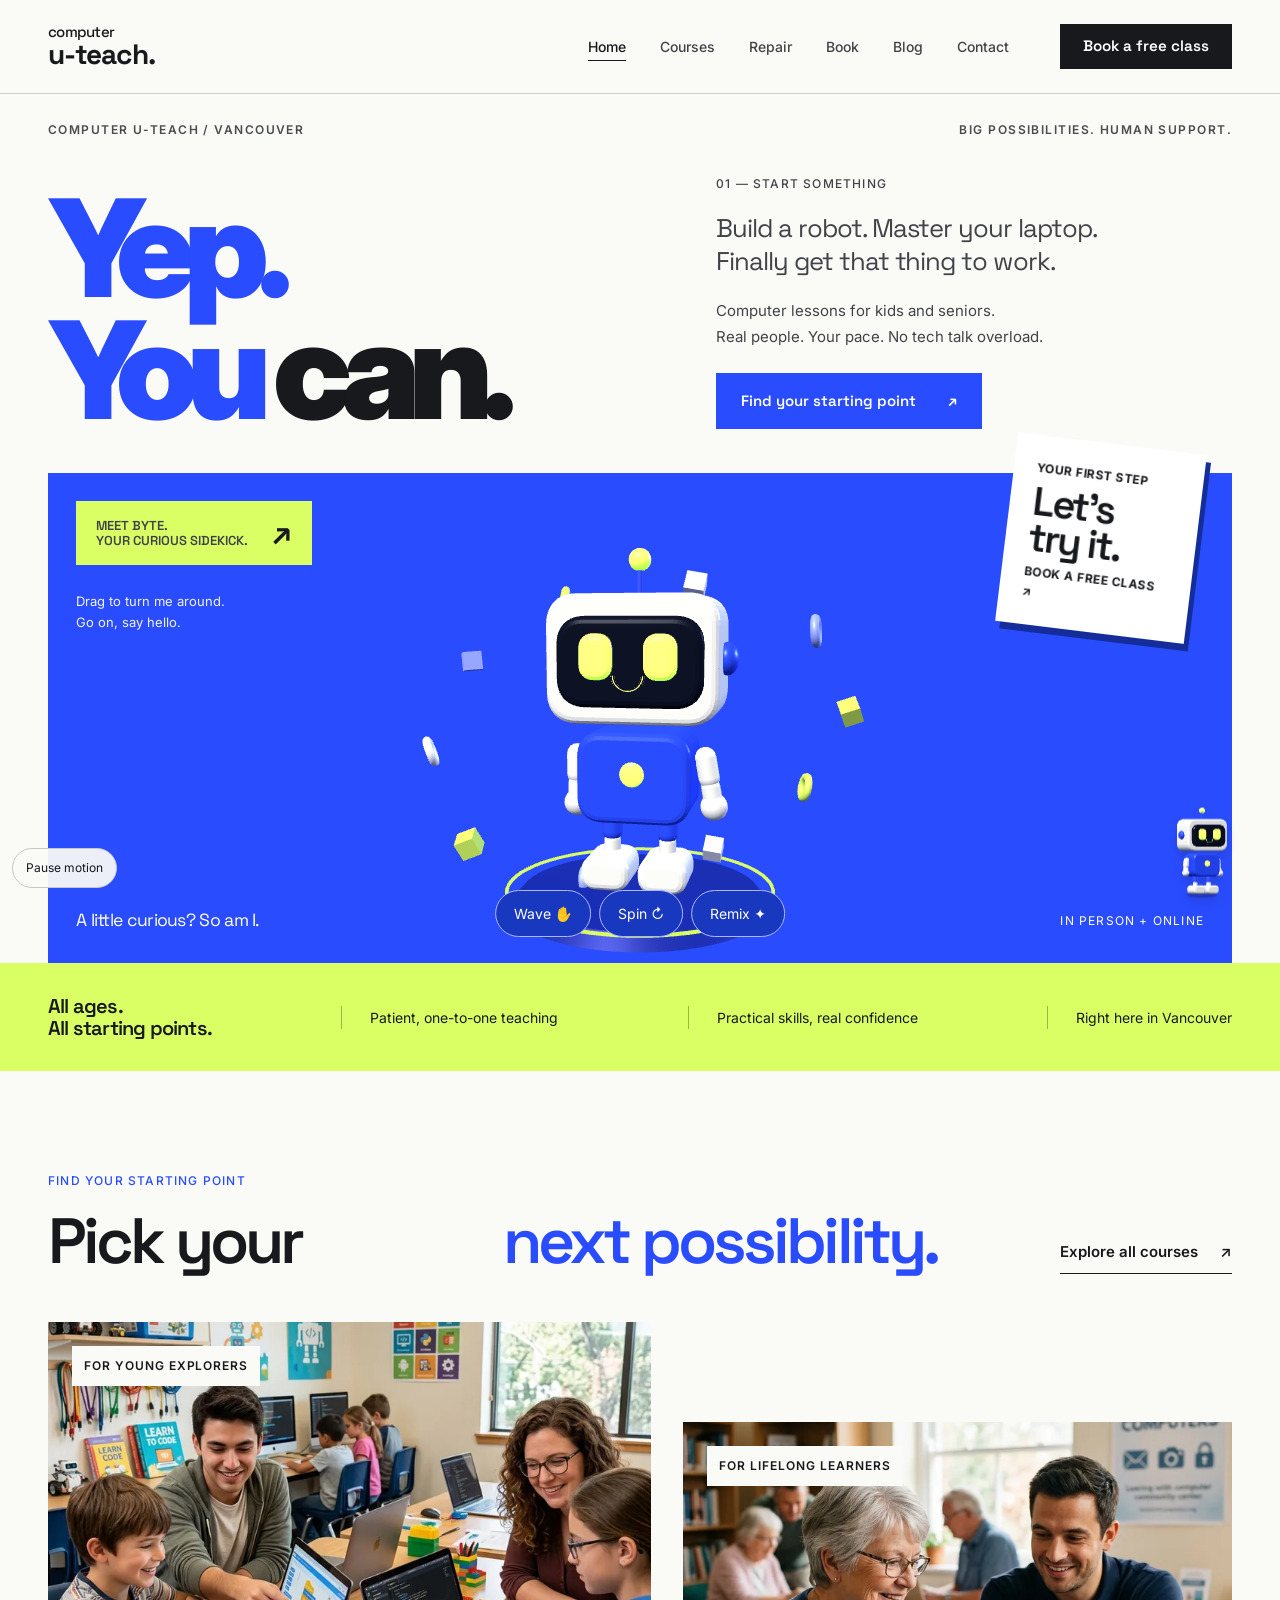
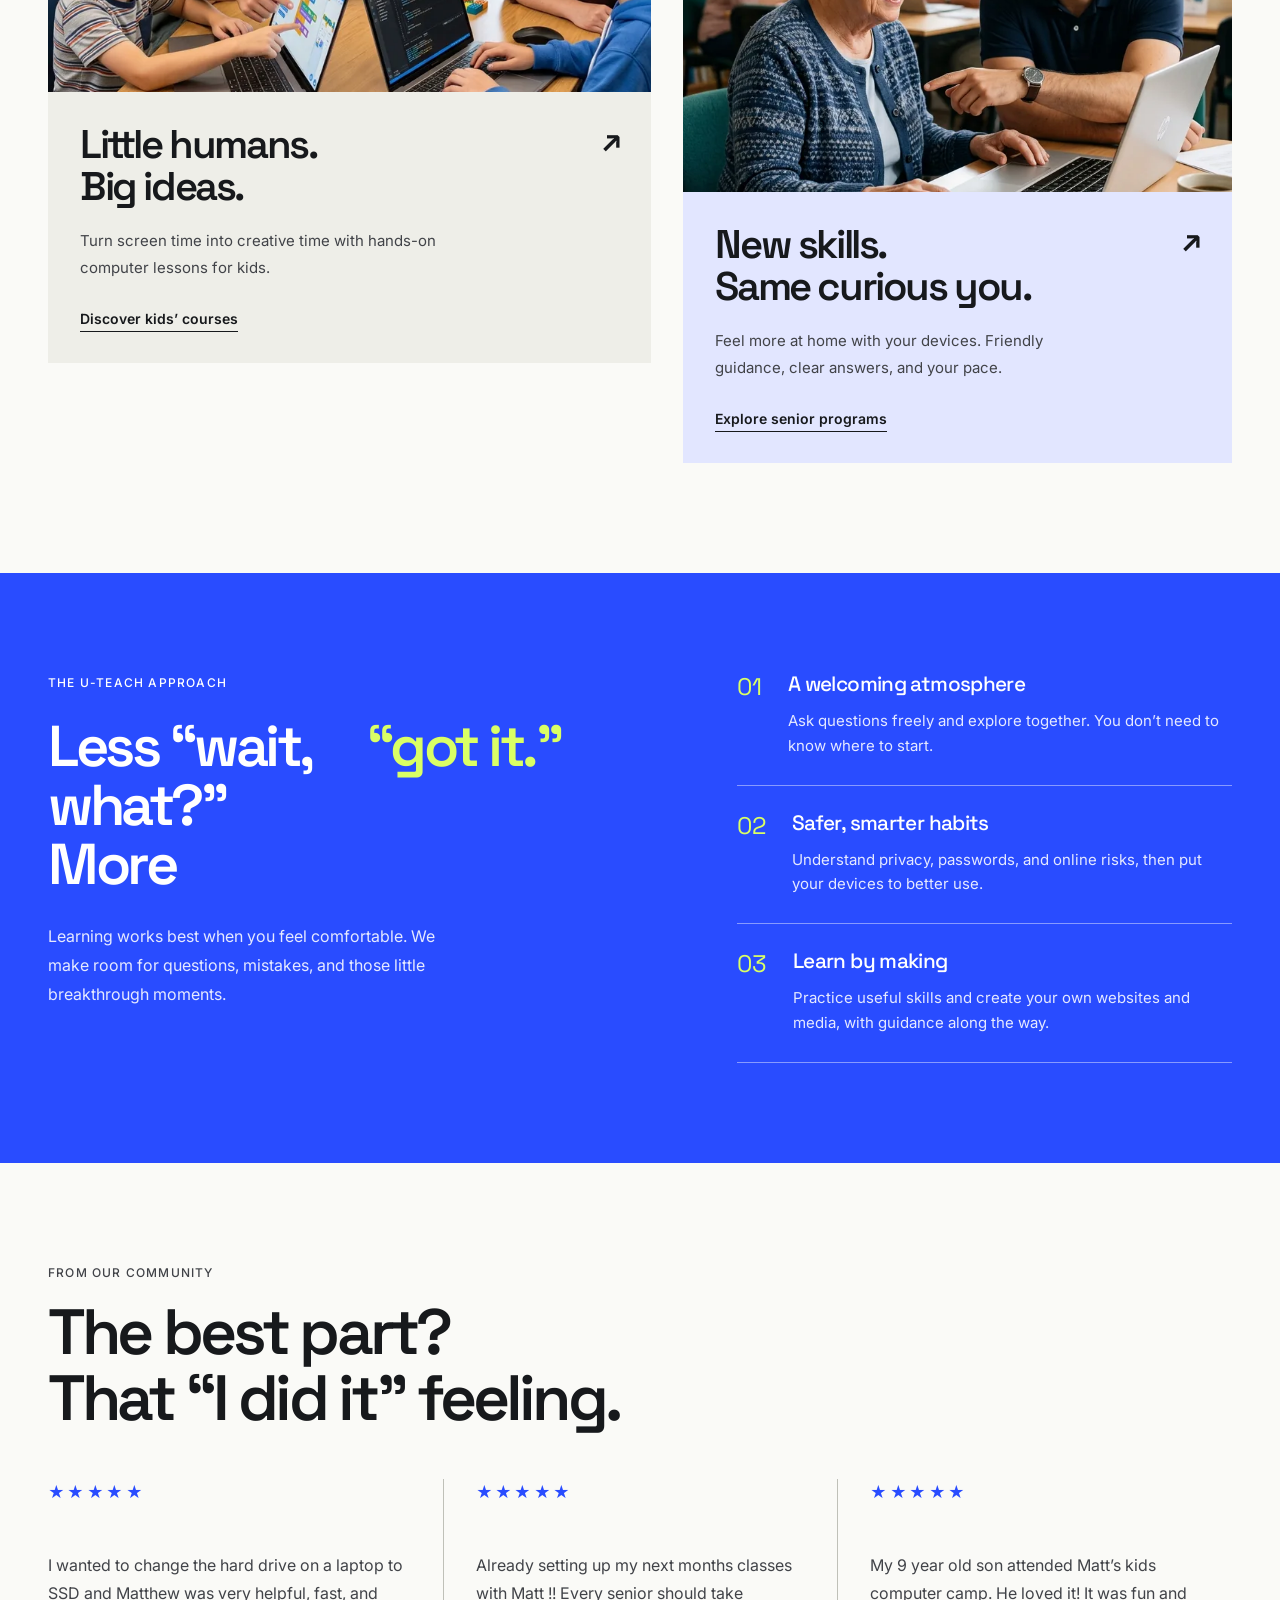
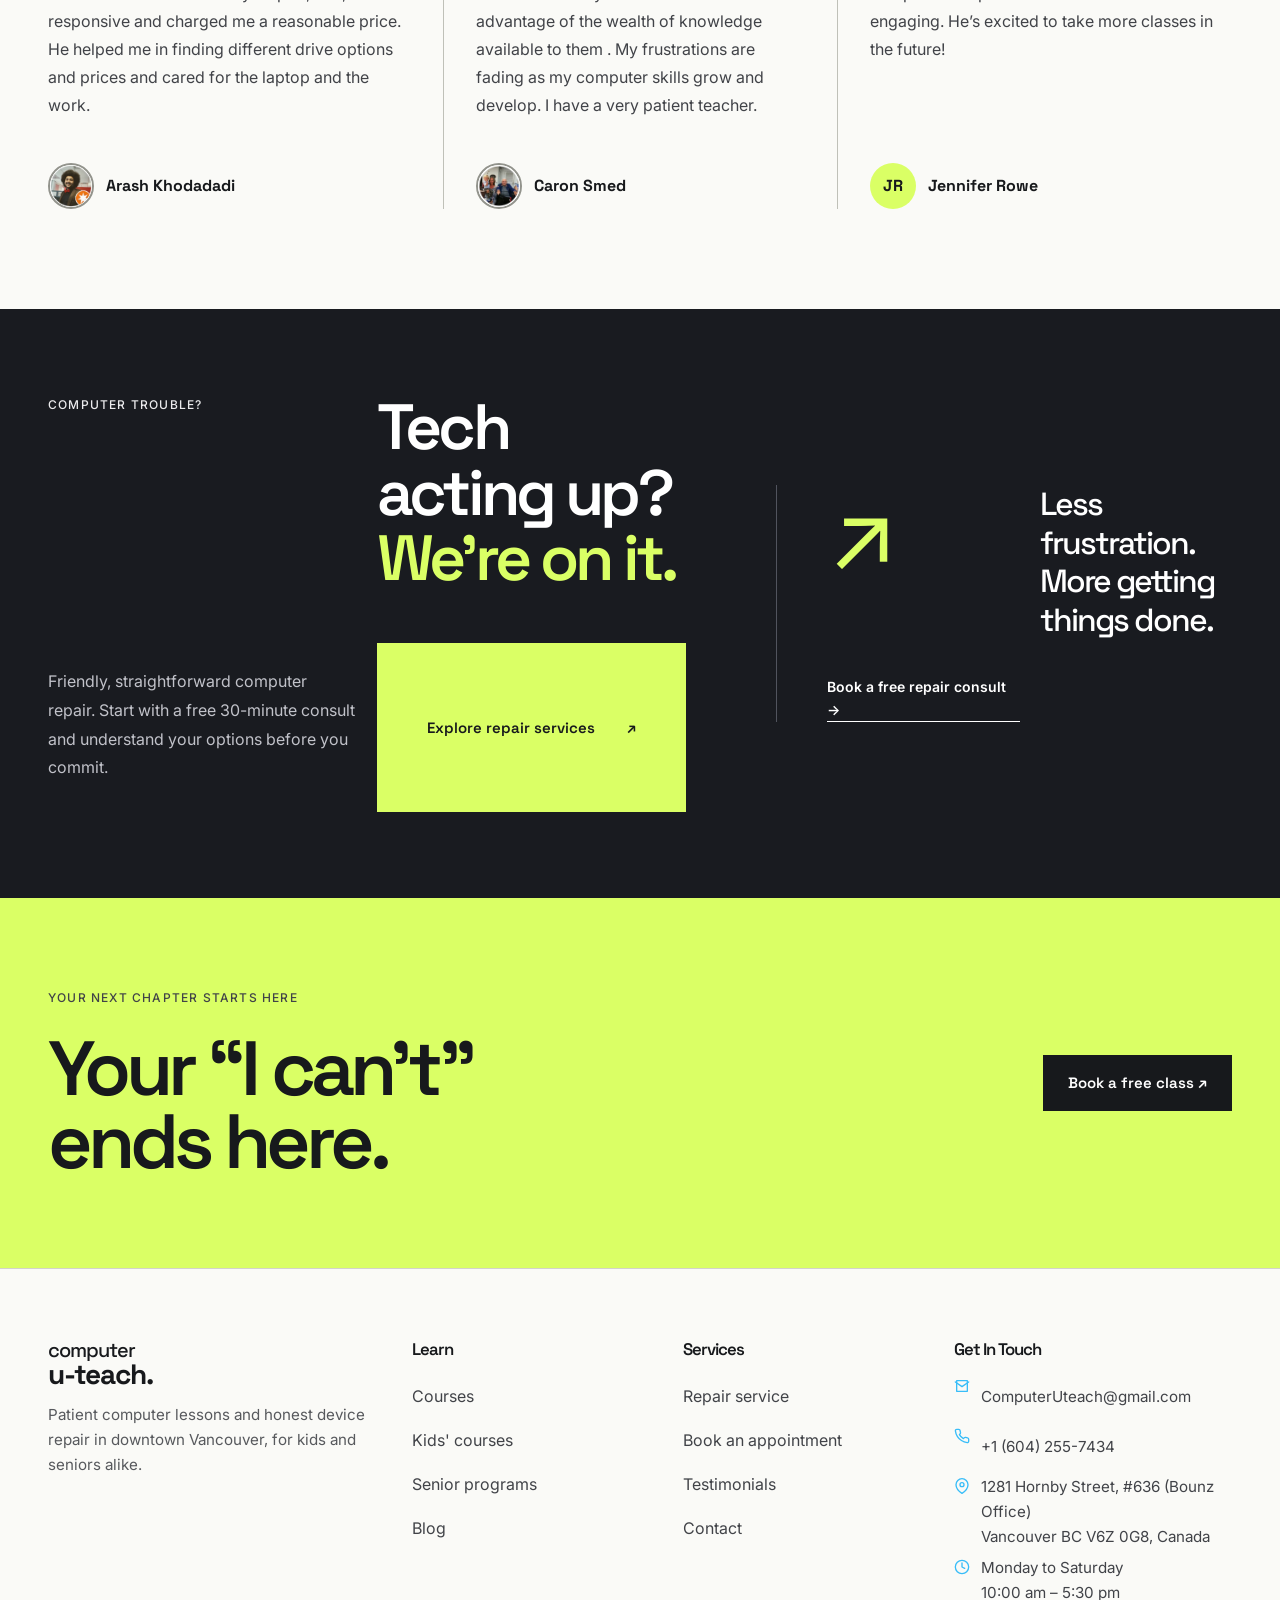
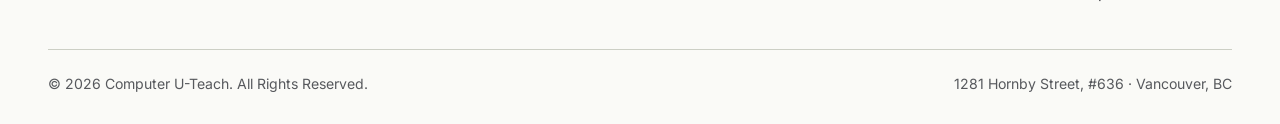
<file: index.html>
<!DOCTYPE html>
<html lang="en-CA" class="">
<head>
<meta charset="utf-8">
<meta name="viewport" content="width=device-width, initial-scale=1">


<title>Computer U-Teach — Computer Lessons &amp; Repair for Kids and Seniors in Vancouver</title>
<meta name="description" content="Patient, friendly computer lessons and fast device repair in downtown Vancouver. Specialised classes for kids and seniors, plus expert laptop and PC repair. Book a free class or consult.">
<link rel="canonical" href="https://www.canuteach.me/">

<meta property="og:type" content="website">
<meta property="og:title" content="Computer U-Teach — Computer Lessons &amp; Repair in Vancouver">
<meta property="og:description" content="Patient computer lessons for kids and seniors, plus expert device repair. Downtown Vancouver.">
<meta property="og:url" content="https://www.canuteach.me/">
<meta name="theme-color" content="#2563EB">


<link rel="preconnect" href="https://fonts.googleapis.com">
<link rel="preconnect" href="https://fonts.gstatic.com" crossorigin>
<link href="https://fonts.googleapis.com/css2?family=Inter:wght@400;500;600;700;800;900&family=Space+Grotesk:wght@400;500;600;700&display=swap" rel="stylesheet">

<link rel="stylesheet" href="assets/css/styles.css">
<link rel="stylesheet" href="assets/css/redesign.css">
<link rel="stylesheet" href="assets/css/wow.css">
<link rel="icon" href="assets/img/mascot.svg" type="image/svg+xml">


<script type="application/ld+json">
{
  "@context": "https://schema.org",
  "@type": "LocalBusiness",
  "name": "Computer U-Teach",
  "image": "https://www.canuteach.me/assets/img/mascot.svg",
  "url": "https://www.canuteach.me/",
  "telephone": "+1-604-255-7434",
  "email": "ComputerUteach@gmail.com",
  "address": {
    "@type": "PostalAddress",
    "streetAddress": "1281 Hornby Street, #636 (Bounz Office)",
    "addressLocality": "Vancouver",
    "addressRegion": "BC",
    "postalCode": "V6Z 0G8",
    "addressCountry": "CA"
  },
  "openingHoursSpecification": [{
    "@type": "OpeningHoursSpecification",
    "dayOfWeek": ["Monday","Tuesday","Wednesday","Thursday","Friday","Saturday"],
    "opens": "10:00",
    "closes": "17:30"
  }]
}
</script>
</head>
<body class="home-page">

<a class="skip-link" href="#main">Skip to content</a>


<header class="site-header">
  <div class="container nav">
    <a class="brand" href="index.html" aria-label="Computer U-Teach — home">
      <span class="brand__mark" aria-hidden="true">u<span class="brand-dot">.</span></span>
      <span class="brand__name">computer<br><b>u-teach.</b></span>
    </a>

    <button class="nav__toggle" aria-expanded="false" aria-controls="nav-links" aria-label="Menu">
      <span></span>
    </button>

    <ul class="nav__links" id="nav-links">
      <li><a href="index.html" aria-current="page">Home</a></li>
      <li><a href="courses.html">Courses</a></li>
      <li><a href="repair.html">Repair</a></li>
      <li><a href="booking.html">Book</a></li>
      <li><a href="blog.html">Blog</a></li>
      <li><a href="contact.html">Contact</a></li>
      <li class="nav__mobile-cta"><a class="btn btn--primary" href="booking.html">Book a free class</a></li>
    </ul>

    <div class="nav__cta">
      <a class="btn btn--primary" href="booking.html">Book a free class</a>
    </div>
  </div>
</header>

<main id="main" class="main">
<section class="bold-hero"><div class="container"><div class="hero-topline"><span>COMPUTER U-TEACH / VANCOUVER</span><span>BIG POSSIBILITIES. HUMAN SUPPORT.</span></div><div class="statement"><h1>Yep.<br>You <em>can.</em></h1><div class="statement-side"><span class="mini-index">01 — START SOMETHING</span><p>Build a robot. Master your laptop.<br>Finally get that thing to work.</p><p class="hero-description">Computer lessons for kids and seniors.<br>Real people. Your pace. No tech talk overload.</p><a class="btn btn--primary" href="courses.html">Find your starting point <span aria-hidden="true">↗</span></a></div></div><div class="hero-stage"><img src="assets/img/photos/hero-robotics.webp" width="1200" height="655" alt="Children and an instructor celebrating a robotics project" fetchpriority="high"><div class="stage-label"><span>MEET BYTE.<br>YOUR CURIOUS SIDEKICK.</span><a href="courses.html#kids" aria-label="Explore hands-on courses for kids">↗</a></div><a class="stage-sticker" href="booking.html"><span>YOUR FIRST STEP</span><strong>Let’s<br>try it.</strong><span>BOOK A FREE CLASS ↗</span></a><p class="play-hint">Drag to turn me around.<br>Go on, say hello.</p><div class="play-controls" aria-label="Play with Byte"><button type="button" data-byte="wave">Wave ✋</button><button type="button" data-byte="spin">Spin ↻</button><button type="button" data-byte="color">Remix ✦</button></div><div class="stage-bottom"><span>A little curious? So am I.</span><span>IN PERSON + ONLINE</span></div></div></div></section><div class="welcome-strip"><div class="container"><strong>All ages.<br>All starting points.</strong><span>Patient, one-to-one teaching</span><span>Practical skills, real confidence</span><span>Right here in Vancouver</span></div></div>
<section class="section pathways" id="courses"><div class="container"><div class="heading-row"><div><span class="kicker">FIND YOUR STARTING POINT</span><h2>Pick your<br><em>next possibility.</em></h2></div><a class="text-link" href="courses.html">Explore all courses <span aria-hidden="true">↗</span></a></div><div class="path-grid"><a class="path-card" href="courses.html#kids"><div class="path-image"><img src="assets/img/photos/kids-coding.webp" alt="Children learning to code with their instructors" width="800" height="800" loading="lazy"><span class="image-chip">FOR YOUNG EXPLORERS</span></div><div class="path-body"><h3>Little humans.<br>Big ideas. <span aria-hidden="true">↗</span></h3><p>Turn screen time into creative time with hands-on computer lessons for kids.</p><span class="path-link">Discover kids’ courses</span></div></a><a class="path-card" href="courses.html#seniors"><div class="path-image"><img src="assets/img/photos/senior-lesson.webp" alt="A senior learning on a laptop with a patient instructor" width="800" height="800" loading="lazy"><span class="image-chip">FOR LIFELONG LEARNERS</span></div><div class="path-body"><h3>New skills.<br>Same curious you. <span aria-hidden="true">↗</span></h3><p>Feel more at home with your devices. Friendly guidance, clear answers, and your pace.</p><span class="path-link">Explore senior programs</span></div></a></div></div></section>
<section class="approach section" id="why"><div class="container approach-grid"><div><span class="kicker">THE U-TEACH APPROACH</span><h2>Less “wait, what?”<br>More <em>“got it.”</em></h2><p>Learning works best when you feel comfortable. We make room for questions, mistakes, and those little breakthrough moments.</p></div><div class="approach-items"><article><span>01</span><div><h3>A welcoming atmosphere</h3><p>Ask questions freely and explore together. You don’t need to know where to start.</p></div></article><article><span>02</span><div><h3>Safer, smarter habits</h3><p>Understand privacy, passwords, and online risks, then put your devices to better use.</p></div></article><article><span>03</span><div><h3>Learn by making</h3><p>Practice useful skills and create your own websites and media, with guidance along the way.</p></div></article></div></div></section>
<section class="section" id="testimonials"><div class="container"><div class="heading-row"><div><span class="kicker">FROM OUR COMMUNITY</span><h2>The best part?<br>That “I did it” feeling.</h2></div></div><div class="reviews"><article class="card quote">
              <div class="quote__stars" aria-label="Five out of five stars">★★★★★</div>
              <p>
                I wanted to change the hard drive on a laptop to SSD and Matthew was very
                helpful, fast, and responsive and charged me a reasonable price. He helped
                me in finding different drive options and prices and cared for the laptop
                and the work.
              </p>
              <div class="quote__who">
                <img class="quote__avatar quote__avatar--photo" src="assets/img/photos/avatar-arash.webp"
                     width="200" height="200" loading="lazy" decoding="async"
                     alt="" aria-hidden="true">
                <span class="quote__name">Arash Khodadadi</span>
              </div>
            </article><article class="card quote">
              <div class="quote__stars" aria-label="Five out of five stars">★★★★★</div>
              <p>
                Already setting up my next months classes with Matt !! Every senior should
                take advantage of the wealth of knowledge available to them . My frustrations
                are fading as my computer skills grow and develop. I have a very patient teacher.
              </p>
              <div class="quote__who">
                <img class="quote__avatar quote__avatar--photo" src="assets/img/photos/avatar-caron.webp"
                     width="200" height="200" loading="lazy" decoding="async"
                     alt="" aria-hidden="true">
                <span class="quote__name">Caron Smed</span>
              </div>
            </article><article class="card quote">
              <div class="quote__stars" aria-label="Five out of five stars">★★★★★</div>
              <p>
                My 9 year old son attended Matt&rsquo;s kids computer camp. He loved it! It was
                fun and engaging. He&rsquo;s excited to take more classes in the future!
              </p>
              <div class="quote__who">
                <span class="quote__avatar" aria-hidden="true">JR</span>
                <span class="quote__name">Jennifer Rowe</span>
              </div>
            </article></div></div></section><section class="repair-banner" id="repair"><div class="container repair-layout"><div><span class="kicker">COMPUTER TROUBLE?</span><h2>Tech acting up?<br><em>We’re on it.</em></h2><p>Friendly, straightforward computer repair. Start with a free 30-minute consult and understand your options before you commit.</p><a class="btn btn--primary" href="repair.html">Explore repair services <span aria-hidden="true">↗</span></a></div><div class="repair-aside"><span aria-hidden="true" class="repair-glyph">↗</span><h3>Less frustration.<br>More getting things done.</h3><a class="text-link" href="booking.html">Book a free repair consult →</a></div></div></section><section class="closing"><div class="container"><div><span class="kicker">YOUR NEXT CHAPTER STARTS HERE</span><h2>Your “I can’t”<br>ends here.</h2></div><a class="btn btn--primary" href="booking.html">Book a free class ↗</a></div></section></main>


<footer class="site-footer">
  <div class="container">
    <div class="footer__grid">
      <div>
        <div class="footer__brand">
          <span class="brand__mark" aria-hidden="true">u<span class="brand-dot">.</span></span>
          <span class="brand__name">computer<br><b>u-teach.</b></span>
        </div>
        <p style="color:#94A3B8;font-size:.95rem;max-width:34ch">
          Patient computer lessons and honest device repair in downtown Vancouver,
          for kids and seniors alike.
        </p>
      </div>

      <nav aria-labelledby="f-learn">
        <h2 id="f-learn">Learn</h2>
        <ul class="footer__list">
          <li><a href="courses.html">Courses</a></li>
          <li><a href="courses.html#kids">Kids' courses</a></li>
          <li><a href="courses.html#seniors">Senior programs</a></li>
          <li><a href="blog.html">Blog</a></li>
        </ul>
      </nav>

      <nav aria-labelledby="f-serv">
        <h2 id="f-serv">Services</h2>
        <ul class="footer__list">
          <li><a href="repair.html">Repair service</a></li>
          <li><a href="booking.html">Book an appointment</a></li>
          <li><a href="index.html#testimonials">Testimonials</a></li>
          <li><a href="contact.html">Contact</a></li>
        </ul>
      </nav>

      <div>
        <h2>Get In Touch</h2>
        <div class="footer__contact">
          <div>
            <svg width="16" height="16" viewBox="0 0 24 24" fill="none" stroke="currentColor" stroke-width="2" stroke-linecap="round" stroke-linejoin="round" aria-hidden="true"><path d="M4 4h16v16H4z"/><path d="M22 6l-10 7L2 6"/></svg>
            <a href="mailto:ComputerUteach@gmail.com">ComputerUteach@gmail.com</a>
          </div>
          <div>
            <svg width="16" height="16" viewBox="0 0 24 24" fill="none" stroke="currentColor" stroke-width="2" stroke-linecap="round" stroke-linejoin="round" aria-hidden="true"><path d="M22 16.9v3a2 2 0 01-2.2 2 19.8 19.8 0 01-8.6-3.1 19.5 19.5 0 01-6-6A19.8 19.8 0 012.1 4.2 2 2 0 014.1 2h3a2 2 0 012 1.7c.1 1 .3 1.9.6 2.8a2 2 0 01-.4 2.1L8.1 9.9a16 16 0 006 6l1.3-1.2a2 2 0 012.1-.5c.9.3 1.8.5 2.8.6a2 2 0 011.7 2z"/></svg>
            <a href="tel:+16042557434">+1 (604) 255-7434</a>
          </div>
          <div>
            <svg width="16" height="16" viewBox="0 0 24 24" fill="none" stroke="currentColor" stroke-width="2" stroke-linecap="round" stroke-linejoin="round" aria-hidden="true"><path d="M21 10c0 7-9 13-9 13s-9-6-9-13a9 9 0 0118 0z"/><circle cx="12" cy="10" r="3"/></svg>
            <address style="font-style:normal">
              1281 Hornby Street, #636 (Bounz Office)<br>
              Vancouver BC V6Z 0G8, Canada
            </address>
          </div>
          <div>
            <svg width="16" height="16" viewBox="0 0 24 24" fill="none" stroke="currentColor" stroke-width="2" stroke-linecap="round" stroke-linejoin="round" aria-hidden="true"><circle cx="12" cy="12" r="10"/><path d="M12 6v6l4 2"/></svg>
            <span>Monday to Saturday<br>10:00 am &ndash; 5:30 pm</span>
          </div>
        </div>
      </div>
    </div>

    <div class="footer__bottom">
      <span>&copy; <span data-year>2026</span> Computer U-Teach. All Rights Reserved.</span>
      <span>1281 Hornby Street, #636 &middot; Vancouver, BC</span>
    </div>
  </div>
</footer>


<script src="assets/js/main.js" defer></script>
<script type="module" src="assets/js/wow.js"></script>
</body>
</html>
</file>
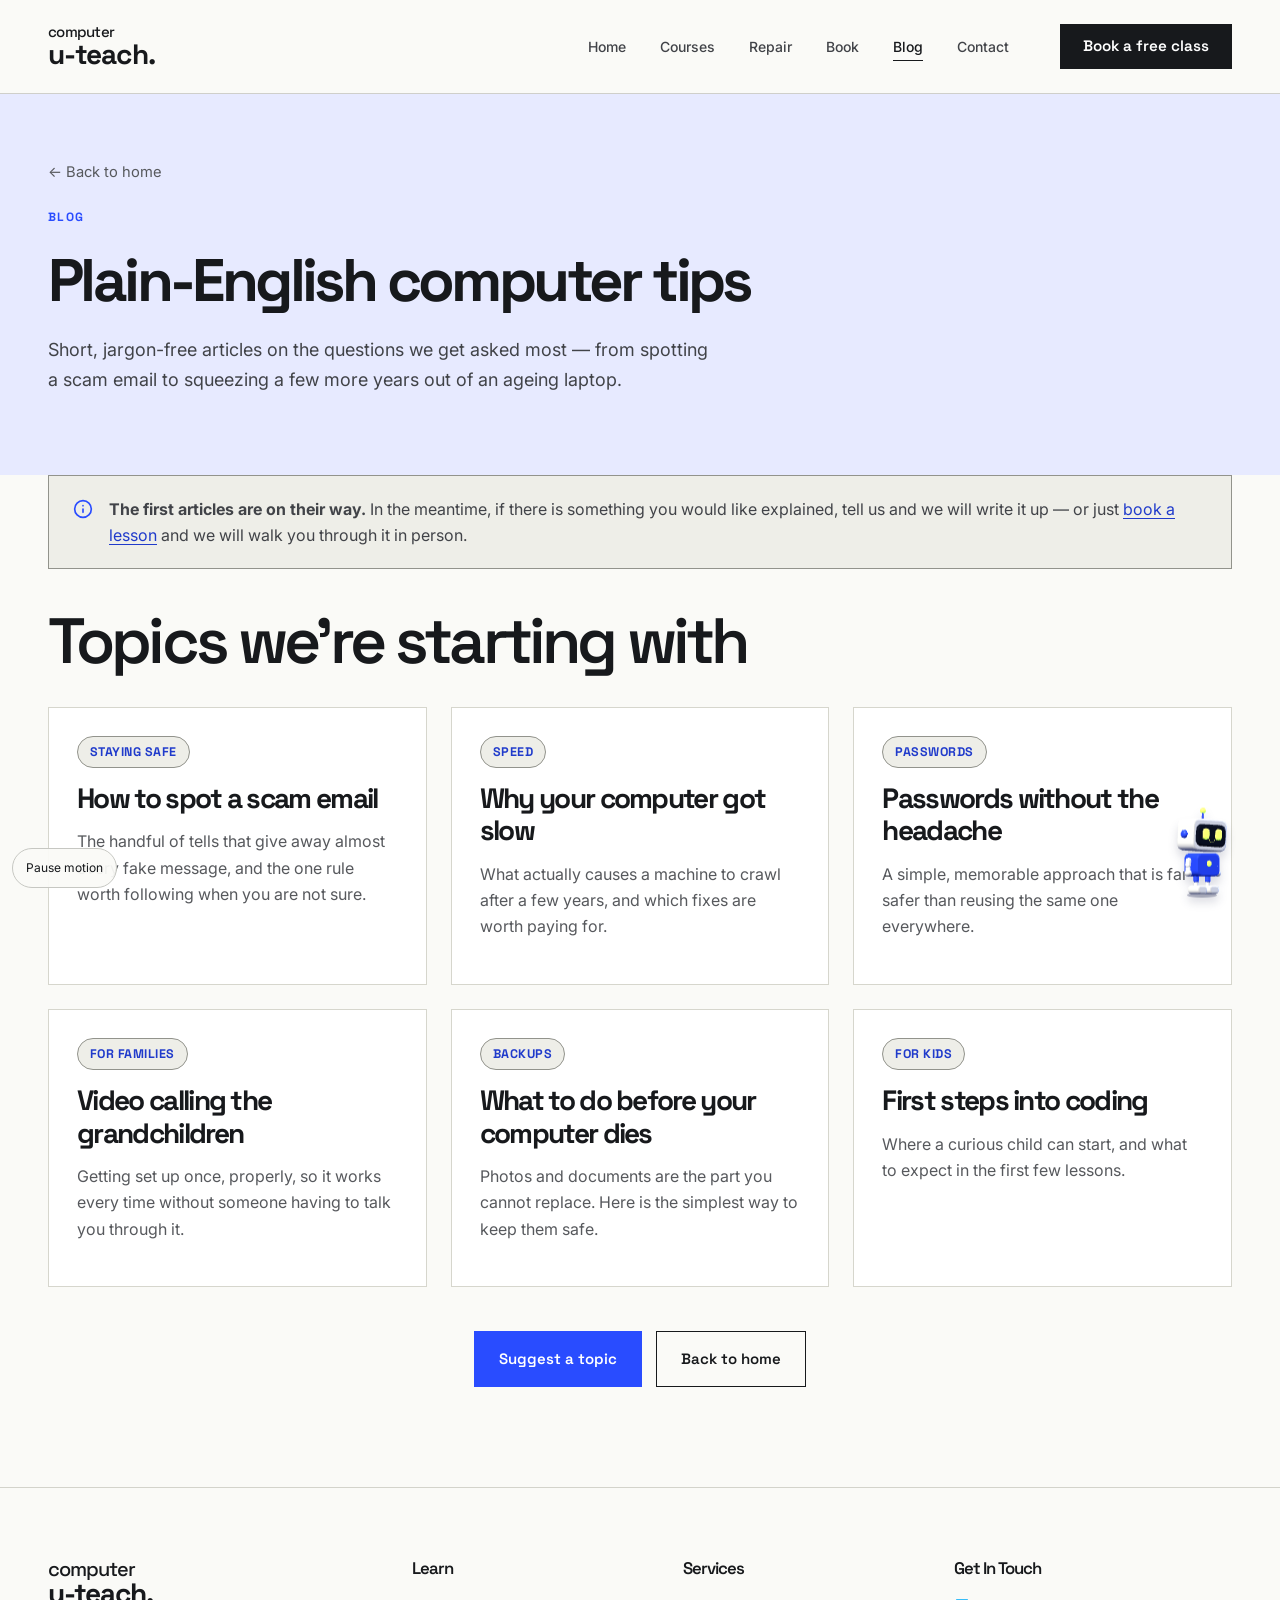
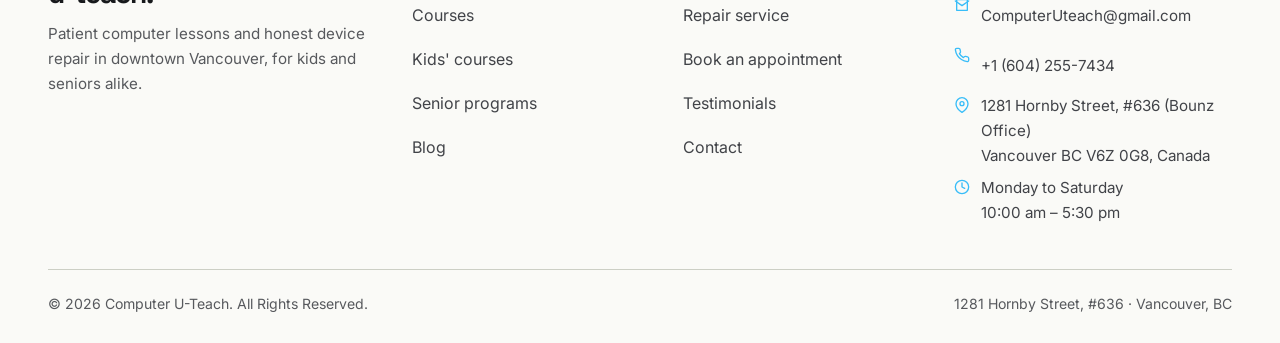
<file: blog.html>
<!DOCTYPE html>
<html lang="en-CA">
<head>
<meta charset="utf-8">
<meta name="viewport" content="width=device-width, initial-scale=1">
<title>Blog — Computer U-Teach | Plain-English Computer Tips</title>
<meta name="description" content="Plain-English computer tips from Computer U-Teach in Vancouver — staying safe online, speeding up a slow machine, and getting more from the device you already own.">
<link rel="canonical" href="https://www.canuteach.me/blog.html">
<meta name="theme-color" content="#2563EB">
<link rel="preconnect" href="https://fonts.googleapis.com">
<link rel="preconnect" href="https://fonts.gstatic.com" crossorigin>
<link href="https://fonts.googleapis.com/css2?family=Inter:wght@400;500;600;700;800;900&family=Space+Grotesk:wght@400;500;600;700&display=swap" rel="stylesheet">
<link rel="stylesheet" href="assets/css/styles.css">
<link rel="stylesheet" href="assets/css/redesign.css">
<link rel="stylesheet" href="assets/css/wow.css">
<link rel="icon" href="assets/img/mascot.svg" type="image/svg+xml">
</head>
<body>

<a class="skip-link" href="#main">Skip to content</a>

<header class="site-header">
  <div class="container nav">
    <a class="brand" href="index.html" aria-label="Computer U-Teach — home">
      <span class="brand__mark" aria-hidden="true">u<span class="brand-dot">.</span></span>
      <span class="brand__name">computer<br><b>u-teach.</b></span>
    </a>
    <button class="nav__toggle" aria-expanded="false" aria-controls="nav-links" aria-label="Menu"><span></span></button>
    <ul class="nav__links" id="nav-links">
      <li><a href="index.html">Home</a></li>
      <li><a href="courses.html">Courses</a></li>
      <li><a href="repair.html">Repair</a></li>
      <li><a href="booking.html">Book</a></li>
      <li><a href="blog.html" aria-current="page">Blog</a></li>
      <li><a href="contact.html">Contact</a></li>
      <li class="nav__mobile-cta"><a class="btn btn--primary" href="booking.html">Book a free class</a></li>
    </ul>
    <div class="nav__cta"><a class="btn btn--primary" href="booking.html">Book a free class</a></div>
  </div>
</header>

<main class="main" id="main">

  
  <section class="hero" style="padding-block:clamp(40px,6vw,64px)">
    <div class="container">
      <nav aria-label="Breadcrumb" style="margin-bottom:18px">
        <a href="index.html" style="font-size:.92rem;color:var(--muted);text-decoration:none">&larr; Back to home</a>
      </nav>
      <span class="eyebrow">Blog</span>
      <h1>Plain-English computer tips</h1>
      <p class="lede" style="max-width:60ch">
        Short, jargon-free articles on the questions we get asked most &mdash; from
        spotting a scam email to squeezing a few more years out of an ageing laptop.
      </p>
    </div>
  </section>

  <section class="section" style="padding-top:0">
    <div class="container">
      <div class="callout reveal" style="margin-bottom:40px">
        <svg width="20" height="20" viewBox="0 0 24 24" fill="none" stroke="currentColor" stroke-width="2" stroke-linecap="round" stroke-linejoin="round" aria-hidden="true"><circle cx="12" cy="12" r="10"/><path d="M12 16v-4M12 8h.01"/></svg>
        <p>
          <strong>The first articles are on their way.</strong> In the meantime, if there
          is something you would like explained, tell us and we will write it up &mdash;
          or just <a href="booking.html">book a lesson</a> and we will walk you through it
          in person.
        </p>
      </div>

      <h2 class="reveal">Topics we&rsquo;re starting with</h2>
      <div class="grid grid--3" style="margin-top:24px">
        <article class="card reveal">
          <span class="pill">Staying safe</span>
          <h3 style="margin-top:14px">How to spot a scam email</h3>
          <p style="color:var(--muted)">
            The handful of tells that give away almost every fake message, and the one
            rule worth following when you are not sure.
          </p>
        </article>

        <article class="card reveal" data-delay="1">
          <span class="pill">Speed</span>
          <h3 style="margin-top:14px">Why your computer got slow</h3>
          <p style="color:var(--muted)">
            What actually causes a machine to crawl after a few years, and which fixes
            are worth paying for.
          </p>
        </article>

        <article class="card reveal" data-delay="2">
          <span class="pill">Passwords</span>
          <h3 style="margin-top:14px">Passwords without the headache</h3>
          <p style="color:var(--muted)">
            A simple, memorable approach that is far safer than reusing the same one
            everywhere.
          </p>
        </article>

        <article class="card reveal">
          <span class="pill">For families</span>
          <h3 style="margin-top:14px">Video calling the grandchildren</h3>
          <p style="color:var(--muted)">
            Getting set up once, properly, so it works every time without someone
            having to talk you through it.
          </p>
        </article>

        <article class="card reveal" data-delay="1">
          <span class="pill">Backups</span>
          <h3 style="margin-top:14px">What to do before your computer dies</h3>
          <p style="color:var(--muted)">
            Photos and documents are the part you cannot replace. Here is the simplest
            way to keep them safe.
          </p>
        </article>

        <article class="card reveal" data-delay="2">
          <span class="pill">For kids</span>
          <h3 style="margin-top:14px">First steps into coding</h3>
          <p style="color:var(--muted)">
            Where a curious child can start, and what to expect in the first few
            lessons.
          </p>
        </article>
      </div>

      <div class="btn-row btn-row--center" style="margin-top:44px">
        <a class="btn btn--primary btn--lg" href="contact.html">Suggest a topic</a>
        <a class="btn btn--secondary btn--lg" href="index.html">Back to home</a>
      </div>
    </div>
  </section>

</main>

<footer class="site-footer">
  <div class="container">
    <div class="footer__grid">
      <div>
        <div class="footer__brand">
          <span class="brand__mark" aria-hidden="true">u<span class="brand-dot">.</span></span>
          <span class="brand__name">computer<br><b>u-teach.</b></span>
        </div>
        <p style="color:#94A3B8;font-size:.95rem;max-width:34ch">
          Patient computer lessons and honest device repair in downtown Vancouver,
          for kids and seniors alike.
        </p>
      </div>
      <nav aria-labelledby="f-learn"><h2 id="f-learn">Learn</h2>
        <ul class="footer__list">
          <li><a href="courses.html">Courses</a></li>
          <li><a href="courses.html#kids">Kids' courses</a></li>
          <li><a href="courses.html#seniors">Senior programs</a></li>
          <li><a href="blog.html">Blog</a></li>
        </ul>
      </nav>
      <nav aria-labelledby="f-serv"><h2 id="f-serv">Services</h2>
        <ul class="footer__list">
          <li><a href="repair.html">Repair service</a></li>
          <li><a href="booking.html">Book an appointment</a></li>
          <li><a href="index.html#testimonials">Testimonials</a></li>
          <li><a href="contact.html">Contact</a></li>
        </ul>
      </nav>
      <div>
        <h2>Get In Touch</h2>
        <div class="footer__contact">
          <div>
            <svg width="16" height="16" viewBox="0 0 24 24" fill="none" stroke="currentColor" stroke-width="2" stroke-linecap="round" stroke-linejoin="round" aria-hidden="true"><path d="M4 4h16v16H4z"/><path d="M22 6l-10 7L2 6"/></svg>
            <a href="mailto:ComputerUteach@gmail.com">ComputerUteach@gmail.com</a>
          </div>
          <div>
            <svg width="16" height="16" viewBox="0 0 24 24" fill="none" stroke="currentColor" stroke-width="2" stroke-linecap="round" stroke-linejoin="round" aria-hidden="true"><path d="M22 16.9v3a2 2 0 01-2.2 2 19.8 19.8 0 01-8.6-3.1 19.5 19.5 0 01-6-6A19.8 19.8 0 012.1 4.2 2 2 0 014.1 2h3a2 2 0 012 1.7c.1 1 .3 1.9.6 2.8a2 2 0 01-.4 2.1L8.1 9.9a16 16 0 006 6l1.3-1.2a2 2 0 012.1-.5c.9.3 1.8.5 2.8.6a2 2 0 011.7 2z"/></svg>
            <a href="tel:+16042557434">+1 (604) 255-7434</a>
          </div>
          <div>
            <svg width="16" height="16" viewBox="0 0 24 24" fill="none" stroke="currentColor" stroke-width="2" stroke-linecap="round" stroke-linejoin="round" aria-hidden="true"><path d="M21 10c0 7-9 13-9 13s-9-6-9-13a9 9 0 0118 0z"/><circle cx="12" cy="10" r="3"/></svg>
            <address style="font-style:normal">1281 Hornby Street, #636 (Bounz Office)<br>Vancouver BC V6Z 0G8, Canada</address>
          </div>
          <div>
            <svg width="16" height="16" viewBox="0 0 24 24" fill="none" stroke="currentColor" stroke-width="2" stroke-linecap="round" stroke-linejoin="round" aria-hidden="true"><circle cx="12" cy="12" r="10"/><path d="M12 6v6l4 2"/></svg>
            <span>Monday to Saturday<br>10:00 am &ndash; 5:30 pm</span>
          </div>
        </div>
      </div>
    </div>
    <div class="footer__bottom">
      <span>&copy; <span data-year>2026</span> Computer U-Teach. All Rights Reserved.</span>
      <span>1281 Hornby Street, #636 &middot; Vancouver, BC</span>
    </div>
  </div>
</footer>

<script src="assets/js/main.js" defer></script>
<script type="module" src="assets/js/wow.js"></script>
</body>
</html>
</file>
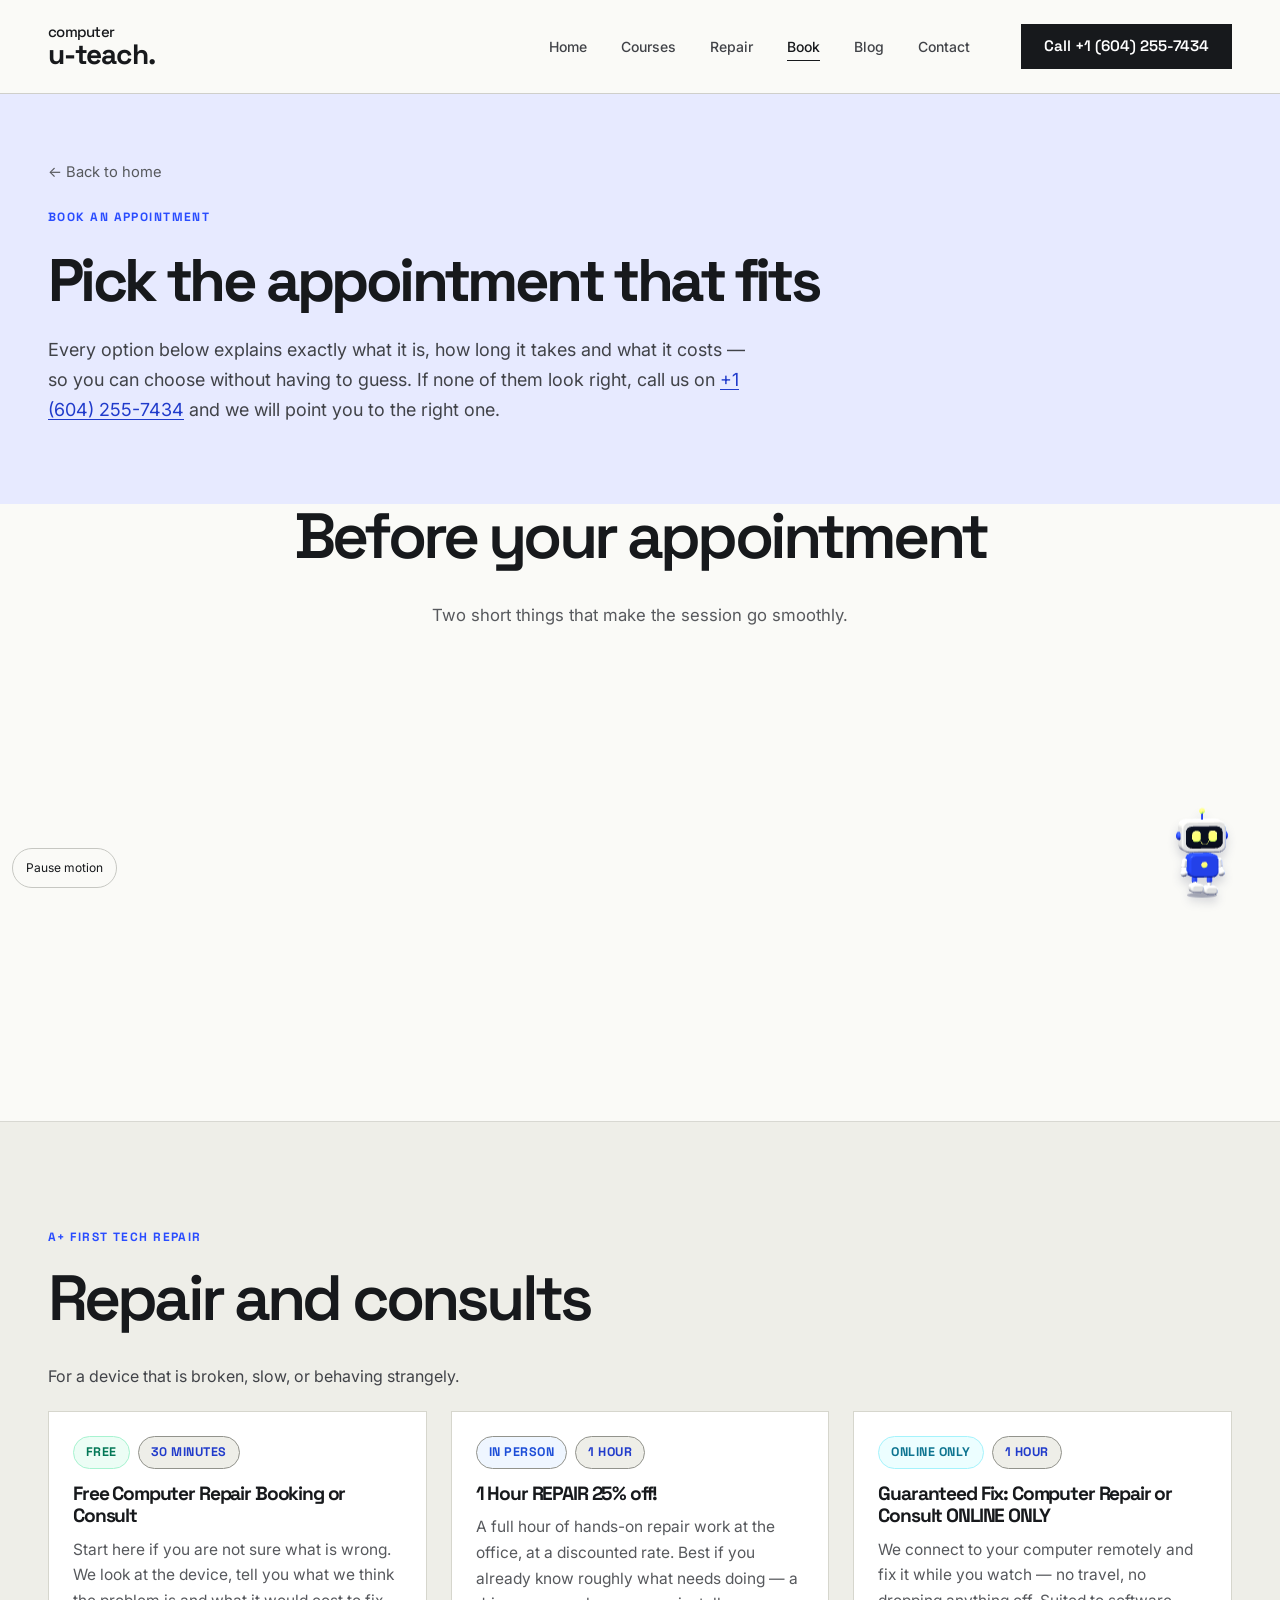
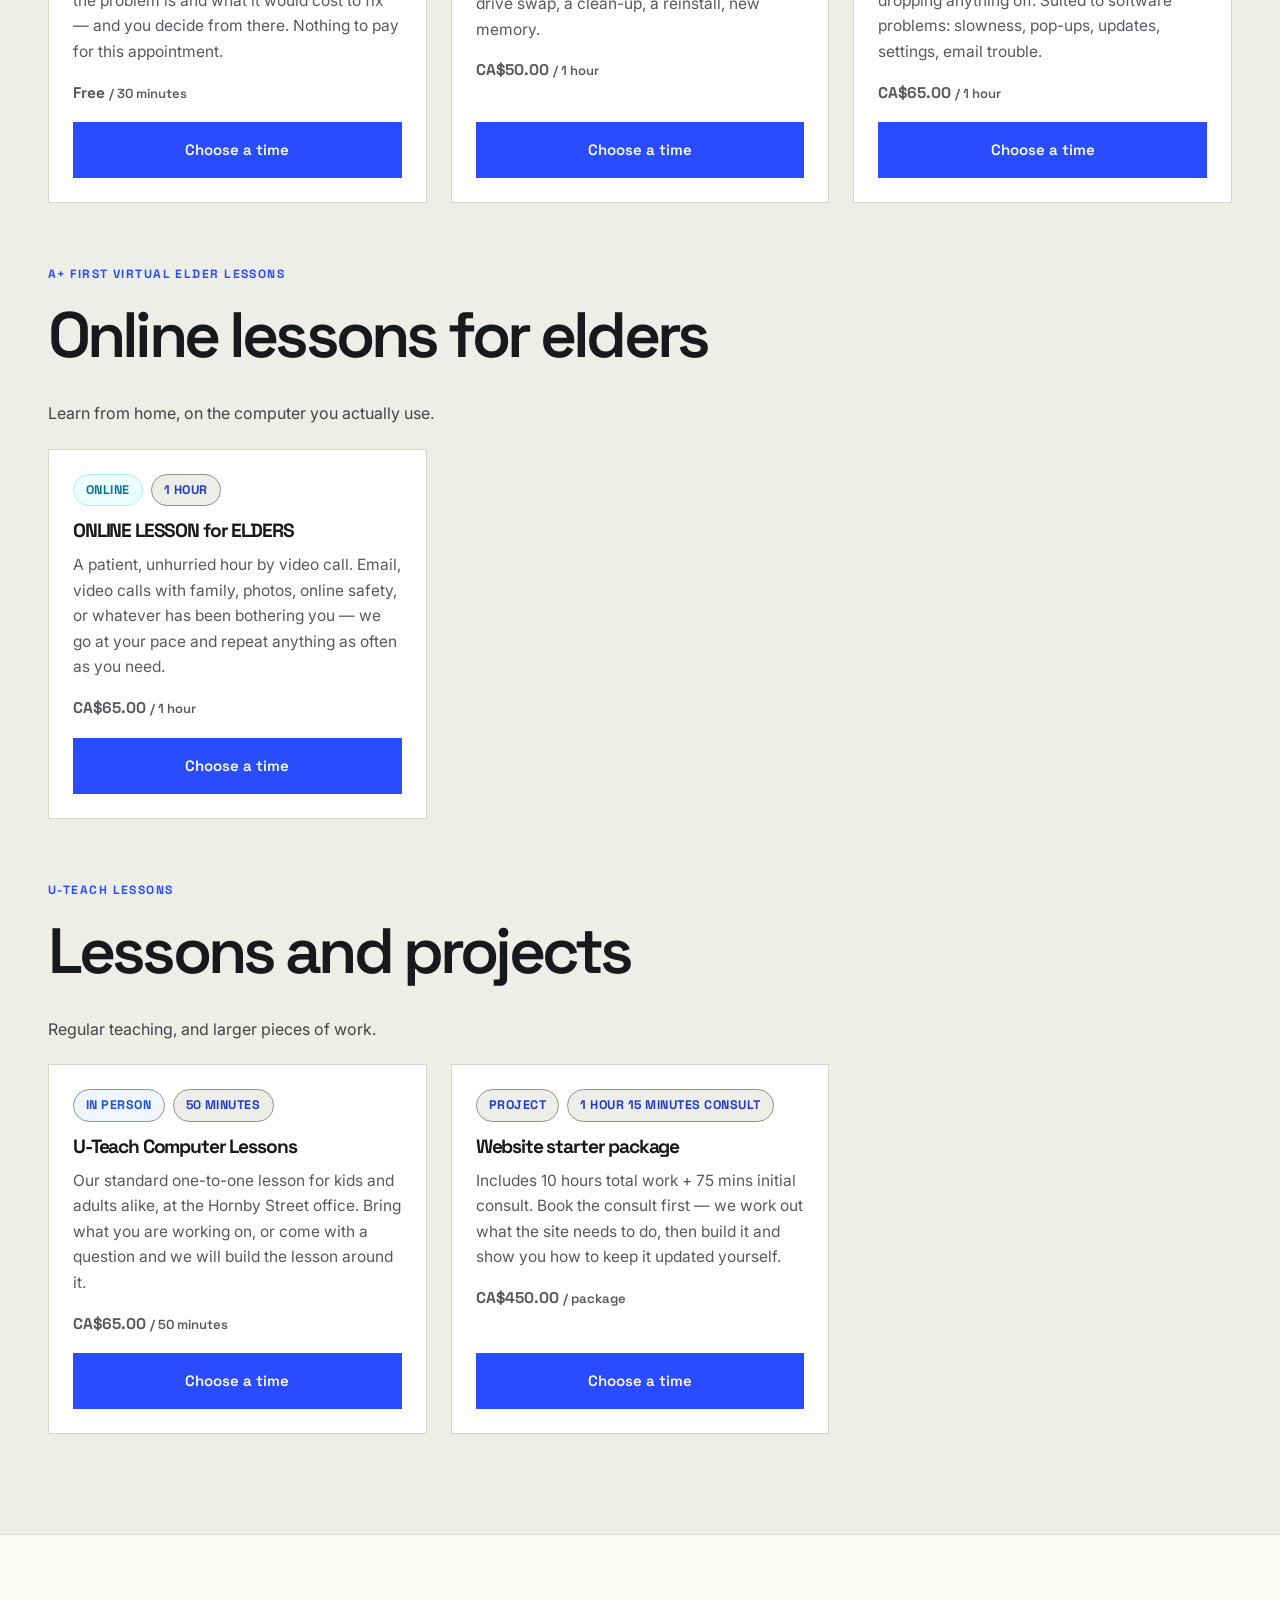
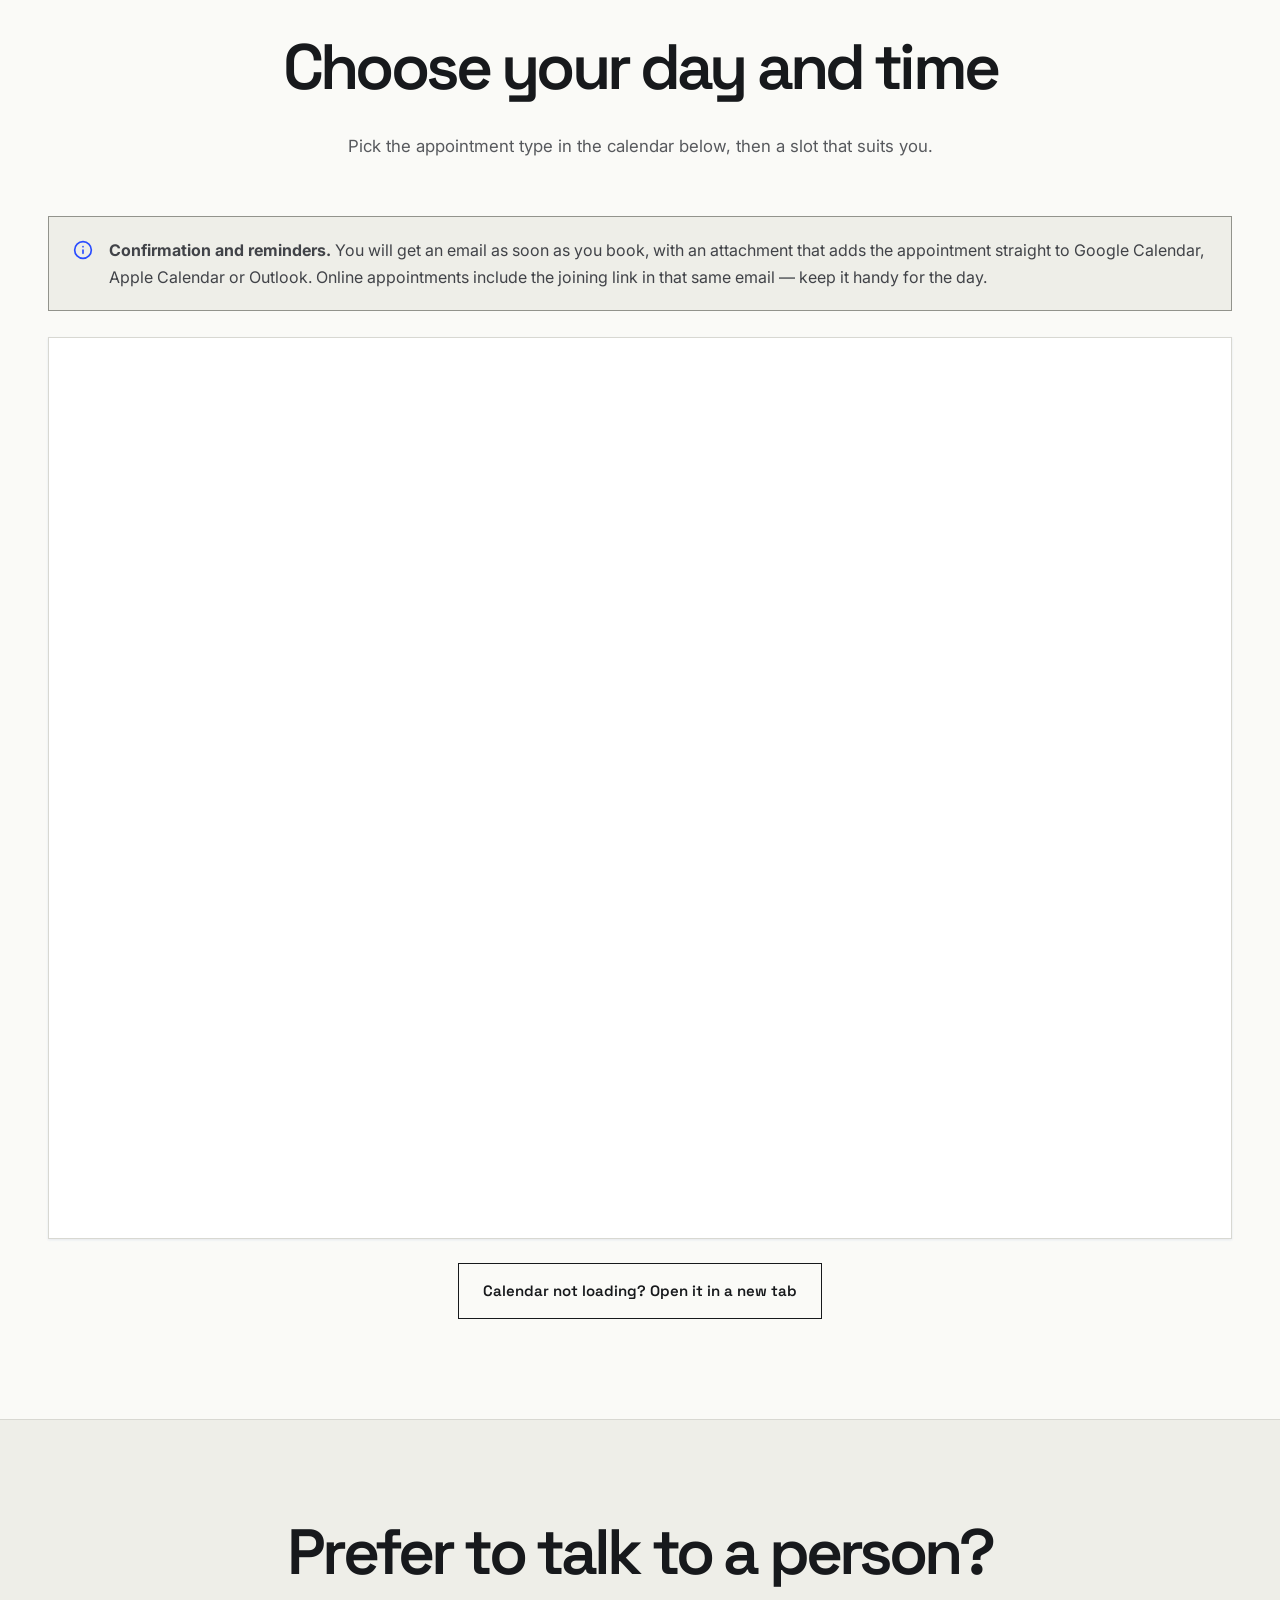
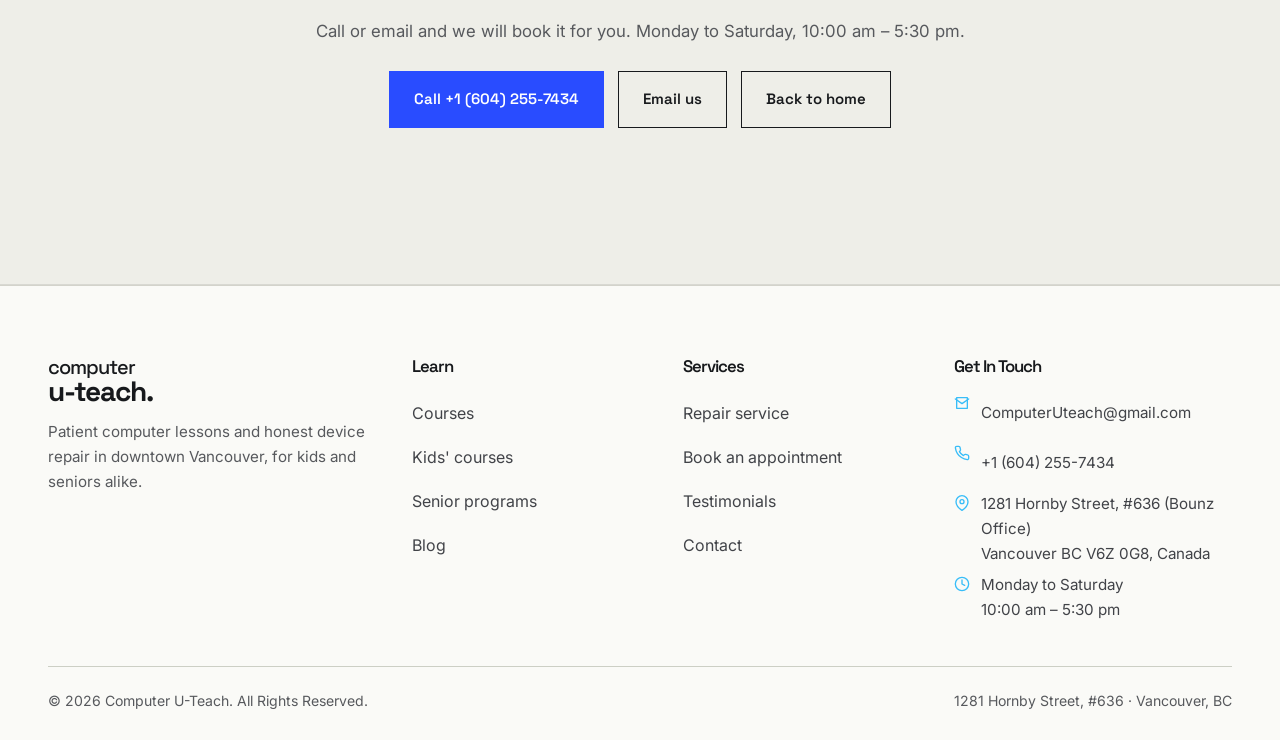
<file: booking.html>
<!DOCTYPE html>
<html lang="en-CA">
<head>
<meta charset="utf-8">
<meta name="viewport" content="width=device-width, initial-scale=1">
<title>Book an Appointment — Computer U-Teach | Lessons &amp; Repair, Vancouver</title>
<meta name="description" content="Book a computer lesson, a free repair consult, or an online lesson for elders. Every option explained, with clear arrival times and directions to our Hornby Street office.">
<link rel="canonical" href="https://www.canuteach.me/booking.html">
<meta name="theme-color" content="#2563EB">
<link rel="preconnect" href="https://fonts.googleapis.com">
<link rel="preconnect" href="https://fonts.gstatic.com" crossorigin>
<link href="https://fonts.googleapis.com/css2?family=Inter:wght@400;500;600;700;800;900&family=Space+Grotesk:wght@400;500;600;700&display=swap" rel="stylesheet">
<link rel="stylesheet" href="assets/css/styles.css">
<link rel="stylesheet" href="assets/css/redesign.css">
<link rel="stylesheet" href="assets/css/wow.css">
<link rel="icon" href="assets/img/mascot.svg" type="image/svg+xml">
</head>
<body>

<a class="skip-link" href="#main">Skip to content</a>


<header class="site-header">
  <div class="container nav">
    <a class="brand" href="index.html" aria-label="Computer U-Teach — home">
      <span class="brand__mark" aria-hidden="true">u<span class="brand-dot">.</span></span>
      <span class="brand__name">computer<br><b>u-teach.</b></span>
    </a>
    <button class="nav__toggle" aria-expanded="false" aria-controls="nav-links" aria-label="Menu"><span></span></button>
    <ul class="nav__links" id="nav-links">
      <li><a href="index.html">Home</a></li>
      <li><a href="courses.html">Courses</a></li>
      <li><a href="repair.html">Repair</a></li>
      <li><a href="booking.html" aria-current="page">Book</a></li>
      <li><a href="blog.html">Blog</a></li>
      <li><a href="contact.html">Contact</a></li>
      <li class="nav__mobile-cta"><a class="btn btn--primary" href="tel:+16042557434">Call us instead</a></li>
    </ul>
    <div class="nav__cta"><a class="btn btn--secondary" href="tel:+16042557434">Call +1 (604) 255-7434</a></div>
  </div>
</header>

<main class="main" id="main">

  <section class="hero" style="padding-block:clamp(40px,6vw,64px)">
    <div class="container">
      <nav aria-label="Breadcrumb" style="margin-bottom:18px">
        <a href="index.html" style="font-size:.92rem;color:var(--muted);text-decoration:none">&larr; Back to home</a>
      </nav>
      <span class="eyebrow">Book an appointment</span>
      <h1>Pick the appointment that fits</h1>
      <p class="lede" style="max-width:64ch">
        Every option below explains exactly what it is, how long it takes and what it
        costs &mdash; so you can choose without having to guess. If none of them look
        right, call us on
        <a href="tel:+16042557434">+1 (604) 255-7434</a> and we will point you to the
        right one.
      </p>
    </div>
  </section>

  
  <section class="section" style="padding-top:0" id="arrival">
    <div class="container">
      <div class="section-head reveal" style="margin-bottom:28px">
        <h2>Before your appointment</h2>
        <p>Two short things that make the session go smoothly.</p>
      </div>

      <div class="arrival">
        <article class="card arrival__card arrival__card--person reveal">
          <div style="display:flex;align-items:center;gap:12px;margin-bottom:6px">
            <span class="pill pill--person">In person</span>
          </div>
          <h3>Arrive 10&ndash;15 minutes early</h3>
          <p style="margin-bottom:0">
            We are at <strong>1281 Hornby Street, #636</strong> &mdash; the Bounz Office
            building. Coming up a few minutes early gives you time to find the entrance,
            get up to the suite and settle in, so your full session is spent on the
            actual lesson or repair.
          </p>
          <ul>
            <li>Bring the device you need help with, plus its charger</li>
            <li>Bring any passwords or PINs you might need on the day</li>
            <li>Buzz #636 if the main door is locked</li>
          </ul>
        </article>

        <article class="card arrival__card reveal" data-delay="1">
          <div style="display:flex;align-items:center;gap:12px;margin-bottom:6px">
            <span class="pill pill--online">Online</span>
          </div>
          <h3>Join 5&ndash;10 minutes early</h3>
          <p style="margin-bottom:0">
            Find <strong>a quiet space with no distractions</strong> and open the link a
            few minutes ahead. That way if the camera, microphone or sound needs sorting
            out, it happens before the clock starts rather than during your hour.
          </p>
          <ul>
            <li>Sit somewhere quiet where you will not be interrupted</li>
            <li>Plug your computer in, or check the battery is charged</li>
            <li>Have a pen and paper handy if you like taking notes</li>
          </ul>
        </article>
      </div>
    </div>
  </section>

  
  <section class="section section--tint" id="options">
    <div class="container">

      
      <div class="reveal" id="a-first-tech-repair" style="margin-bottom:22px">
        <span class="eyebrow">A+ First Tech Repair</span>
        <h2>Repair and consults</h2>
        <p style="max-width:62ch">For a device that is broken, slow, or behaving strangely.</p>
      </div>

      <div class="grid grid--3" style="margin-bottom:56px">
        <article class="card course-card reveal">
          <div class="course-card__body">
            <div style="display:flex;gap:8px;flex-wrap:wrap;margin-bottom:14px">
              <span class="pill pill--free">Free</span>
              <span class="pill">30 minutes</span>
            </div>
            <h3>Free Computer Repair Booking or Consult</h3>
            <p>
              Start here if you are not sure what is wrong. We look at the device, tell
              you what we think the problem is and what it would cost to fix &mdash; and
              you decide from there. Nothing to pay for this appointment.
            </p>
            <p class="price">Free <small>/ 30 minutes</small></p>
            <a class="btn btn--primary btn--block" href="#calendar">Choose a time</a>
          </div>
        </article>

        <article class="card course-card reveal" data-delay="1">
          <div class="course-card__body">
            <div style="display:flex;gap:8px;flex-wrap:wrap;margin-bottom:14px">
              <span class="pill pill--person">In person</span>
              <span class="pill">1 hour</span>
            </div>
            <h3>1 Hour REPAIR 25% off!</h3>
            <p>
              A full hour of hands-on repair work at the office, at a discounted rate.
              Best if you already know roughly what needs doing &mdash; a drive swap, a
              clean-up, a reinstall, new memory.
            </p>
            <p class="price">CA$50.00 <small>/ 1 hour</small></p>
            <a class="btn btn--primary btn--block" href="#calendar">Choose a time</a>
          </div>
        </article>

        <article class="card course-card reveal" data-delay="2">
          <div class="course-card__body">
            <div style="display:flex;gap:8px;flex-wrap:wrap;margin-bottom:14px">
              <span class="pill pill--online">Online only</span>
              <span class="pill">1 hour</span>
            </div>
            <h3>Guaranteed Fix: Computer Repair or Consult ONLINE ONLY</h3>
            <p>
              We connect to your computer remotely and fix it while you watch &mdash; no
              travel, no dropping anything off. Suited to software problems: slowness,
              pop-ups, updates, settings, email trouble.
            </p>
            <p class="price">CA$65.00 <small>/ 1 hour</small></p>
            <a class="btn btn--primary btn--block" href="#calendar">Choose a time</a>
          </div>
        </article>
      </div>

      
      <div class="reveal" id="a-first-virtual-elder-lessons" style="margin-bottom:22px">
        <span class="eyebrow">A+ First Virtual Elder Lessons</span>
        <h2>Online lessons for elders</h2>
        <p style="max-width:62ch">Learn from home, on the computer you actually use.</p>
      </div>

      <div class="grid grid--3" style="margin-bottom:56px">
        <article class="card course-card reveal">
          <div class="course-card__body">
            <div style="display:flex;gap:8px;flex-wrap:wrap;margin-bottom:14px">
              <span class="pill pill--online">Online</span>
              <span class="pill">1 hour</span>
            </div>
            <h3>ONLINE LESSON for ELDERS</h3>
            <p>
              A patient, unhurried hour by video call. Email, video calls with family,
              photos, online safety, or whatever has been bothering you &mdash; we go at
              your pace and repeat anything as often as you need.
            </p>
            <p class="price">CA$65.00 <small>/ 1 hour</small></p>
            <a class="btn btn--primary btn--block" href="#calendar">Choose a time</a>
          </div>
        </article>
      </div>

      
      <div class="reveal" id="u-teach-lessons" style="margin-bottom:22px">
        <span class="eyebrow">U-Teach Lessons</span>
        <h2>Lessons and projects</h2>
        <p style="max-width:62ch">Regular teaching, and larger pieces of work.</p>
      </div>

      <div class="grid grid--3">
        <article class="card course-card reveal">
          <div class="course-card__body">
            <div style="display:flex;gap:8px;flex-wrap:wrap;margin-bottom:14px">
              <span class="pill pill--person">In person</span>
              <span class="pill">50 minutes</span>
            </div>
            <h3>U-Teach Computer Lessons</h3>
            <p>
              Our standard one-to-one lesson for kids and adults alike, at the Hornby
              Street office. Bring what you are working on, or come with a question and
              we will build the lesson around it.
            </p>
            <p class="price">CA$65.00 <small>/ 50 minutes</small></p>
            <a class="btn btn--primary btn--block" href="#calendar">Choose a time</a>
          </div>
        </article>

        <article class="card course-card reveal" data-delay="1">
          <div class="course-card__body">
            <div style="display:flex;gap:8px;flex-wrap:wrap;margin-bottom:14px">
              <span class="pill">Project</span>
              <span class="pill">1 hour 15 minutes consult</span>
            </div>
            <h3>Website starter package</h3>
            <p>
              Includes 10 hours total work + 75 mins initial consult. Book the consult
              first &mdash; we work out what the site needs to do, then build it and show
              you how to keep it updated yourself.
            </p>
            <p class="price">CA$450.00 <small>/ package</small></p>
            <a class="btn btn--primary btn--block" href="#calendar">Choose a time</a>
          </div>
        </article>
      </div>
    </div>
  </section>

  
  <section class="section" id="calendar">
    <div class="container">
      <div class="section-head reveal">
        <h2>Choose your day and time</h2>
        <p>Pick the appointment type in the calendar below, then a slot that suits you.</p>
      </div>

      <div class="callout reveal" style="margin-bottom:26px">
        <svg width="20" height="20" viewBox="0 0 24 24" fill="none" stroke="currentColor" stroke-width="2" stroke-linecap="round" stroke-linejoin="round" aria-hidden="true"><circle cx="12" cy="12" r="10"/><path d="M12 16v-4M12 8h.01"/></svg>
        <p>
          <strong>Confirmation and reminders.</strong> You will get an email as soon as
          you book, with an attachment that adds the appointment straight to Google
          Calendar, Apple Calendar or Outlook. Online appointments include the joining
          link in that same email &mdash; keep it handy for the day.
        </p>
      </div>

      <div class="booking-embed reveal">
        <iframe
          src="https://signup-u-teach.as.me/"
          title="Computer U-Teach appointment scheduler"
          width="100%" height="900"
          loading="lazy"
          referrerpolicy="strict-origin-when-cross-origin"></iframe>
      </div>

      <div class="btn-row btn-row--center" style="margin-top:24px">
        <a class="btn btn--secondary btn--lg" href="https://signup-u-teach.as.me/"
           target="_blank" rel="noopener">
          Calendar not loading? Open it in a new tab
        </a>
      </div>
    </div>
  </section>

  
  <section class="section section--tint">
    <div class="container">
      <div class="section-head reveal">
        <h2>Prefer to talk to a person?</h2>
        <p>
          Call or email and we will book it for you. Monday to Saturday,
          10:00 am &ndash; 5:30 pm.
        </p>
        <div class="btn-row btn-row--center" style="margin-top:26px">
          <a class="btn btn--primary btn--lg" href="tel:+16042557434">Call +1 (604) 255-7434</a>
          <a class="btn btn--secondary btn--lg" href="mailto:ComputerUteach@gmail.com">Email us</a>
          <a class="btn btn--secondary btn--lg" href="index.html">Back to home</a>
        </div>
      </div>
    </div>
  </section>

</main>

<footer class="site-footer">
  <div class="container">
    <div class="footer__grid">
      <div>
        <div class="footer__brand">
          <span class="brand__mark" aria-hidden="true">u<span class="brand-dot">.</span></span>
          <span class="brand__name">computer<br><b>u-teach.</b></span>
        </div>
        <p style="color:#94A3B8;font-size:.95rem;max-width:34ch">
          Patient computer lessons and honest device repair in downtown Vancouver,
          for kids and seniors alike.
        </p>
      </div>
      <nav aria-labelledby="f-learn"><h2 id="f-learn">Learn</h2>
        <ul class="footer__list">
          <li><a href="courses.html">Courses</a></li>
          <li><a href="courses.html#kids">Kids' courses</a></li>
          <li><a href="courses.html#seniors">Senior programs</a></li>
          <li><a href="blog.html">Blog</a></li>
        </ul>
      </nav>
      <nav aria-labelledby="f-serv"><h2 id="f-serv">Services</h2>
        <ul class="footer__list">
          <li><a href="repair.html">Repair service</a></li>
          <li><a href="booking.html">Book an appointment</a></li>
          <li><a href="index.html#testimonials">Testimonials</a></li>
          <li><a href="contact.html">Contact</a></li>
        </ul>
      </nav>
      <div>
        <h2>Get In Touch</h2>
        <div class="footer__contact">
          <div>
            <svg width="16" height="16" viewBox="0 0 24 24" fill="none" stroke="currentColor" stroke-width="2" stroke-linecap="round" stroke-linejoin="round" aria-hidden="true"><path d="M4 4h16v16H4z"/><path d="M22 6l-10 7L2 6"/></svg>
            <a href="mailto:ComputerUteach@gmail.com">ComputerUteach@gmail.com</a>
          </div>
          <div>
            <svg width="16" height="16" viewBox="0 0 24 24" fill="none" stroke="currentColor" stroke-width="2" stroke-linecap="round" stroke-linejoin="round" aria-hidden="true"><path d="M22 16.9v3a2 2 0 01-2.2 2 19.8 19.8 0 01-8.6-3.1 19.5 19.5 0 01-6-6A19.8 19.8 0 012.1 4.2 2 2 0 014.1 2h3a2 2 0 012 1.7c.1 1 .3 1.9.6 2.8a2 2 0 01-.4 2.1L8.1 9.9a16 16 0 006 6l1.3-1.2a2 2 0 012.1-.5c.9.3 1.8.5 2.8.6a2 2 0 011.7 2z"/></svg>
            <a href="tel:+16042557434">+1 (604) 255-7434</a>
          </div>
          <div>
            <svg width="16" height="16" viewBox="0 0 24 24" fill="none" stroke="currentColor" stroke-width="2" stroke-linecap="round" stroke-linejoin="round" aria-hidden="true"><path d="M21 10c0 7-9 13-9 13s-9-6-9-13a9 9 0 0118 0z"/><circle cx="12" cy="10" r="3"/></svg>
            <address style="font-style:normal">1281 Hornby Street, #636 (Bounz Office)<br>Vancouver BC V6Z 0G8, Canada</address>
          </div>
          <div>
            <svg width="16" height="16" viewBox="0 0 24 24" fill="none" stroke="currentColor" stroke-width="2" stroke-linecap="round" stroke-linejoin="round" aria-hidden="true"><circle cx="12" cy="12" r="10"/><path d="M12 6v6l4 2"/></svg>
            <span>Monday to Saturday<br>10:00 am &ndash; 5:30 pm</span>
          </div>
        </div>
      </div>
    </div>
    <div class="footer__bottom">
      <span>&copy; <span data-year>2026</span> Computer U-Teach. All Rights Reserved.</span>
      <span>1281 Hornby Street, #636 &middot; Vancouver, BC</span>
    </div>
  </div>
</footer>

<script src="assets/js/main.js" defer></script>
<script type="module" src="assets/js/wow.js"></script>
</body>
</html>
</file>
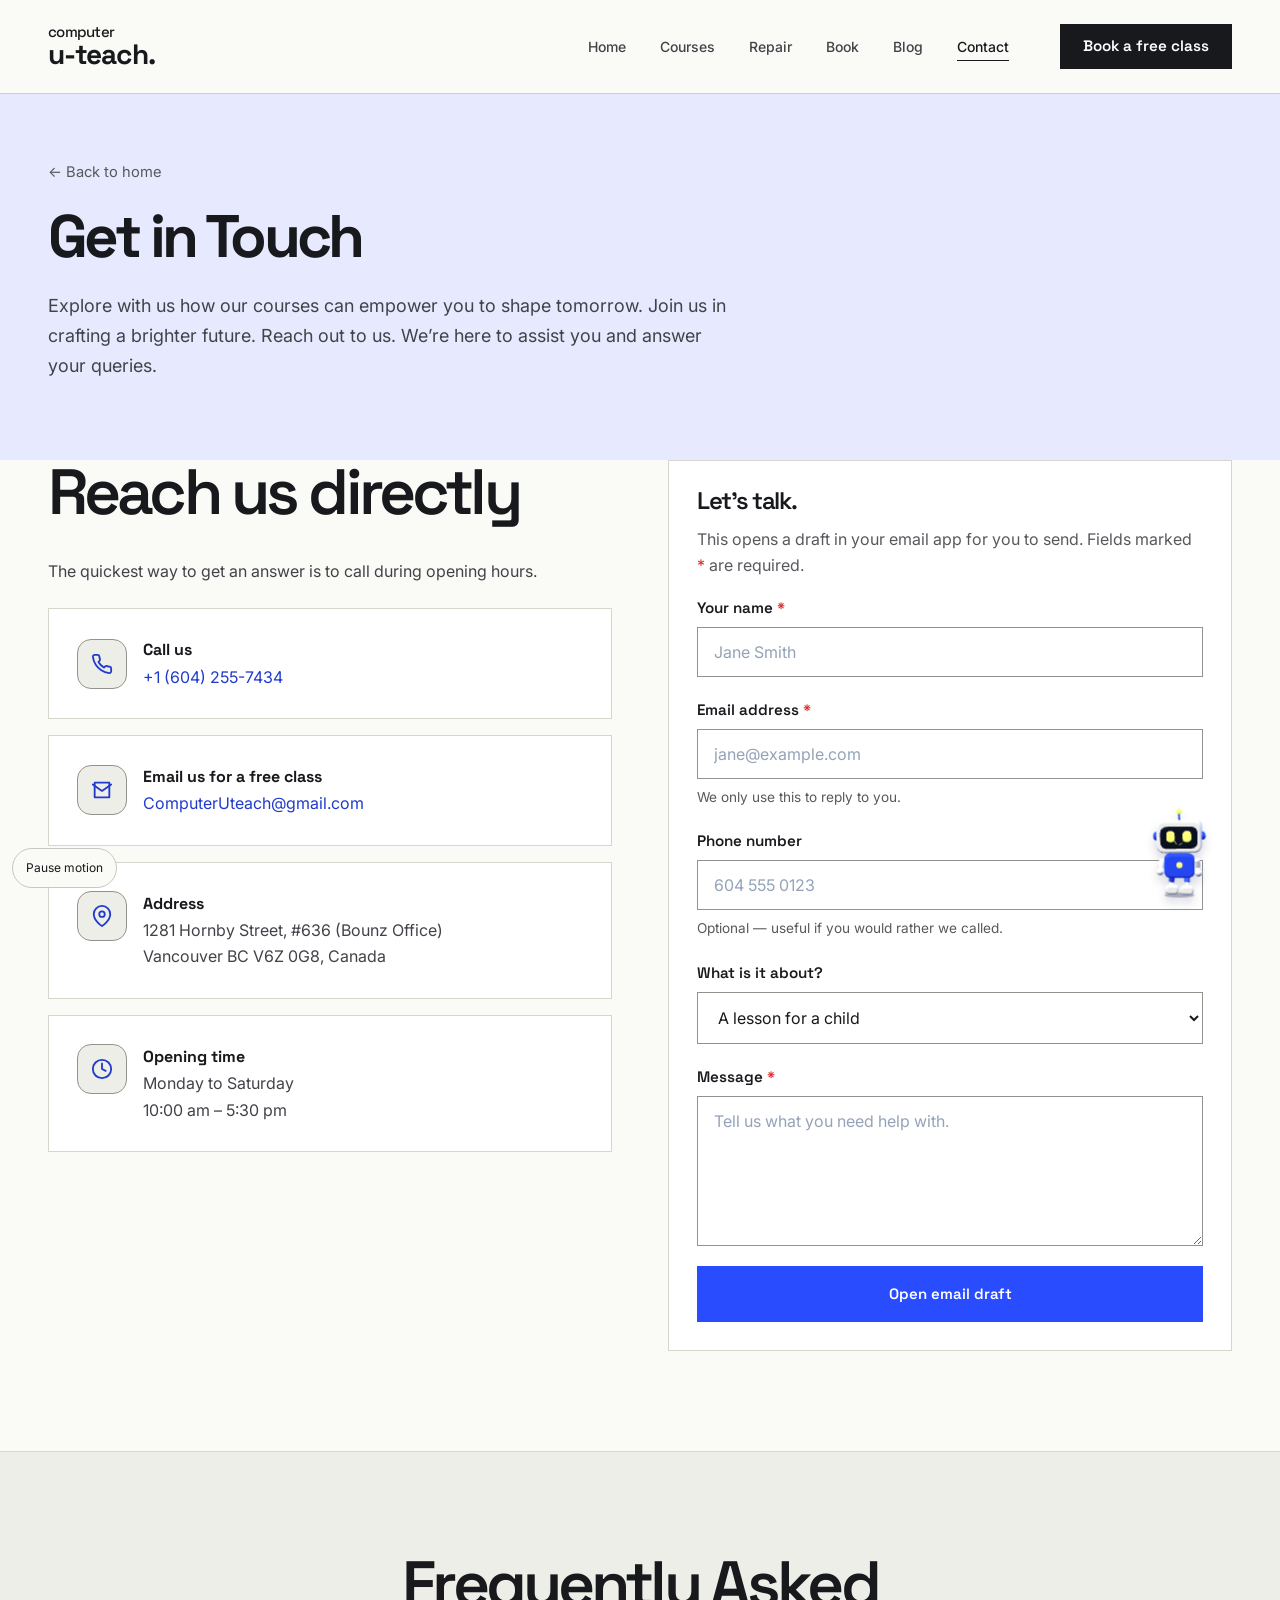
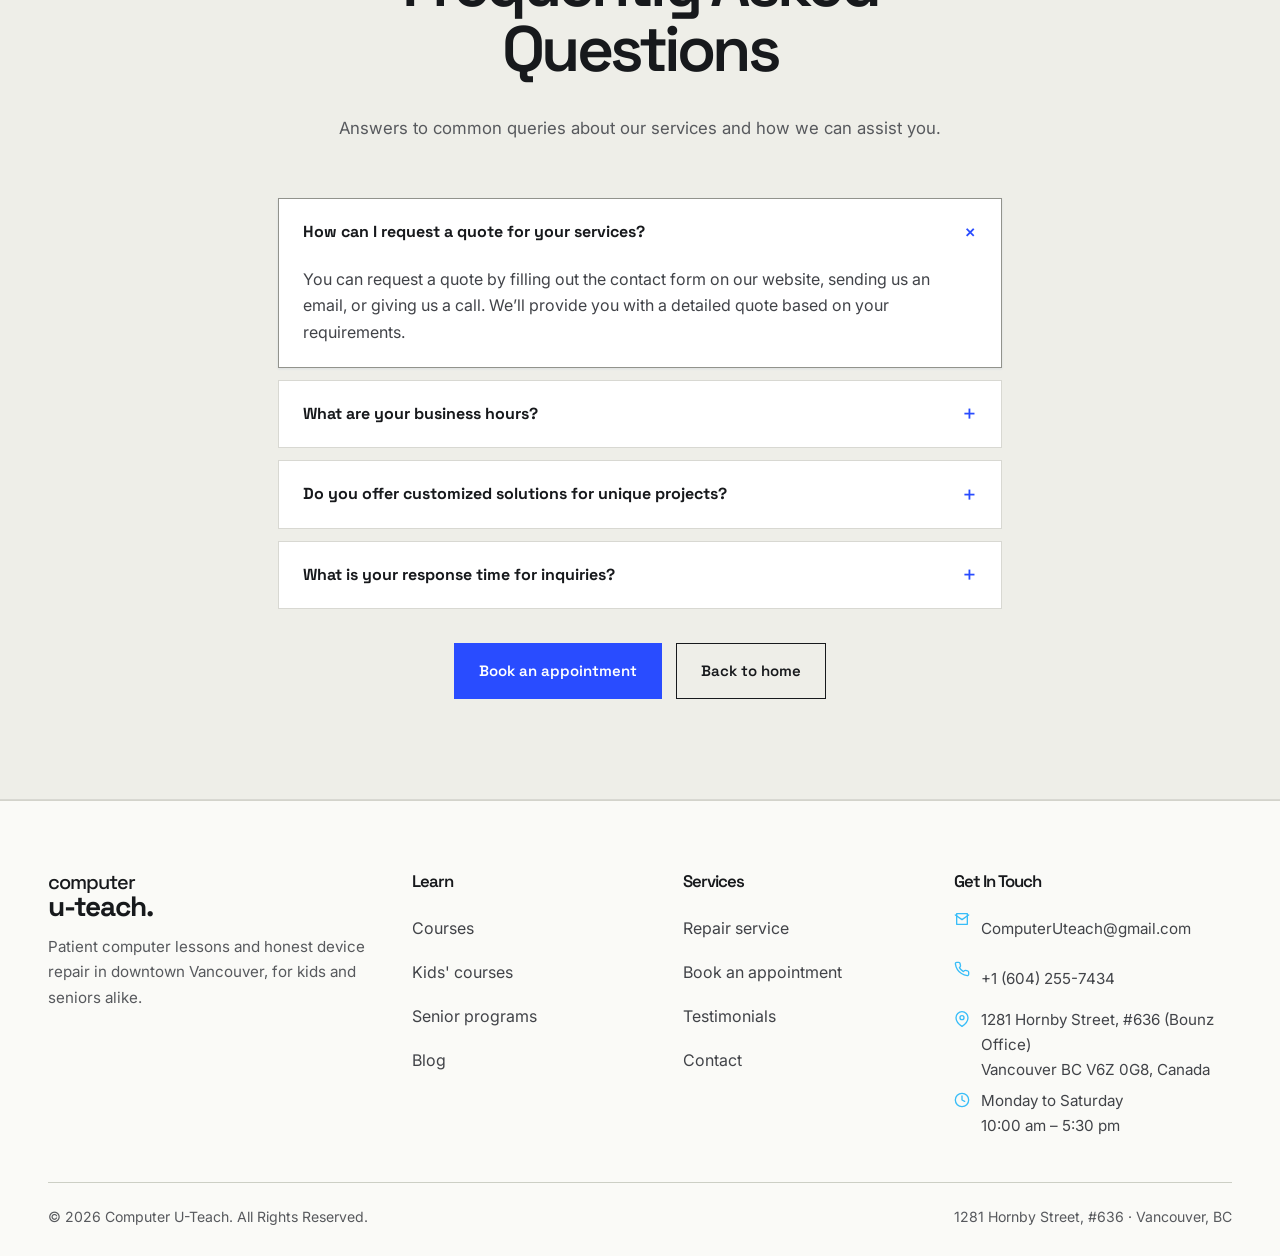
<file: contact.html>
<!DOCTYPE html>
<html lang="en-CA">
<head>
<meta charset="utf-8">
<meta name="viewport" content="width=device-width, initial-scale=1">
<title>Get in Touch — Computer U-Teach | Vancouver Computer Lessons &amp; Repair</title>
<meta name="description" content="Contact Computer U-Teach in downtown Vancouver. Call +1 (604) 255-7434, email us, or send a message. Open Monday to Saturday, 10:00 am to 5:30 pm.">
<link rel="canonical" href="https://www.canuteach.me/contact.html">
<meta name="theme-color" content="#2563EB">
<link rel="preconnect" href="https://fonts.googleapis.com">
<link rel="preconnect" href="https://fonts.gstatic.com" crossorigin>
<link href="https://fonts.googleapis.com/css2?family=Inter:wght@400;500;600;700;800;900&family=Space+Grotesk:wght@400;500;600;700&display=swap" rel="stylesheet">
<link rel="stylesheet" href="assets/css/styles.css">
<link rel="stylesheet" href="assets/css/redesign.css">
<link rel="stylesheet" href="assets/css/wow.css">
<link rel="icon" href="assets/img/mascot.svg" type="image/svg+xml">
</head>
<body>

<a class="skip-link" href="#main">Skip to content</a>

<header class="site-header">
  <div class="container nav">
    <a class="brand" href="index.html" aria-label="Computer U-Teach — home">
      <span class="brand__mark" aria-hidden="true">u<span class="brand-dot">.</span></span>
      <span class="brand__name">computer<br><b>u-teach.</b></span>
    </a>
    <button class="nav__toggle" aria-expanded="false" aria-controls="nav-links" aria-label="Menu"><span></span></button>
    <ul class="nav__links" id="nav-links">
      <li><a href="index.html">Home</a></li>
      <li><a href="courses.html">Courses</a></li>
      <li><a href="repair.html">Repair</a></li>
      <li><a href="booking.html">Book</a></li>
      <li><a href="blog.html">Blog</a></li>
      <li><a href="contact.html" aria-current="page">Contact</a></li>
      <li class="nav__mobile-cta"><a class="btn btn--primary" href="booking.html">Book a free class</a></li>
    </ul>
    <div class="nav__cta"><a class="btn btn--primary" href="booking.html">Book a free class</a></div>
  </div>
</header>

<main class="main" id="main">

  <section class="hero" style="padding-block:clamp(40px,6vw,64px)">
    <div class="container">
      <nav aria-label="Breadcrumb" style="margin-bottom:18px">
        <a href="index.html" style="font-size:.92rem;color:var(--muted);text-decoration:none">&larr; Back to home</a>
      </nav>
      <h1>Get in Touch</h1>
      <p class="lede" style="max-width:62ch">
        Explore with us how our courses can empower you to shape tomorrow. Join us in
        crafting a brighter future. Reach out to us. We&rsquo;re here to assist you and
        answer your queries.
      </p>
    </div>
  </section>

  
  <section class="section" style="padding-top:0">
    <div class="container">
      <div class="grid grid--2" style="gap:clamp(32px,5vw,56px);align-items:start">

        <div class="reveal">
          <h2>Reach us directly</h2>
          <p>The quickest way to get an answer is to call during opening hours.</p>

          <div class="grid" style="gap:16px;margin-top:24px">
            <a class="card" href="tel:+16042557434"
               style="display:flex;gap:16px;align-items:center;text-decoration:none">
              <span class="why__icon" style="margin:0" aria-hidden="true">
                <svg width="22" height="22" viewBox="0 0 24 24" fill="none" stroke="currentColor" stroke-width="2" stroke-linecap="round" stroke-linejoin="round"><path d="M22 16.9v3a2 2 0 01-2.2 2 19.8 19.8 0 01-8.6-3.1 19.5 19.5 0 01-6-6A19.8 19.8 0 012.1 4.2 2 2 0 014.1 2h3a2 2 0 012 1.7c.1 1 .3 1.9.6 2.8a2 2 0 01-.4 2.1L8.1 9.9a16 16 0 006 6l1.3-1.2a2 2 0 012.1-.5c.9.3 1.8.5 2.8.6a2 2 0 011.7 2z"/></svg>
              </span>
              <span>
                <strong style="display:block;color:var(--text);font-family:var(--font-head)">Call us</strong>
                <span style="color:var(--blue-700)">+1 (604) 255-7434</span>
              </span>
            </a>

            <a class="card" href="mailto:ComputerUteach@gmail.com"
               style="display:flex;gap:16px;align-items:center;text-decoration:none">
              <span class="why__icon" style="margin:0" aria-hidden="true">
                <svg width="22" height="22" viewBox="0 0 24 24" fill="none" stroke="currentColor" stroke-width="2" stroke-linecap="round" stroke-linejoin="round"><path d="M4 4h16v16H4z"/><path d="M22 6l-10 7L2 6"/></svg>
              </span>
              <span>
                <strong style="display:block;color:var(--text);font-family:var(--font-head)">Email us for a free class</strong>
                <span style="color:var(--blue-700);word-break:break-all">ComputerUteach@gmail.com</span>
              </span>
            </a>

            <div class="card" style="display:flex;gap:16px;align-items:flex-start">
              <span class="why__icon" style="margin:0" aria-hidden="true">
                <svg width="22" height="22" viewBox="0 0 24 24" fill="none" stroke="currentColor" stroke-width="2" stroke-linecap="round" stroke-linejoin="round"><path d="M21 10c0 7-9 13-9 13s-9-6-9-13a9 9 0 0118 0z"/><circle cx="12" cy="10" r="3"/></svg>
              </span>
              <span>
                <strong style="display:block;color:var(--text);font-family:var(--font-head)">Address</strong>
                <address style="font-style:normal;color:var(--text-2)">
                  1281 Hornby Street, #636 (Bounz Office)<br>
                  Vancouver BC V6Z 0G8, Canada
                </address>
              </span>
            </div>

            <div class="card" style="display:flex;gap:16px;align-items:flex-start">
              <span class="why__icon" style="margin:0" aria-hidden="true">
                <svg width="22" height="22" viewBox="0 0 24 24" fill="none" stroke="currentColor" stroke-width="2" stroke-linecap="round" stroke-linejoin="round"><circle cx="12" cy="12" r="10"/><path d="M12 6v6l4 2"/></svg>
              </span>
              <span>
                <strong style="display:block;color:var(--text);font-family:var(--font-head)">Opening time</strong>
                <span style="color:var(--text-2)">Monday to Saturday<br>10:00 am &ndash; 5:30 pm</span>
              </span>
            </div>
          </div>
        </div>

        <div class="card reveal" data-delay="1">
          <h2 style="font-size:1.5rem">Let’s talk.</h2>
          <p style="color:var(--muted)">
            This opens a draft in your email app for you to send. Fields marked
            <span class="required">*</span> are required.
          </p>

          
          <form class="form" method="post" action="mailto:ComputerUteach@gmail.com">
            <div class="field">
              <label for="name">Your name <span class="required" aria-hidden="true">*</span></label>
              <input type="text" id="name" name="name" required autocomplete="name"
                     placeholder="Jane Smith">
            </div>

            <div class="field">
              <label for="email">Email address <span class="required" aria-hidden="true">*</span></label>
              <input type="email" id="email" name="email" required autocomplete="email"
                     placeholder="jane@example.com"
                     aria-describedby="email-hint">
              <span class="hint" id="email-hint">We only use this to reply to you.</span>
            </div>

            <div class="field">
              <label for="phone">Phone number</label>
              <input type="tel" id="phone" name="phone" autocomplete="tel"
                     placeholder="604 555 0123"
                     aria-describedby="phone-hint">
              <span class="hint" id="phone-hint">Optional &mdash; useful if you would rather we called.</span>
            </div>

            <div class="field">
              <label for="topic">What is it about?</label>
              <select id="topic" name="topic">
                <option>A lesson for a child</option>
                <option>A lesson for an older adult</option>
                <option>Computer or laptop repair</option>
                <option>A website</option>
                <option>Something else</option>
              </select>
            </div>

            <div class="field">
              <label for="message">Message <span class="required" aria-hidden="true">*</span></label>
              <textarea id="message" name="message" required
                        placeholder="Tell us what you need help with."></textarea>
            </div>

            <button class="btn btn--primary btn--lg btn--block" type="submit">Open email draft</button>
          </form>
        </div>
      </div>
    </div>
  </section>

  
  <section class="section section--tint" id="faq">
    <div class="container" style="max-width:820px">
      <div class="section-head reveal">
        <h2>Frequently Asked Questions</h2>
        <p>Answers to common queries about our services and how we can assist you.</p>
      </div>

      <div class="faq reveal">
        <details open>
          <summary>How can I request a quote for your services?</summary>
          <div class="faq__body">
            You can request a quote by filling out the contact form on our website,
            sending us an email, or giving us a call. We&rsquo;ll provide you with a
            detailed quote based on your requirements.
          </div>
        </details>

        <details>
          <summary>What are your business hours?</summary>
          <div class="faq__body">
            We are open Monday to Saturday, 10:00 am &ndash; 5:30 pm. You can always
            reach us through our website or email outside those hours, and
            we&rsquo;ll get back to you on the next business day.
          </div>
        </details>

        <details>
          <summary>Do you offer customized solutions for unique projects?</summary>
          <div class="faq__body">
            Absolutely! We specialize in tailoring our services to meet the unique
            needs of each project. Whether you have specific requirements or a
            creative idea, we&rsquo;re here to work closely with you and develop a
            customized solution.
          </div>
        </details>

        <details>
          <summary>What is your response time for inquiries?</summary>
          <div class="faq__body">
            We are committed to prompt responses. You can expect to hear from us
            within 24-48 hours of submitting your inquiry. If your request is
            time-sensitive or urgent, please let us know, and we&rsquo;ll prioritize
            it accordingly.
          </div>
        </details>
      </div>

      <div class="btn-row btn-row--center" style="margin-top:34px">
        <a class="btn btn--primary btn--lg" href="booking.html">Book an appointment</a>
        <a class="btn btn--secondary btn--lg" href="index.html">Back to home</a>
      </div>
    </div>
  </section>

</main>

<footer class="site-footer">
  <div class="container">
    <div class="footer__grid">
      <div>
        <div class="footer__brand">
          <span class="brand__mark" aria-hidden="true">u<span class="brand-dot">.</span></span>
          <span class="brand__name">computer<br><b>u-teach.</b></span>
        </div>
        <p style="color:#94A3B8;font-size:.95rem;max-width:34ch">
          Patient computer lessons and honest device repair in downtown Vancouver,
          for kids and seniors alike.
        </p>
      </div>
      <nav aria-labelledby="f-learn"><h2 id="f-learn">Learn</h2>
        <ul class="footer__list">
          <li><a href="courses.html">Courses</a></li>
          <li><a href="courses.html#kids">Kids' courses</a></li>
          <li><a href="courses.html#seniors">Senior programs</a></li>
          <li><a href="blog.html">Blog</a></li>
        </ul>
      </nav>
      <nav aria-labelledby="f-serv"><h2 id="f-serv">Services</h2>
        <ul class="footer__list">
          <li><a href="repair.html">Repair service</a></li>
          <li><a href="booking.html">Book an appointment</a></li>
          <li><a href="index.html#testimonials">Testimonials</a></li>
          <li><a href="contact.html">Contact</a></li>
        </ul>
      </nav>
      <div>
        <h2>Get In Touch</h2>
        <div class="footer__contact">
          <div>
            <svg width="16" height="16" viewBox="0 0 24 24" fill="none" stroke="currentColor" stroke-width="2" stroke-linecap="round" stroke-linejoin="round" aria-hidden="true"><path d="M4 4h16v16H4z"/><path d="M22 6l-10 7L2 6"/></svg>
            <a href="mailto:ComputerUteach@gmail.com">ComputerUteach@gmail.com</a>
          </div>
          <div>
            <svg width="16" height="16" viewBox="0 0 24 24" fill="none" stroke="currentColor" stroke-width="2" stroke-linecap="round" stroke-linejoin="round" aria-hidden="true"><path d="M22 16.9v3a2 2 0 01-2.2 2 19.8 19.8 0 01-8.6-3.1 19.5 19.5 0 01-6-6A19.8 19.8 0 012.1 4.2 2 2 0 014.1 2h3a2 2 0 012 1.7c.1 1 .3 1.9.6 2.8a2 2 0 01-.4 2.1L8.1 9.9a16 16 0 006 6l1.3-1.2a2 2 0 012.1-.5c.9.3 1.8.5 2.8.6a2 2 0 011.7 2z"/></svg>
            <a href="tel:+16042557434">+1 (604) 255-7434</a>
          </div>
          <div>
            <svg width="16" height="16" viewBox="0 0 24 24" fill="none" stroke="currentColor" stroke-width="2" stroke-linecap="round" stroke-linejoin="round" aria-hidden="true"><path d="M21 10c0 7-9 13-9 13s-9-6-9-13a9 9 0 0118 0z"/><circle cx="12" cy="10" r="3"/></svg>
            <address style="font-style:normal">1281 Hornby Street, #636 (Bounz Office)<br>Vancouver BC V6Z 0G8, Canada</address>
          </div>
          <div>
            <svg width="16" height="16" viewBox="0 0 24 24" fill="none" stroke="currentColor" stroke-width="2" stroke-linecap="round" stroke-linejoin="round" aria-hidden="true"><circle cx="12" cy="12" r="10"/><path d="M12 6v6l4 2"/></svg>
            <span>Monday to Saturday<br>10:00 am &ndash; 5:30 pm</span>
          </div>
        </div>
      </div>
    </div>
    <div class="footer__bottom">
      <span>&copy; <span data-year>2026</span> Computer U-Teach. All Rights Reserved.</span>
      <span>1281 Hornby Street, #636 &middot; Vancouver, BC</span>
    </div>
  </div>
</footer>

<script src="assets/js/main.js" defer></script>
<script type="module" src="assets/js/wow.js"></script>
</body>
</html>
</file>
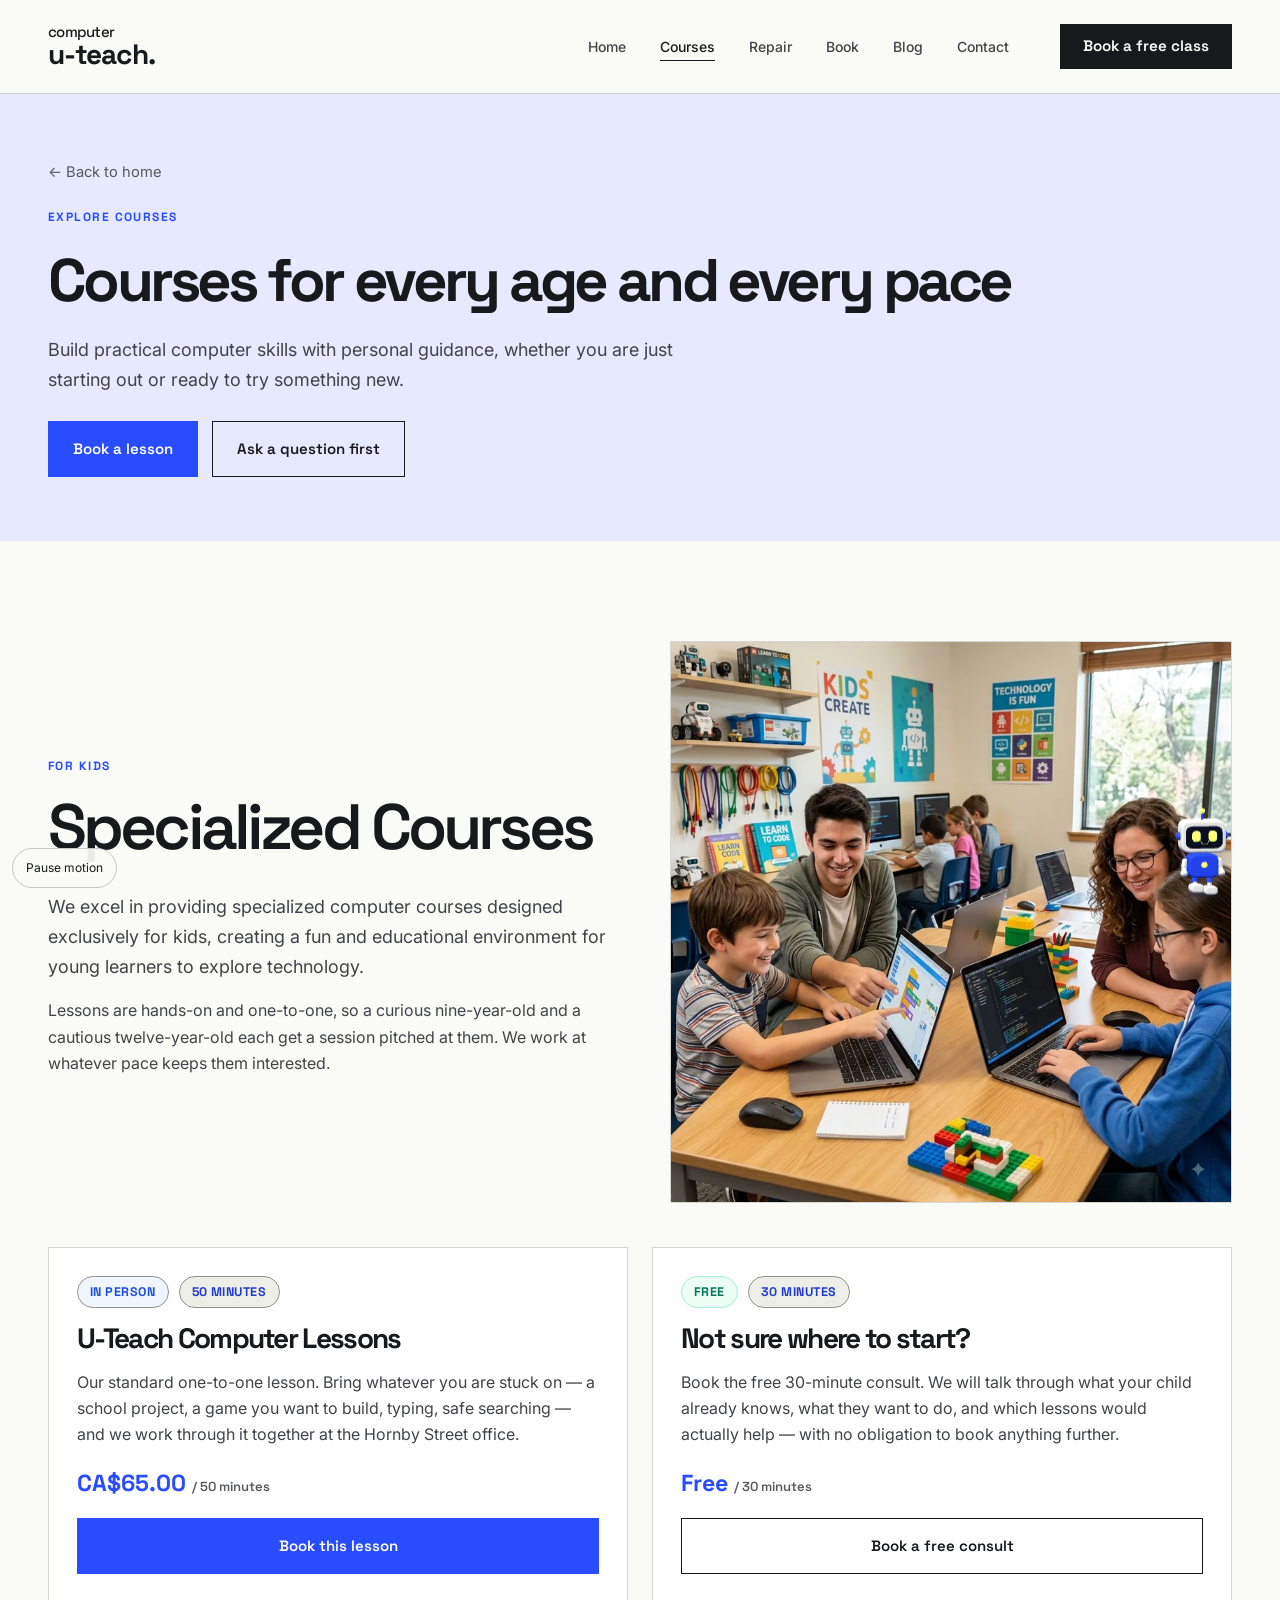
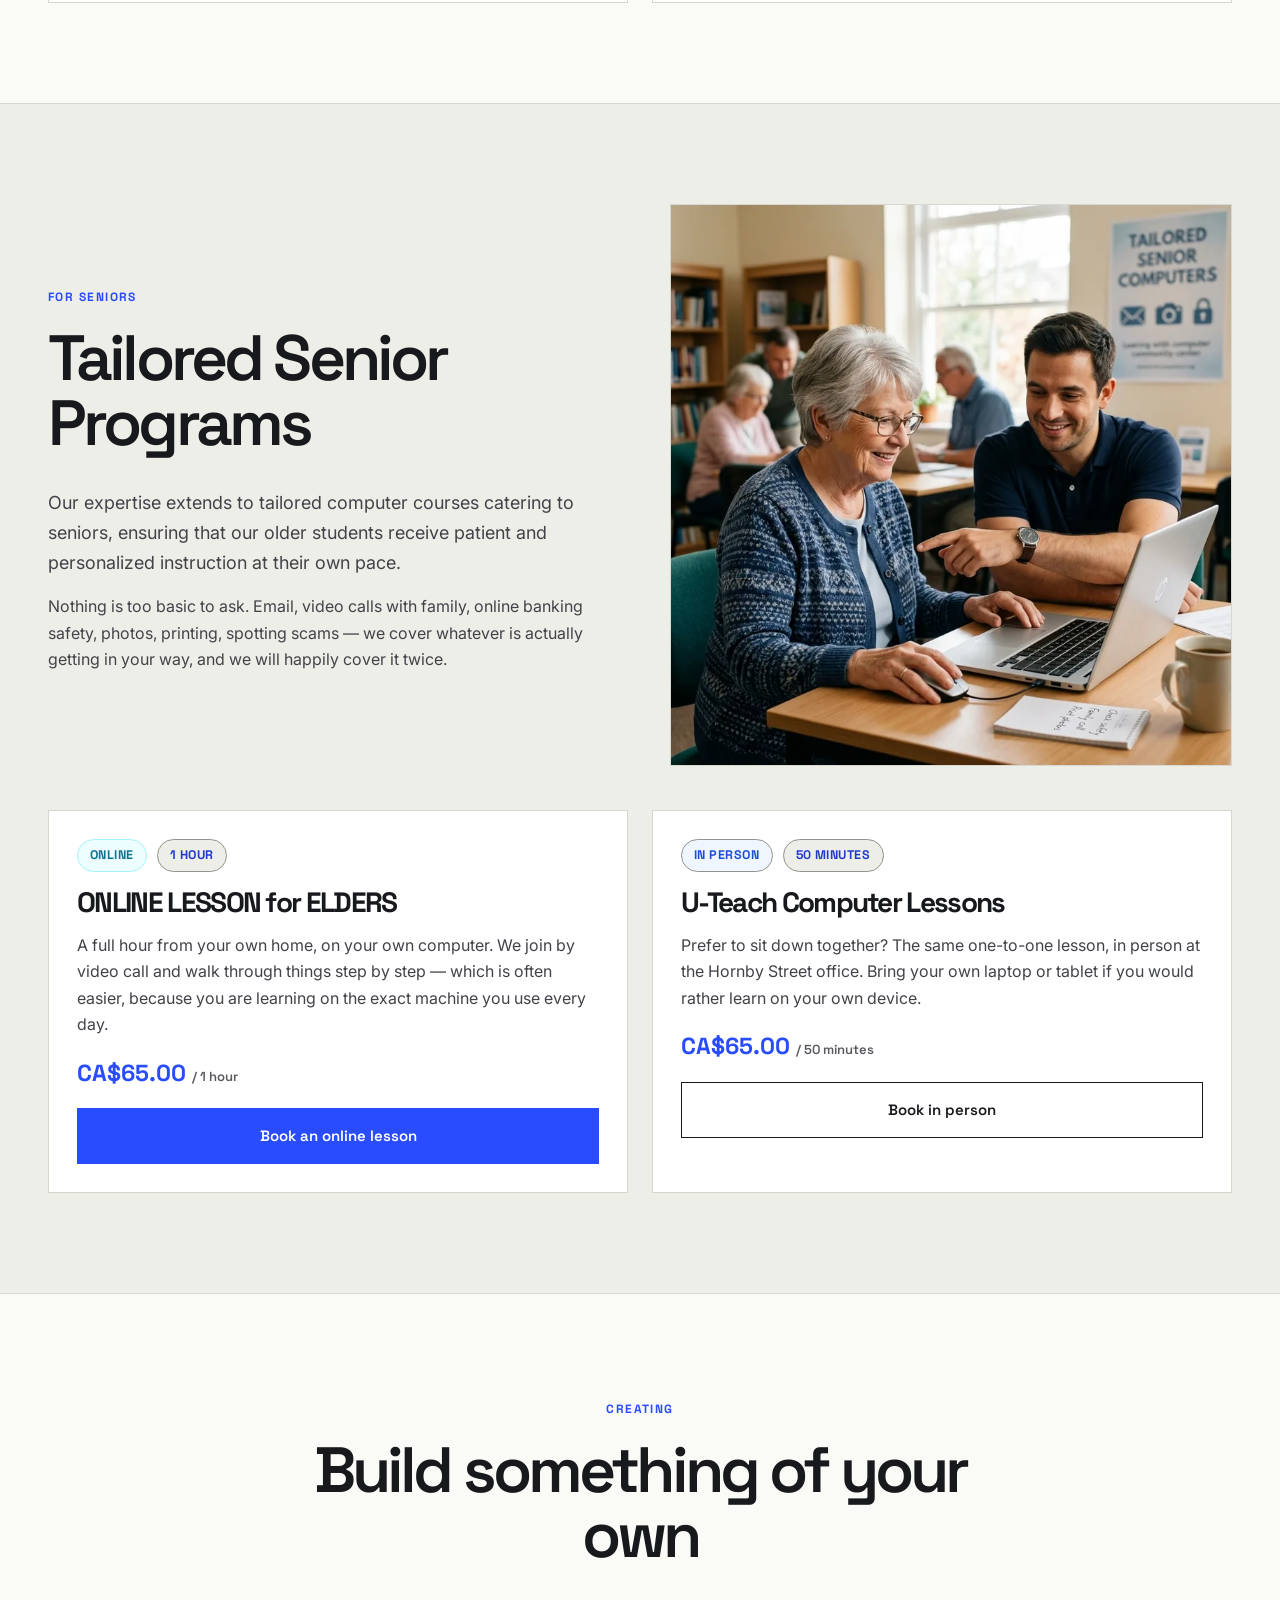
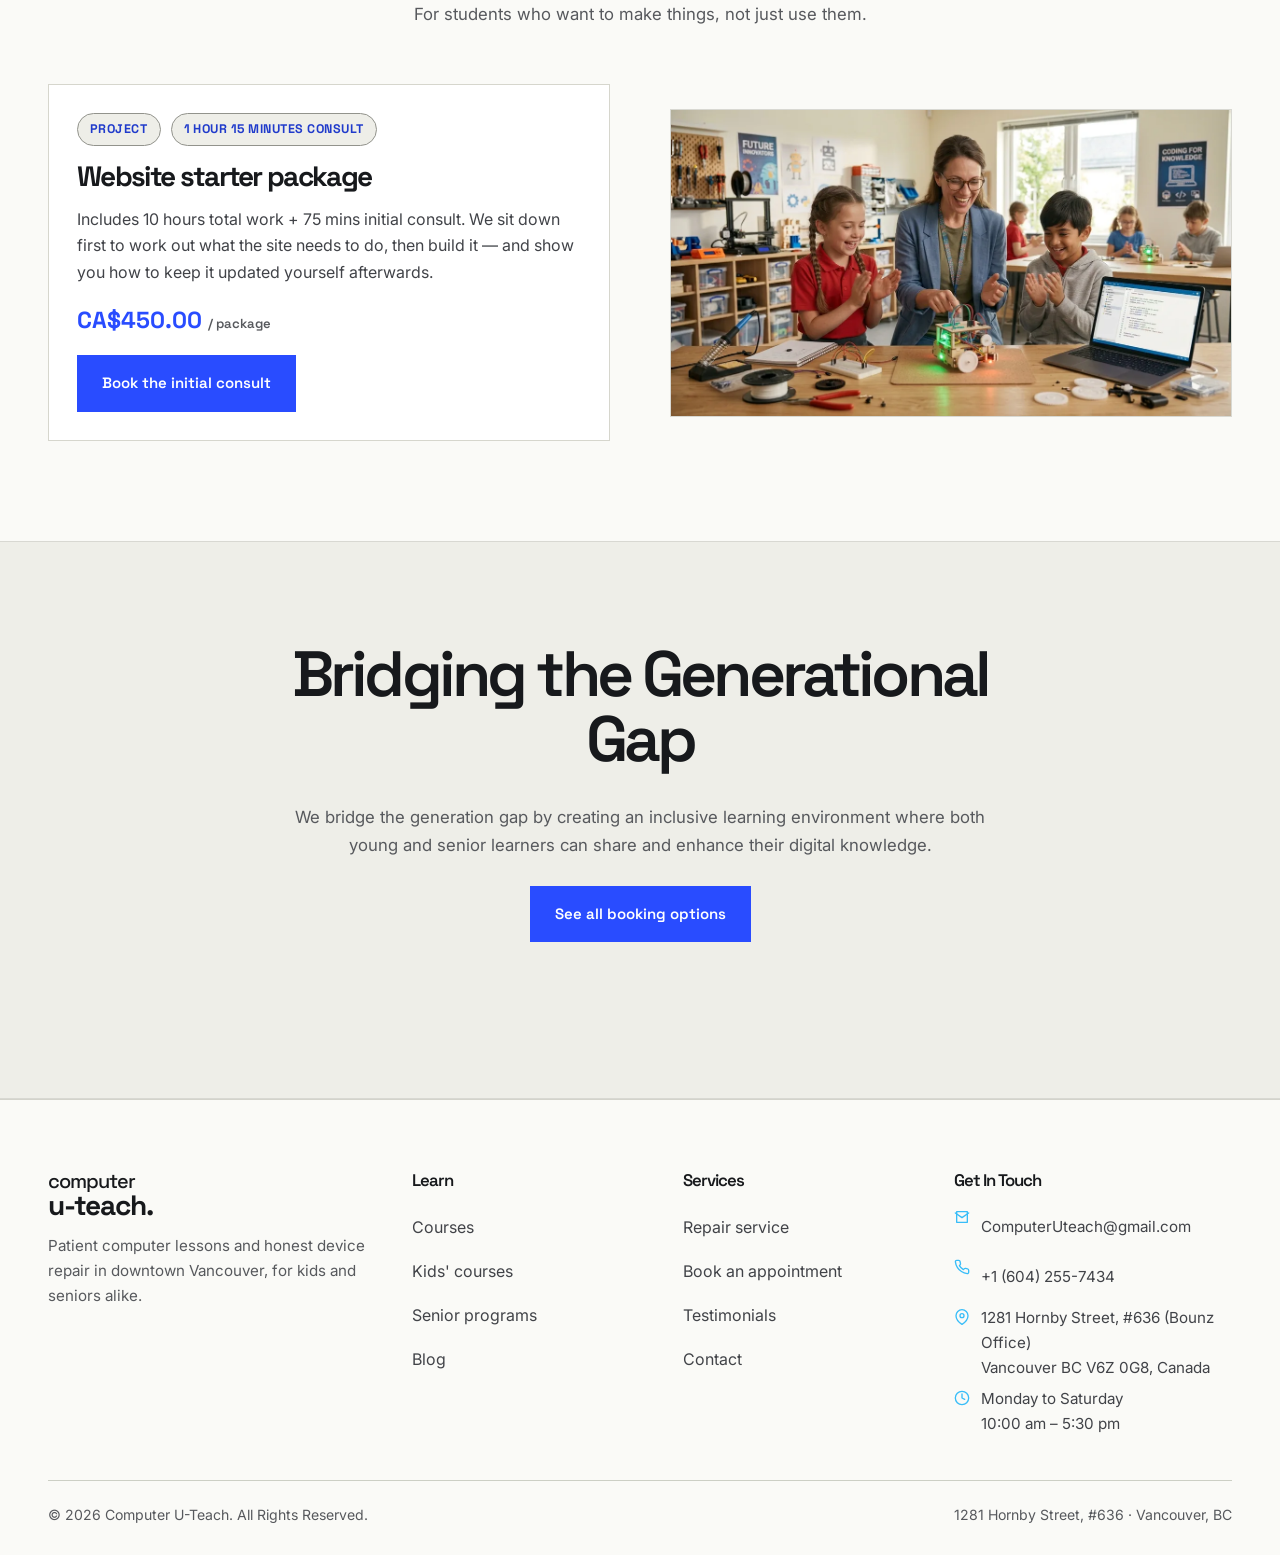
<file: courses.html>
<!DOCTYPE html>
<html lang="en-CA">
<head>
<meta charset="utf-8">
<meta name="viewport" content="width=device-width, initial-scale=1">
<title>Courses — Computer U-Teach | Lessons for Kids and Seniors in Vancouver</title>
<meta name="description" content="Computer lessons for kids and seniors in Vancouver. One-to-one classes, online lessons for elders, and a website starter package. Clear pricing, no jargon.">
<link rel="canonical" href="https://www.canuteach.me/courses.html">
<meta name="theme-color" content="#2563EB">
<link rel="preconnect" href="https://fonts.googleapis.com">
<link rel="preconnect" href="https://fonts.gstatic.com" crossorigin>
<link href="https://fonts.googleapis.com/css2?family=Inter:wght@400;500;600;700;800;900&family=Space+Grotesk:wght@400;500;600;700&display=swap" rel="stylesheet">
<link rel="stylesheet" href="assets/css/styles.css">
<link rel="stylesheet" href="assets/css/redesign.css">
<link rel="stylesheet" href="assets/css/wow.css">
<link rel="icon" href="assets/img/mascot.svg" type="image/svg+xml">
</head>
<body>

<a class="skip-link" href="#main">Skip to content</a>

<header class="site-header">
  <div class="container nav">
    <a class="brand" href="index.html" aria-label="Computer U-Teach — home">
      <span class="brand__mark" aria-hidden="true">u<span class="brand-dot">.</span></span>
      <span class="brand__name">computer<br><b>u-teach.</b></span>
    </a>
    <button class="nav__toggle" aria-expanded="false" aria-controls="nav-links" aria-label="Menu"><span></span></button>
    <ul class="nav__links" id="nav-links">
      <li><a href="index.html">Home</a></li>
      <li><a href="courses.html" aria-current="page">Courses</a></li>
      <li><a href="repair.html">Repair</a></li>
      <li><a href="booking.html">Book</a></li>
      <li><a href="blog.html">Blog</a></li>
      <li><a href="contact.html">Contact</a></li>
      <li class="nav__mobile-cta"><a class="btn btn--primary" href="booking.html">Book a free class</a></li>
    </ul>
    <div class="nav__cta"><a class="btn btn--primary" href="booking.html">Book a free class</a></div>
  </div>
</header>

<main class="main" id="main">

  
  <section class="hero" style="padding-block:clamp(40px,6vw,64px)">
    <div class="container">
      <nav aria-label="Breadcrumb" style="margin-bottom:18px">
        <a href="index.html" style="font-size:.92rem;color:var(--muted);text-decoration:none">&larr; Back to home</a>
      </nav>
      <span class="eyebrow">Explore Courses</span>
      <h1>Courses for every age and every pace</h1>
      <p class="lede" style="max-width:62ch">
        Build practical computer skills with personal guidance, whether you are just starting out or ready to try something new.
      </p>
      <div class="btn-row" style="margin-top:26px">
        <a class="btn btn--primary btn--lg" href="booking.html">Book a lesson</a>
        <a class="btn btn--secondary btn--lg" href="contact.html">Ask a question first</a>
      </div>
    </div>
  </section>

  
  <section class="section" id="kids">
    <div class="container">
      <div class="grid grid--2" style="align-items:center;gap:clamp(32px,5vw,60px)">
        <div class="reveal">
          <span class="eyebrow">For Kids</span>
          <h2>Specialized Courses</h2>
          <p class="lede">
            We excel in providing specialized computer courses designed exclusively
            for kids, creating a fun and educational environment for young learners
            to explore technology.
          </p>
          <p>
            Lessons are hands-on and one-to-one, so a curious nine-year-old and a
            cautious twelve-year-old each get a session pitched at them. We work at
            whatever pace keeps them interested.
          </p>
        </div>
        <div class="reveal" data-delay="2">
          <div class="magnetic">
            <img src="assets/img/photos/kids-coding.webp" width="800" height="800"
                 loading="lazy" decoding="async"
                 alt="Two instructors helping children write their first code on laptops, with Lego bricks on the table.">
          </div>
        </div>
      </div>

      <div class="grid grid--2" style="margin-top:44px">
        <article class="card reveal">
          <div style="display:flex;gap:10px;flex-wrap:wrap;margin-bottom:14px">
            <span class="pill pill--person">In person</span>
            <span class="pill">50 minutes</span>
          </div>
          <h3>U-Teach Computer Lessons</h3>
          <p>
            Our standard one-to-one lesson. Bring whatever you are stuck on &mdash; a
            school project, a game you want to build, typing, safe searching &mdash; and
            we work through it together at the Hornby Street office.
          </p>
          <p class="price">CA$65.00 <small>/ 50 minutes</small></p>
          <a class="btn btn--primary btn--block" href="booking.html#u-teach-lessons">Book this lesson</a>
        </article>

        <article class="card reveal" data-delay="1">
          <div style="display:flex;gap:10px;flex-wrap:wrap;margin-bottom:14px">
            <span class="pill pill--free">Free</span>
            <span class="pill">30 minutes</span>
          </div>
          <h3>Not sure where to start?</h3>
          <p>
            Book the free 30-minute consult. We will talk through what your child
            already knows, what they want to do, and which lessons would actually
            help &mdash; with no obligation to book anything further.
          </p>
          <p class="price">Free <small>/ 30 minutes</small></p>
          <a class="btn btn--secondary btn--block" href="booking.html#a-first-tech-repair">Book a free consult</a>
        </article>
      </div>
    </div>
  </section>

  
  <section class="section section--tint" id="seniors">
    <div class="container">
      <div class="grid grid--2" style="align-items:center;gap:clamp(32px,5vw,60px)">
        <div class="reveal" data-delay="2" style="order:2">
          <div class="magnetic">
            <img src="assets/img/photos/senior-lesson.webp" width="800" height="800"
                 loading="lazy" decoding="async"
                 alt="An instructor sitting beside an older woman, pointing at something on her laptop screen during a lesson.">
          </div>
        </div>
        <div class="reveal" style="order:1">
          <span class="eyebrow">For Seniors</span>
          <h2>Tailored Senior Programs</h2>
          <p class="lede">
            Our expertise extends to tailored computer courses catering to seniors,
            ensuring that our older students receive patient and personalized
            instruction at their own pace.
          </p>
          <p>
            Nothing is too basic to ask. Email, video calls with family, online
            banking safety, photos, printing, spotting scams &mdash; we cover whatever
            is actually getting in your way, and we will happily cover it twice.
          </p>
        </div>
      </div>

      <div class="grid grid--2" style="margin-top:44px">
        <article class="card reveal">
          <div style="display:flex;gap:10px;flex-wrap:wrap;margin-bottom:14px">
            <span class="pill pill--online">Online</span>
            <span class="pill">1 hour</span>
          </div>
          <h3>ONLINE LESSON for ELDERS</h3>
          <p>
            A full hour from your own home, on your own computer. We join by video
            call and walk through things step by step &mdash; which is often easier,
            because you are learning on the exact machine you use every day.
          </p>
          <p class="price">CA$65.00 <small>/ 1 hour</small></p>
          <a class="btn btn--primary btn--block" href="booking.html#a-first-virtual-elder-lessons">Book an online lesson</a>
        </article>

        <article class="card reveal" data-delay="1">
          <div style="display:flex;gap:10px;flex-wrap:wrap;margin-bottom:14px">
            <span class="pill pill--person">In person</span>
            <span class="pill">50 minutes</span>
          </div>
          <h3>U-Teach Computer Lessons</h3>
          <p>
            Prefer to sit down together? The same one-to-one lesson, in person at the
            Hornby Street office. Bring your own laptop or tablet if you would rather
            learn on your own device.
          </p>
          <p class="price">CA$65.00 <small>/ 50 minutes</small></p>
          <a class="btn btn--secondary btn--block" href="booking.html#u-teach-lessons">Book in person</a>
        </article>
      </div>
    </div>
  </section>

  
  <section class="section" id="creating">
    <div class="container">
      <div class="section-head reveal">
        <span class="eyebrow">Creating</span>
        <h2>Build something of your own</h2>
        <p>For students who want to make things, not just use them.</p>
      </div>

      <div class="grid grid--2" style="align-items:center;gap:clamp(32px,5vw,60px)">
        <article class="card reveal">
          <div style="display:flex;gap:10px;flex-wrap:wrap;margin-bottom:14px">
            <span class="pill">Project</span>
            <span class="pill">1 hour 15 minutes consult</span>
          </div>
          <h3>Website starter package</h3>
          <p>
            Includes 10 hours total work + 75 mins initial consult. We sit down first
            to work out what the site needs to do, then build it &mdash; and show you
            how to keep it updated yourself afterwards.
          </p>
          <p class="price">CA$450.00 <small>/ package</small></p>
          <a class="btn btn--primary" href="booking.html#u-teach-lessons">Book the initial consult</a>
        </article>

        <div class="reveal" data-delay="2">
          <div class="magnetic">
            <img src="assets/img/photos/hero-robotics.webp" width="1200" height="655"
                 loading="lazy" decoding="async"
                 alt="A teacher and two children laughing as a small robot they built lights up on the workbench.">
          </div>
        </div>
      </div>
    </div>
  </section>

  
  <section class="section section--tint">
    <div class="container">
      <div class="section-head reveal">
        <h2>Bridging the Generational Gap</h2>
        <p>
          We bridge the generation gap by creating an inclusive learning environment
          where both young and senior learners can share and enhance their digital
          knowledge.
        </p>
        <div class="btn-row btn-row--center" style="margin-top:26px">
          <a class="btn btn--primary btn--lg" href="booking.html">See all booking options</a>
        </div>
      </div>
    </div>
  </section>

</main>

<footer class="site-footer">
  <div class="container">
    <div class="footer__grid">
      <div>
        <div class="footer__brand">
          <span class="brand__mark" aria-hidden="true">u<span class="brand-dot">.</span></span>
          <span class="brand__name">computer<br><b>u-teach.</b></span>
        </div>
        <p style="color:#94A3B8;font-size:.95rem;max-width:34ch">
          Patient computer lessons and honest device repair in downtown Vancouver,
          for kids and seniors alike.
        </p>
      </div>
      <nav aria-labelledby="f-learn"><h2 id="f-learn">Learn</h2>
        <ul class="footer__list">
          <li><a href="courses.html">Courses</a></li>
          <li><a href="courses.html#kids">Kids' courses</a></li>
          <li><a href="courses.html#seniors">Senior programs</a></li>
          <li><a href="blog.html">Blog</a></li>
        </ul>
      </nav>
      <nav aria-labelledby="f-serv"><h2 id="f-serv">Services</h2>
        <ul class="footer__list">
          <li><a href="repair.html">Repair service</a></li>
          <li><a href="booking.html">Book an appointment</a></li>
          <li><a href="index.html#testimonials">Testimonials</a></li>
          <li><a href="contact.html">Contact</a></li>
        </ul>
      </nav>
      <div>
        <h2>Get In Touch</h2>
        <div class="footer__contact">
          <div>
            <svg width="16" height="16" viewBox="0 0 24 24" fill="none" stroke="currentColor" stroke-width="2" stroke-linecap="round" stroke-linejoin="round" aria-hidden="true"><path d="M4 4h16v16H4z"/><path d="M22 6l-10 7L2 6"/></svg>
            <a href="mailto:ComputerUteach@gmail.com">ComputerUteach@gmail.com</a>
          </div>
          <div>
            <svg width="16" height="16" viewBox="0 0 24 24" fill="none" stroke="currentColor" stroke-width="2" stroke-linecap="round" stroke-linejoin="round" aria-hidden="true"><path d="M22 16.9v3a2 2 0 01-2.2 2 19.8 19.8 0 01-8.6-3.1 19.5 19.5 0 01-6-6A19.8 19.8 0 012.1 4.2 2 2 0 014.1 2h3a2 2 0 012 1.7c.1 1 .3 1.9.6 2.8a2 2 0 01-.4 2.1L8.1 9.9a16 16 0 006 6l1.3-1.2a2 2 0 012.1-.5c.9.3 1.8.5 2.8.6a2 2 0 011.7 2z"/></svg>
            <a href="tel:+16042557434">+1 (604) 255-7434</a>
          </div>
          <div>
            <svg width="16" height="16" viewBox="0 0 24 24" fill="none" stroke="currentColor" stroke-width="2" stroke-linecap="round" stroke-linejoin="round" aria-hidden="true"><path d="M21 10c0 7-9 13-9 13s-9-6-9-13a9 9 0 0118 0z"/><circle cx="12" cy="10" r="3"/></svg>
            <address style="font-style:normal">1281 Hornby Street, #636 (Bounz Office)<br>Vancouver BC V6Z 0G8, Canada</address>
          </div>
          <div>
            <svg width="16" height="16" viewBox="0 0 24 24" fill="none" stroke="currentColor" stroke-width="2" stroke-linecap="round" stroke-linejoin="round" aria-hidden="true"><circle cx="12" cy="12" r="10"/><path d="M12 6v6l4 2"/></svg>
            <span>Monday to Saturday<br>10:00 am &ndash; 5:30 pm</span>
          </div>
        </div>
      </div>
    </div>
    <div class="footer__bottom">
      <span>&copy; <span data-year>2026</span> Computer U-Teach. All Rights Reserved.</span>
      <span>1281 Hornby Street, #636 &middot; Vancouver, BC</span>
    </div>
  </div>
</footer>

<script src="assets/js/main.js" defer></script>
<script type="module" src="assets/js/wow.js"></script>
</body>
</html>
</file>
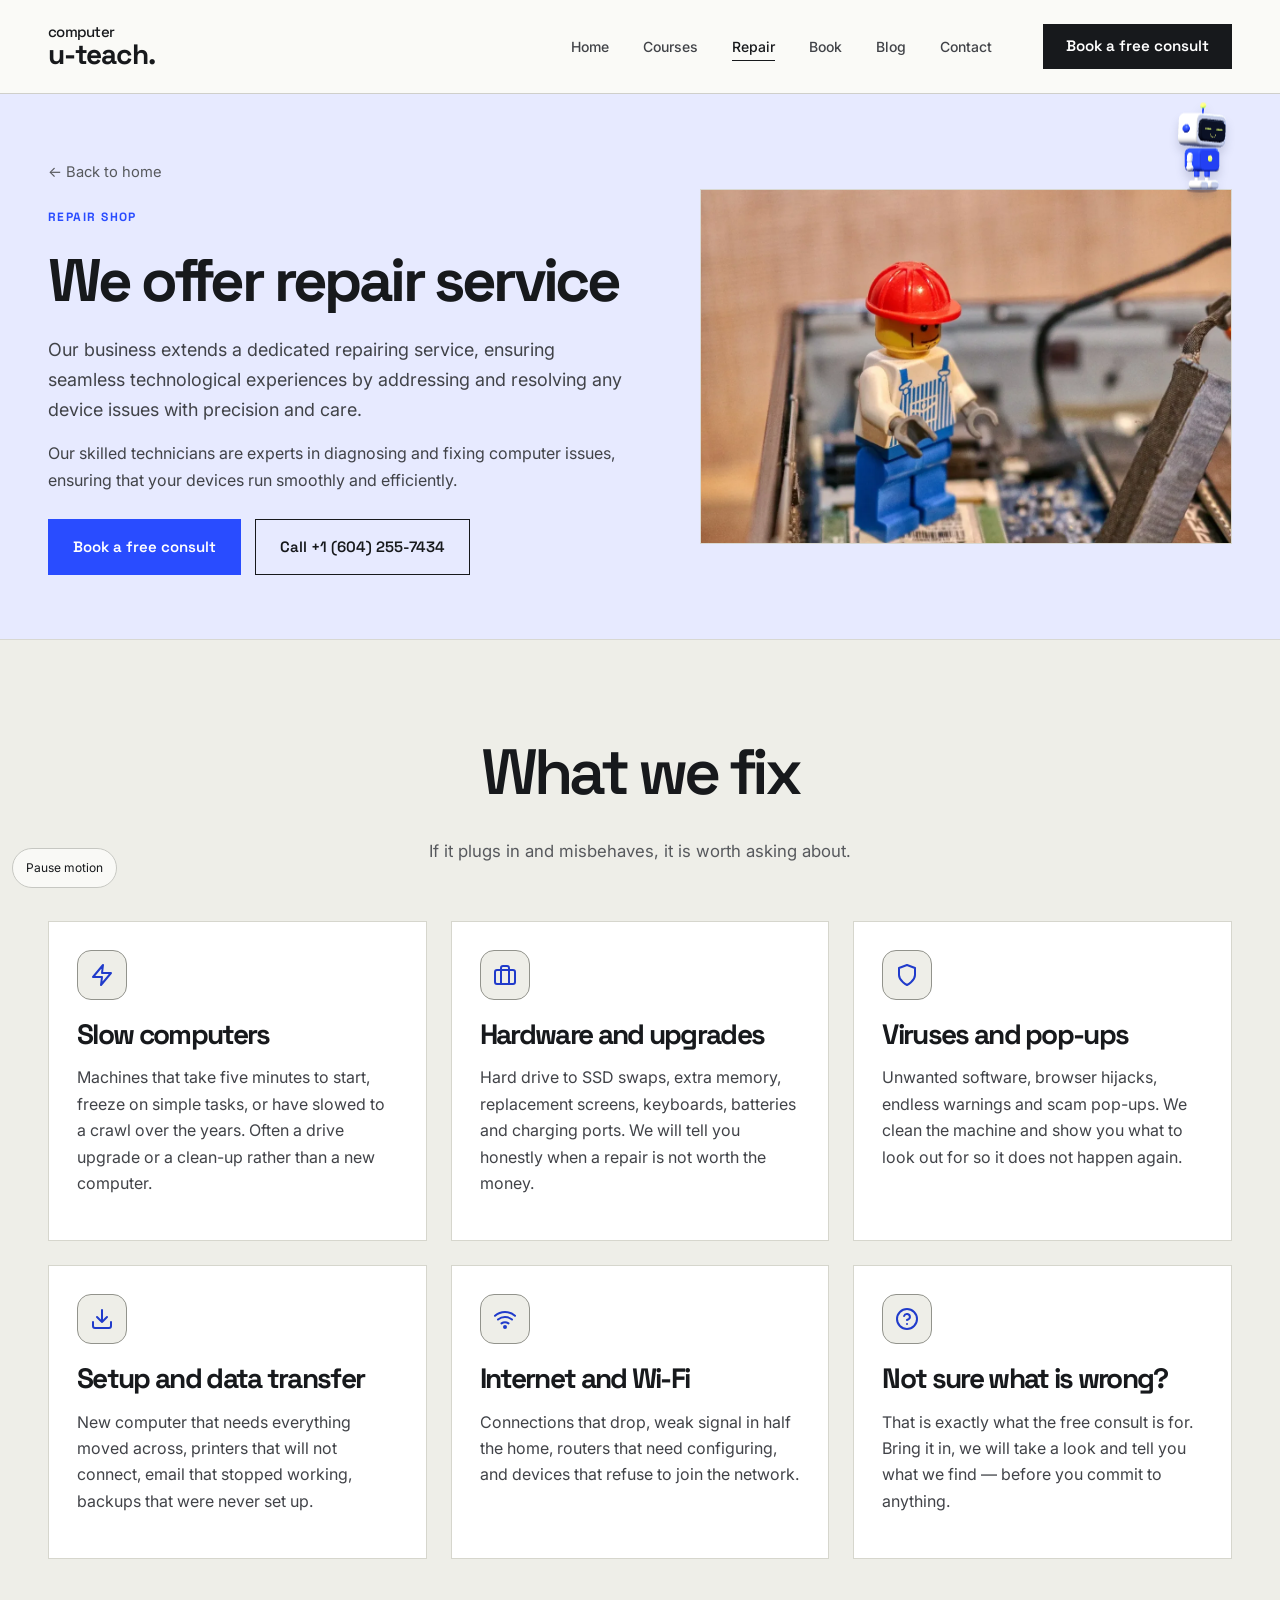
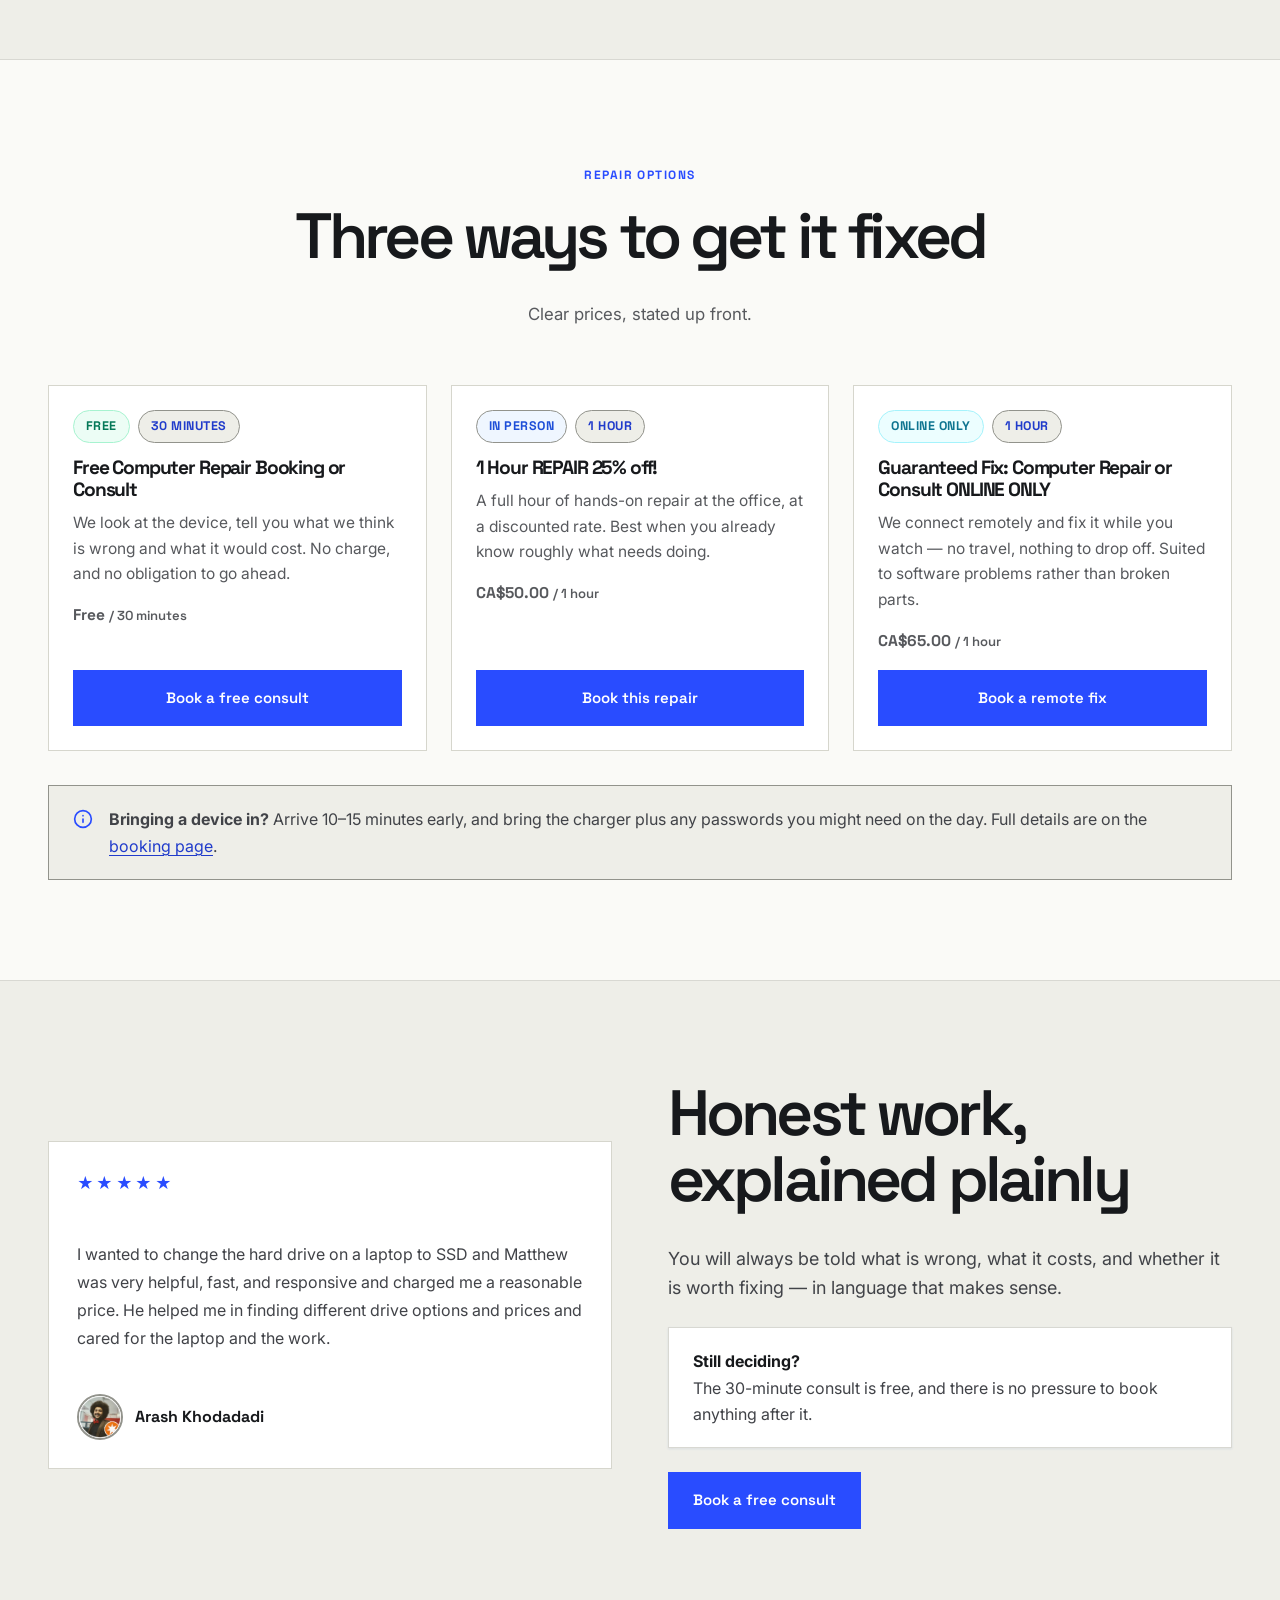
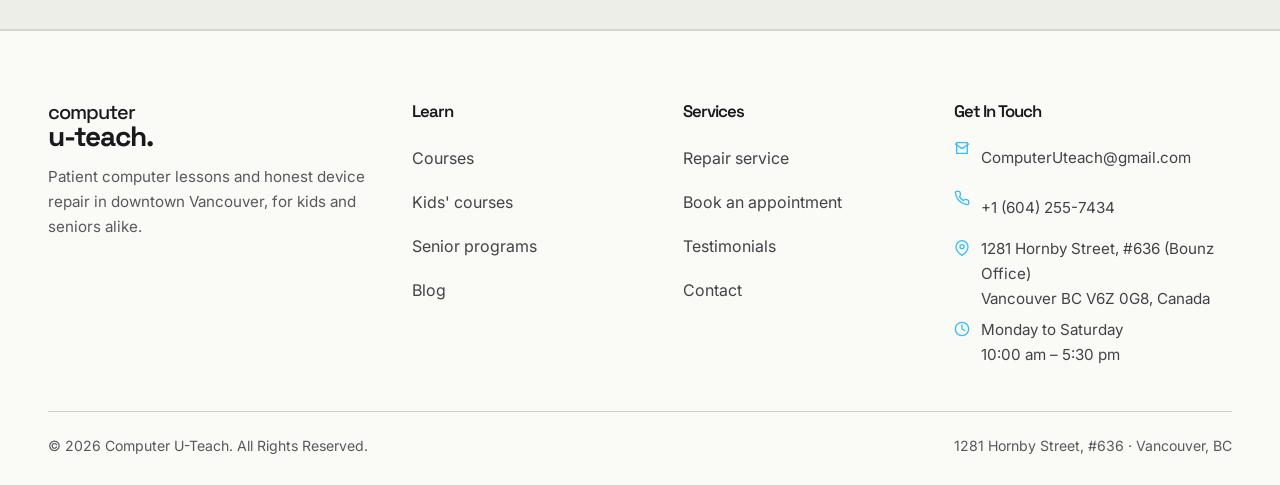
<file: repair.html>
<!DOCTYPE html>
<html lang="en-CA">
<head>
<meta charset="utf-8">
<meta name="viewport" content="width=device-width, initial-scale=1">
<title>Repair Service — Computer U-Teach | Laptop &amp; PC Repair in Vancouver</title>
<meta name="description" content="Honest computer and laptop repair in downtown Vancouver. Free 30-minute consult, hands-on repair from CA$50, or a guaranteed remote fix. Diagnosed and explained in plain language.">
<link rel="canonical" href="https://www.canuteach.me/repair.html">
<meta name="theme-color" content="#2563EB">
<link rel="preconnect" href="https://fonts.googleapis.com">
<link rel="preconnect" href="https://fonts.gstatic.com" crossorigin>
<link href="https://fonts.googleapis.com/css2?family=Inter:wght@400;500;600;700;800;900&family=Space+Grotesk:wght@400;500;600;700&display=swap" rel="stylesheet">
<link rel="stylesheet" href="assets/css/styles.css">
<link rel="stylesheet" href="assets/css/redesign.css">
<link rel="stylesheet" href="assets/css/wow.css">
<link rel="icon" href="assets/img/mascot.svg" type="image/svg+xml">
</head>
<body>

<a class="skip-link" href="#main">Skip to content</a>

<header class="site-header">
  <div class="container nav">
    <a class="brand" href="index.html" aria-label="Computer U-Teach — home">
      <span class="brand__mark" aria-hidden="true">u<span class="brand-dot">.</span></span>
      <span class="brand__name">computer<br><b>u-teach.</b></span>
    </a>
    <button class="nav__toggle" aria-expanded="false" aria-controls="nav-links" aria-label="Menu"><span></span></button>
    <ul class="nav__links" id="nav-links">
      <li><a href="index.html">Home</a></li>
      <li><a href="courses.html">Courses</a></li>
      <li><a href="repair.html" aria-current="page">Repair</a></li>
      <li><a href="booking.html">Book</a></li>
      <li><a href="blog.html">Blog</a></li>
      <li><a href="contact.html">Contact</a></li>
      <li class="nav__mobile-cta"><a class="btn btn--primary" href="booking.html">Book a free consult</a></li>
    </ul>
    <div class="nav__cta"><a class="btn btn--primary" href="booking.html">Book a free consult</a></div>
  </div>
</header>

<main class="main" id="main">

  
  <section class="hero" style="padding-block:clamp(40px,6vw,64px)">
    <div class="container hero__grid">
      <div>
        <nav aria-label="Breadcrumb" style="margin-bottom:18px">
          <a href="index.html" style="font-size:.92rem;color:var(--muted);text-decoration:none">&larr; Back to home</a>
        </nav>
        <span class="eyebrow">Repair Shop</span>
        <h1>We offer repair service</h1>
        <p class="lede">
          Our business extends a dedicated repairing service, ensuring seamless
          technological experiences by addressing and resolving any device issues
          with precision and care.
        </p>
        <p>
          Our skilled technicians are experts in diagnosing and fixing computer issues,
          ensuring that your devices run smoothly and efficiently.
        </p>
        <div class="btn-row" style="margin-top:26px">
          <a class="btn btn--accent btn--lg" href="booking.html#a-first-tech-repair">Book a free consult</a>
          <a class="btn btn--secondary btn--lg" href="tel:+16042557434">Call +1 (604) 255-7434</a>
        </div>
      </div>

      <div class="hero__art">
        <div class="magnetic floaty">
          <img src="assets/img/photos/lego-repair.webp" width="1200" height="800"
               loading="lazy" decoding="async"
               alt="A Lego workman in a red hard hat standing inside an opened laptop, among the circuit boards.">
        </div>
      </div>
    </div>
  </section>

  
  <section class="section section--tint" id="what-we-fix">
    <div class="container">
      <div class="section-head reveal">
        <h2>What we fix</h2>
        <p>If it plugs in and misbehaves, it is worth asking about.</p>
      </div>

      <div class="grid grid--3">
        <article class="card reveal">
          <div class="why__icon" aria-hidden="true">
            <svg width="24" height="24" viewBox="0 0 24 24" fill="none" stroke="currentColor" stroke-width="2" stroke-linecap="round" stroke-linejoin="round"><path d="M13 2L3 14h9l-1 8 10-12h-9z"/></svg>
          </div>
          <h3>Slow computers</h3>
          <p>
            Machines that take five minutes to start, freeze on simple tasks, or have
            slowed to a crawl over the years. Often a drive upgrade or a clean-up
            rather than a new computer.
          </p>
        </article>

        <article class="card reveal" data-delay="1">
          <div class="why__icon" aria-hidden="true">
            <svg width="24" height="24" viewBox="0 0 24 24" fill="none" stroke="currentColor" stroke-width="2" stroke-linecap="round" stroke-linejoin="round"><rect x="2" y="7" width="20" height="14" rx="2"/><path d="M16 21V5a2 2 0 00-2-2h-4a2 2 0 00-2 2v16"/></svg>
          </div>
          <h3>Hardware and upgrades</h3>
          <p>
            Hard drive to SSD swaps, extra memory, replacement screens, keyboards,
            batteries and charging ports. We will tell you honestly when a repair is
            not worth the money.
          </p>
        </article>

        <article class="card reveal" data-delay="2">
          <div class="why__icon" aria-hidden="true">
            <svg width="24" height="24" viewBox="0 0 24 24" fill="none" stroke="currentColor" stroke-width="2" stroke-linecap="round" stroke-linejoin="round"><path d="M12 22s8-4 8-10V5l-8-3-8 3v7c0 6 8 10 8 10z"/></svg>
          </div>
          <h3>Viruses and pop-ups</h3>
          <p>
            Unwanted software, browser hijacks, endless warnings and scam pop-ups.
            We clean the machine and show you what to look out for so it does not
            happen again.
          </p>
        </article>

        <article class="card reveal">
          <div class="why__icon" aria-hidden="true">
            <svg width="24" height="24" viewBox="0 0 24 24" fill="none" stroke="currentColor" stroke-width="2" stroke-linecap="round" stroke-linejoin="round"><path d="M21 15v4a2 2 0 01-2 2H5a2 2 0 01-2-2v-4"/><path d="M7 10l5 5 5-5M12 15V3"/></svg>
          </div>
          <h3>Setup and data transfer</h3>
          <p>
            New computer that needs everything moved across, printers that will not
            connect, email that stopped working, backups that were never set up.
          </p>
        </article>

        <article class="card reveal" data-delay="1">
          <div class="why__icon" aria-hidden="true">
            <svg width="24" height="24" viewBox="0 0 24 24" fill="none" stroke="currentColor" stroke-width="2" stroke-linecap="round" stroke-linejoin="round"><path d="M5 12.55a11 11 0 0114 0M8.5 16.43a6 6 0 017 0M2 8.82a15 15 0 0120 0"/><circle cx="12" cy="20" r="1"/></svg>
          </div>
          <h3>Internet and Wi-Fi</h3>
          <p>
            Connections that drop, weak signal in half the home, routers that need
            configuring, and devices that refuse to join the network.
          </p>
        </article>

        <article class="card reveal" data-delay="2">
          <div class="why__icon" aria-hidden="true">
            <svg width="24" height="24" viewBox="0 0 24 24" fill="none" stroke="currentColor" stroke-width="2" stroke-linecap="round" stroke-linejoin="round"><circle cx="12" cy="12" r="10"/><path d="M9.09 9a3 3 0 015.83 1c0 2-3 3-3 3M12 17h.01"/></svg>
          </div>
          <h3>Not sure what is wrong?</h3>
          <p>
            That is exactly what the free consult is for. Bring it in, we will take a
            look and tell you what we find &mdash; before you commit to anything.
          </p>
        </article>
      </div>
    </div>
  </section>

  
  <section class="section" id="options">
    <div class="container">
      <div class="section-head reveal">
        <span class="eyebrow">Repair options</span>
        <h2>Three ways to get it fixed</h2>
        <p>Clear prices, stated up front.</p>
      </div>

      <div class="grid grid--3">
        <article class="card course-card reveal">
          <div class="course-card__body">
            <div style="display:flex;gap:8px;flex-wrap:wrap;margin-bottom:14px">
              <span class="pill pill--free">Free</span><span class="pill">30 minutes</span>
            </div>
            <h3>Free Computer Repair Booking or Consult</h3>
            <p>
              We look at the device, tell you what we think is wrong and what it would
              cost. No charge, and no obligation to go ahead.
            </p>
            <p class="price">Free <small>/ 30 minutes</small></p>
            <a class="btn btn--primary btn--block" href="booking.html#a-first-tech-repair">Book a free consult</a>
          </div>
        </article>

        <article class="card course-card reveal" data-delay="1">
          <div class="course-card__body">
            <div style="display:flex;gap:8px;flex-wrap:wrap;margin-bottom:14px">
              <span class="pill pill--person">In person</span><span class="pill">1 hour</span>
            </div>
            <h3>1 Hour REPAIR 25% off!</h3>
            <p>
              A full hour of hands-on repair at the office, at a discounted rate. Best
              when you already know roughly what needs doing.
            </p>
            <p class="price">CA$50.00 <small>/ 1 hour</small></p>
            <a class="btn btn--primary btn--block" href="booking.html#a-first-tech-repair">Book this repair</a>
          </div>
        </article>

        <article class="card course-card reveal" data-delay="2">
          <div class="course-card__body">
            <div style="display:flex;gap:8px;flex-wrap:wrap;margin-bottom:14px">
              <span class="pill pill--online">Online only</span><span class="pill">1 hour</span>
            </div>
            <h3>Guaranteed Fix: Computer Repair or Consult ONLINE ONLY</h3>
            <p>
              We connect remotely and fix it while you watch &mdash; no travel, nothing to
              drop off. Suited to software problems rather than broken parts.
            </p>
            <p class="price">CA$65.00 <small>/ 1 hour</small></p>
            <a class="btn btn--primary btn--block" href="booking.html#a-first-tech-repair">Book a remote fix</a>
          </div>
        </article>
      </div>

      <div class="callout reveal" style="margin-top:34px">
        <svg width="20" height="20" viewBox="0 0 24 24" fill="none" stroke="currentColor" stroke-width="2" stroke-linecap="round" stroke-linejoin="round" aria-hidden="true"><circle cx="12" cy="12" r="10"/><path d="M12 16v-4M12 8h.01"/></svg>
        <p>
          <strong>Bringing a device in?</strong> Arrive 10&ndash;15 minutes early, and bring
          the charger plus any passwords you might need on the day. Full details are on
          the <a href="booking.html#arrival">booking page</a>.
        </p>
      </div>
    </div>
  </section>

  
  <section class="section section--tint">
    <div class="container">
      <div class="grid grid--2" style="align-items:center;gap:clamp(32px,5vw,56px)">
        <article class="card quote reveal">
          <div class="quote__stars" aria-label="Five out of five stars">★★★★★</div>
          <p>
            I wanted to change the hard drive on a laptop to SSD and Matthew was very
            helpful, fast, and responsive and charged me a reasonable price. He helped
            me in finding different drive options and prices and cared for the laptop
            and the work.
          </p>
          <div class="quote__who">
            <img class="quote__avatar quote__avatar--photo" src="assets/img/photos/avatar-arash.webp"
                     width="200" height="200" loading="lazy" decoding="async"
                     alt="" aria-hidden="true">
            <span class="quote__name">Arash Khodadadi</span>
          </div>
        </article>

        <div class="reveal" data-delay="1">
          <h2>Honest work, explained plainly</h2>
          <p class="lede">
            You will always be told what is wrong, what it costs, and whether it is
            worth fixing &mdash; in language that makes sense.
          </p>
          <div class="mascot-note" style="margin-top:24px">
            <p style="margin:0">
              <strong style="color:var(--text)">Still deciding?</strong><br>
              The 30-minute consult is free, and there is no pressure to book anything after it.
            </p>
          </div>
          <div class="btn-row" style="margin-top:24px">
            <a class="btn btn--accent btn--lg" href="booking.html#a-first-tech-repair">Book a free consult</a>
          </div>
        </div>
      </div>
    </div>
  </section>

</main>

<footer class="site-footer">
  <div class="container">
    <div class="footer__grid">
      <div>
        <div class="footer__brand">
          <span class="brand__mark" aria-hidden="true">u<span class="brand-dot">.</span></span>
          <span class="brand__name">computer<br><b>u-teach.</b></span>
        </div>
        <p style="color:#94A3B8;font-size:.95rem;max-width:34ch">
          Patient computer lessons and honest device repair in downtown Vancouver,
          for kids and seniors alike.
        </p>
      </div>
      <nav aria-labelledby="f-learn"><h2 id="f-learn">Learn</h2>
        <ul class="footer__list">
          <li><a href="courses.html">Courses</a></li>
          <li><a href="courses.html#kids">Kids' courses</a></li>
          <li><a href="courses.html#seniors">Senior programs</a></li>
          <li><a href="blog.html">Blog</a></li>
        </ul>
      </nav>
      <nav aria-labelledby="f-serv"><h2 id="f-serv">Services</h2>
        <ul class="footer__list">
          <li><a href="repair.html">Repair service</a></li>
          <li><a href="booking.html">Book an appointment</a></li>
          <li><a href="index.html#testimonials">Testimonials</a></li>
          <li><a href="contact.html">Contact</a></li>
        </ul>
      </nav>
      <div>
        <h2>Get In Touch</h2>
        <div class="footer__contact">
          <div>
            <svg width="16" height="16" viewBox="0 0 24 24" fill="none" stroke="currentColor" stroke-width="2" stroke-linecap="round" stroke-linejoin="round" aria-hidden="true"><path d="M4 4h16v16H4z"/><path d="M22 6l-10 7L2 6"/></svg>
            <a href="mailto:ComputerUteach@gmail.com">ComputerUteach@gmail.com</a>
          </div>
          <div>
            <svg width="16" height="16" viewBox="0 0 24 24" fill="none" stroke="currentColor" stroke-width="2" stroke-linecap="round" stroke-linejoin="round" aria-hidden="true"><path d="M22 16.9v3a2 2 0 01-2.2 2 19.8 19.8 0 01-8.6-3.1 19.5 19.5 0 01-6-6A19.8 19.8 0 012.1 4.2 2 2 0 014.1 2h3a2 2 0 012 1.7c.1 1 .3 1.9.6 2.8a2 2 0 01-.4 2.1L8.1 9.9a16 16 0 006 6l1.3-1.2a2 2 0 012.1-.5c.9.3 1.8.5 2.8.6a2 2 0 011.7 2z"/></svg>
            <a href="tel:+16042557434">+1 (604) 255-7434</a>
          </div>
          <div>
            <svg width="16" height="16" viewBox="0 0 24 24" fill="none" stroke="currentColor" stroke-width="2" stroke-linecap="round" stroke-linejoin="round" aria-hidden="true"><path d="M21 10c0 7-9 13-9 13s-9-6-9-13a9 9 0 0118 0z"/><circle cx="12" cy="10" r="3"/></svg>
            <address style="font-style:normal">1281 Hornby Street, #636 (Bounz Office)<br>Vancouver BC V6Z 0G8, Canada</address>
          </div>
          <div>
            <svg width="16" height="16" viewBox="0 0 24 24" fill="none" stroke="currentColor" stroke-width="2" stroke-linecap="round" stroke-linejoin="round" aria-hidden="true"><circle cx="12" cy="12" r="10"/><path d="M12 6v6l4 2"/></svg>
            <span>Monday to Saturday<br>10:00 am &ndash; 5:30 pm</span>
          </div>
        </div>
      </div>
    </div>
    <div class="footer__bottom">
      <span>&copy; <span data-year>2026</span> Computer U-Teach. All Rights Reserved.</span>
      <span>1281 Hornby Street, #636 &middot; Vancouver, BC</span>
    </div>
  </div>
</footer>

<script src="assets/js/main.js" defer></script>
<script type="module" src="assets/js/wow.js"></script>
</body>
</html>
</file>
<file: assets/css/styles.css>
/* ==========================================================================
   Computer U-Teach — Design System
   Light theme only. Soft blues, clean whites, light grays.
   --------------------------------------------------------------------------
   FIX (audit #1): The old header was 314px tall on desktop and 919px on a
   375x812 phone — a mobile visitor scrolled past a full screen of header
   before seeing any content. The header here is a fixed 68px (60px on
   mobile), so content starts immediately.
   ========================================================================== */

/* --- Design tokens ------------------------------------------------------- */
:root {
  /* Surfaces */
  --bg:          #F8FAFC;   /* page background: soft off-white */
  --bg-tint:     #F0F7FF;   /* alternating section: very light blue-gray */
  --card:        #FFFFFF;

  /* Brand */
  --blue-600:    #2563EB;   /* primary */
  --blue-700:    #1D4ED8;   /* primary hover / gradient end */
  --sky:         #0EA5E9;   /* accent */

  /* Text — all combinations below meet WCAG AA on --bg and --card */
  --text:        #0F172A;   /* 17.4:1 on white */
  --text-2:      #475569;   /*  8.6:1 on white */
  --muted:       #64748B;   /*  5.6:1 on white — AA for normal text */

  /* Lines */
  --border:      #E0F2FE;
  --border-str:  #BFDBFE;   /* stronger, for focus + emphasis */

  /* Elevation — blue-tinted so shadows feel part of the palette */
  --shadow-sm:   0 1px 2px rgba(15, 23, 42, .04), 0 1px 3px rgba(37, 99, 235, .06);
  --shadow:      0 4px 6px -1px rgba(15, 23, 42, .05), 0 10px 20px -6px rgba(37, 99, 235, .12);
  --shadow-lg:   0 10px 20px -5px rgba(15, 23, 42, .06), 0 24px 48px -12px rgba(37, 99, 235, .20);
  --shadow-pop:  0 18px 30px -8px rgba(15, 23, 42, .10), 0 40px 70px -20px rgba(37, 99, 235, .28);

  /* Type */
  --font-head: 'Plus Jakarta Sans', 'Inter', system-ui, -apple-system, 'Segoe UI', sans-serif;
  --font-body: 'Inter', system-ui, -apple-system, 'Segoe UI', Roboto, sans-serif;

  /* Layout */
  --header-h:    68px;
  --maxw:        1180px;
  --radius:      16px;
  --radius-lg:   24px;

  /* Motion — gentle springs, never harsh linear */
  --ease-out:    cubic-bezier(.16, 1, .3, 1);
  --ease-spring: cubic-bezier(.34, 1.56, .64, 1);
}

@media (max-width: 768px) {
  :root { --header-h: 60px; }
}

/* --- Reset --------------------------------------------------------------- */
*, *::before, *::after { box-sizing: border-box; }

html {
  scroll-behavior: smooth;
  /* Anchor targets clear the fixed header instead of hiding beneath it */
  scroll-padding-top: calc(var(--header-h) + 16px);
  -webkit-text-size-adjust: 100%;
}

body {
  margin: 0;
  font-family: var(--font-body);
  font-size: 17px;          /* Slightly larger base — readability for seniors */
  line-height: 1.65;
  color: var(--text-2);
  background: var(--bg);
  -webkit-font-smoothing: antialiased;
  overflow-x: hidden;
}

img, svg, video { display: block; max-width: 100%; height: auto; }
button { font: inherit; color: inherit; }

h1, h2, h3, h4, h5, h6 {
  font-family: var(--font-head);
  color: var(--text);
  line-height: 1.15;
  margin: 0 0 .5em;
  letter-spacing: -.02em;
}

/* FIX (audit #9): the old site had zero <h1> and jumped H5 -> H4 -> H2.
   Sizes here are decoupled from level so heading order can stay logical. */
h1 { font-size: clamp(2.25rem, 5.5vw, 3.75rem); font-weight: 800; }
h2 { font-size: clamp(1.85rem, 4vw, 2.75rem);   font-weight: 800; }
h3 { font-size: clamp(1.35rem, 2.5vw, 1.75rem); font-weight: 700; }
h4 { font-size: 1.2rem;   font-weight: 700; }

p { margin: 0 0 1rem; }
a { color: var(--blue-700); text-decoration-thickness: 1px; text-underline-offset: 3px; }

/* --- Accessibility ------------------------------------------------------- */

/* FIX (audit #9): visible, high-contrast focus ring on every interactive
   element. Keyboard users previously had no indication of position. */
:where(a, button, input, textarea, select, summary, [tabindex]):focus-visible {
  outline: 3px solid var(--blue-600);
  outline-offset: 3px;
  border-radius: 6px;
}

.skip-link {
  position: absolute;
  left: 12px; top: -100px;
  z-index: 2000;
  background: var(--blue-700);
  color: #fff;
  padding: 12px 20px;
  border-radius: 0 0 10px 10px;
  font-weight: 600;
  text-decoration: none;
  transition: top .2s var(--ease-out);
}
.skip-link:focus { top: 0; }

/* --- Layout helpers ------------------------------------------------------ */
.container { width: 100%; max-width: var(--maxw); margin-inline: auto; padding-inline: 24px; }
@media (max-width: 640px) { .container { padding-inline: 18px; } }

.section { padding: clamp(56px, 8vw, 104px) 0; }
.section--tint { background: var(--bg-tint); border-block: 1px solid var(--border); }

.section-head { max-width: 720px; margin: 0 auto clamp(32px, 5vw, 56px); text-align: center; }
.section-head p { color: var(--muted); font-size: 1.05rem; margin: 0; }

.eyebrow {
  display: inline-block;
  font-family: var(--font-head);
  font-size: .78rem; font-weight: 700;
  letter-spacing: .12em; text-transform: uppercase;
  color: var(--blue-700);
  background: var(--bg-tint);
  border: 1px solid var(--border-str);
  padding: 6px 14px; border-radius: 999px;
  margin-bottom: 18px;
}

.lede { font-size: 1.125rem; color: var(--text-2); }

/* ==========================================================================
   BUTTONS
   FIX (audit #5): "Go to repair service" rendered black text on a black
   background — rgb(0,0,0) on rgb(0,0,0), a 1:1 contrast ratio. It was not
   "dark", it was invisible. Every button below is an explicit, tested pair.
   Minimum target 52px tall (was 56px wide x 19px tall in places) so it
   clears the 44px WCAG touch minimum with room for less precise taps.
   ========================================================================== */
.btn {
  display: inline-flex; align-items: center; justify-content: center; gap: 10px;
  min-height: 52px;
  padding: 14px 30px;
  font-family: var(--font-head);
  font-size: 1.02rem; font-weight: 700;
  line-height: 1;
  border: 2px solid transparent;
  border-radius: 999px;
  text-decoration: none;
  cursor: pointer;
  transition: transform .25s var(--ease-spring),
              box-shadow .25s var(--ease-out),
              background-color .2s ease,
              color .2s ease;
}

/* Primary — white on a blue gradient. Contrast 6.3:1. */
.btn--primary {
  background: linear-gradient(135deg, var(--blue-600), var(--blue-700));
  color: #fff;
  box-shadow: var(--shadow);
}
.btn--primary:hover { transform: translateY(-3px) scale(1.02); box-shadow: var(--shadow-lg); }
.btn--primary:active { transform: translateY(-1px) scale(.99); }

/* Secondary — blue on white, bordered. Contrast 6.3:1. */
.btn--secondary {
  background: var(--card);
  color: var(--blue-700);
  border-color: var(--border-str);
  box-shadow: var(--shadow-sm);
}
.btn--secondary:hover {
  transform: translateY(-3px) scale(1.02);
  border-color: var(--blue-600);
  box-shadow: var(--shadow);
}

/* Accent — used for the repair CTA that was previously invisible.
   NOTE: an earlier version of this rule used --sky (#0EA5E9) as the gradient
   start. Measured against white text that is only 2.77:1 — it FAILS WCAG AA
   (4.5:1 normal, 3:1 large), which would have reintroduced the very problem
   this button exists to fix. The deeper sky pair below measures 5.93:1 at the
   light end and 7.56:1 at the dark end, so the label is readable across the
   whole gradient. --sky is still used for borders and icons, where it sits on
   light backgrounds and contrast is not at issue. */
.btn--accent {
  background: linear-gradient(135deg, #0369A1, #075985);
  color: #fff;
  box-shadow: 0 10px 20px -6px rgba(3, 105, 161, .45);
}
.btn--accent:hover { transform: translateY(-3px) scale(1.02); box-shadow: 0 18px 32px -8px rgba(3, 105, 161, .55); }

/* On a saturated blue panel, an inverted button keeps contrast high */
.btn--onblue {
  background: #fff; color: var(--blue-700);
  box-shadow: 0 10px 24px -6px rgba(2, 20, 60, .35);
}
.btn--onblue:hover { transform: translateY(-3px) scale(1.02); }

.btn--lg { min-height: 60px; padding: 18px 40px; font-size: 1.1rem; }
.btn--block { width: 100%; }

.btn-row { display: flex; flex-wrap: wrap; gap: 14px; }
.btn-row--center { justify-content: center; }

/* ==========================================================================
   HEADER / NAVIGATION
   FIX (audit #1): compact 68px bar, sticky, with a real mobile drawer.
   FIX (audit #4 + #7): every link is a working relative path — no more
   hardcoded "http://canuteach.me/..." (which forced two redirect hops and
   tripped Chrome's "not secure" warning) and no more href="#" dead links.
   ========================================================================== */
.site-header {
  position: fixed; inset: 0 0 auto 0;
  z-index: 1000;
  height: var(--header-h);
  background: rgba(255, 255, 255, .85);
  backdrop-filter: blur(14px);
  -webkit-backdrop-filter: blur(14px);
  border-bottom: 1px solid var(--border);
  transition: box-shadow .3s var(--ease-out), background-color .3s ease;
}
.site-header.is-scrolled { box-shadow: var(--shadow-sm); background: rgba(255, 255, 255, .95); }

.nav {
  height: 100%;
  display: flex; align-items: center; justify-content: space-between; gap: 20px;
}

.brand { display: flex; align-items: center; gap: 10px; text-decoration: none; flex-shrink: 0; min-height: 44px; }
/* FIX (audit): logo was a 90x90 source upscaled to 135x135 and rendered
   blurry. Capped at its natural size here. */
.brand__mark {
  width: 38px; height: 38px; border-radius: 10px;
  display: grid; place-items: center;
  background: linear-gradient(135deg, var(--blue-600), var(--sky));
  color: #fff; font-family: var(--font-head); font-weight: 800; font-size: .95rem;
  flex-shrink: 0;
}
.brand__name {
  font-family: var(--font-head); font-weight: 800; font-size: 1.05rem;
  color: var(--text); letter-spacing: -.02em; white-space: nowrap;
}

.nav__links { display: flex; align-items: center; gap: 4px; list-style: none; margin: 0; padding: 0; }

/* :not(.btn) matters. The drawer's "Book a free class" is an <a class="btn">
   inside this list, and a bare `.nav__links a` rule out-specifies `.btn` —
   which silently overrode the button's colour, radius and display, leaving a
   square slate-on-blue block with its label shoved left. Excluding buttons
   here keeps the cascade honest rather than restating button styles later. */
.nav__links a:not(.btn) {
  display: block;
  padding: 9px 14px;
  font-size: .96rem; font-weight: 600;
  color: var(--text-2);
  text-decoration: none;
  border-radius: 9px;
  transition: color .18s ease, background-color .18s ease;
}
.nav__links a:not(.btn):hover { color: var(--blue-700); background: var(--bg-tint); }
.nav__links a:not(.btn)[aria-current="page"] { color: var(--blue-700); background: var(--bg-tint); }

.nav__cta { flex-shrink: 0; }
.nav__cta .btn { min-height: 44px; padding: 11px 22px; font-size: .95rem; }

.nav__toggle {
  display: none;
  width: 46px; height: 46px;
  align-items: center; justify-content: center;
  background: transparent; border: 1px solid var(--border-str);
  border-radius: 11px; cursor: pointer;
}
.nav__toggle span {
  display: block; position: relative;
  width: 20px; height: 2px; border-radius: 2px; background: var(--text);
  transition: transform .3s var(--ease-out), background-color .2s;
}
.nav__toggle span::before, .nav__toggle span::after {
  content: ''; position: absolute; left: 0;
  width: 20px; height: 2px; border-radius: 2px; background: var(--text);
  transition: transform .3s var(--ease-out), top .3s var(--ease-out);
}
.nav__toggle span::before { top: -6px; }
.nav__toggle span::after  { top:  6px; }
.nav__toggle[aria-expanded="true"] span { background: transparent; }
.nav__toggle[aria-expanded="true"] span::before { top: 0; transform: rotate(45deg); }
.nav__toggle[aria-expanded="true"] span::after  { top: 0; transform: rotate(-45deg); }

@media (max-width: 900px) {
  .nav__toggle { display: flex; }
  .nav__cta { display: none; }

  .nav__links {
    position: fixed; inset: var(--header-h) 0 auto 0;
    flex-direction: column; align-items: stretch; gap: 2px;
    background: #fff;
    border-bottom: 1px solid var(--border);
    box-shadow: var(--shadow-lg);
    padding: 14px 18px 22px;
    /* Hidden by default; opacity+visibility so it stays keyboard-inert */
    opacity: 0; visibility: hidden;
    transform: translateY(-10px);
    transition: opacity .25s var(--ease-out), transform .25s var(--ease-out), visibility .25s;
    max-height: calc(100vh - var(--header-h)); overflow-y: auto;
  }
  .nav__links.is-open { opacity: 1; visibility: visible; transform: translateY(0); }
  .nav__links a:not(.btn) { padding: 15px 14px; font-size: 1.05rem; border-radius: 11px; }
  .nav__links .nav__mobile-cta { margin-top: 12px; }
  .nav__links .nav__mobile-cta .btn { width: 100%; }
}
@media (min-width: 901px) { .nav__mobile-cta { display: none; } }

/* Offset page content by the fixed header */
.main { padding-top: var(--header-h); }

/* ==========================================================================
   HERO + INTRO SEQUENCE
   ========================================================================== */
.hero {
  position: relative;
  padding: clamp(48px, 7vw, 86px) 0 clamp(56px, 8vw, 96px);
  background:
    radial-gradient(1000px 460px at 82% -8%, rgba(14, 165, 233, .13), transparent 62%),
    radial-gradient(760px 420px at 8% 8%, rgba(37, 99, 235, .10), transparent 58%),
    var(--bg);
  overflow: hidden;
}
.hero__grid {
  display: grid; grid-template-columns: 1.05fr .95fr;
  gap: clamp(32px, 5vw, 64px); align-items: center;
}
@media (max-width: 960px) {
  .hero__grid { grid-template-columns: 1fr; gap: 40px; }
  .hero__art { order: -1; }
}

.hero h1 { margin-bottom: 20px; }
.hero h1 .accent {
  background: linear-gradient(120deg, var(--blue-600), var(--sky));
  -webkit-background-clip: text; background-clip: text; color: transparent;
}
/* "To Learn" drops to its own line under "Are You Ready". display:block rather
   than a <br> so the break is a styling decision, not baked into the markup. */
.hero__h1-break { display: block; }
.hero__lede { font-size: 1.17rem; color: var(--text-2); max-width: 54ch; margin-bottom: 30px; }

.hero__trust {
  display: flex; flex-wrap: wrap; gap: 10px 26px;
  margin-top: 34px; padding-top: 26px; border-top: 1px solid var(--border);
  list-style: none; padding-left: 0;
}
.hero__trust li { display: flex; align-items: center; gap: 9px; font-size: .95rem; color: var(--muted); }
.hero__trust svg { flex-shrink: 0; color: var(--sky); }

/* ==========================================================================
   MAGNETIC IMAGE — the playful hover effect
   The lift, rotation and shadow live here; the cursor-follow offset is
   applied as CSS custom properties by main.js. Splitting it this way means
   the whole effect degrades to a plain static image without JS.
   ========================================================================== */
.magnetic {
  --mx: 0px; --my: 0px; --rot: 0deg; --scale: 1;
  position: relative;
  border-radius: var(--radius-lg);
  overflow: hidden;
  background: var(--card);
  border: 1px solid var(--border);
  box-shadow: var(--shadow);
  transform: translate3d(var(--mx), var(--my), 0) rotate(var(--rot)) scale(var(--scale));
  transition: box-shadow .4s var(--ease-out);
  will-change: transform;
}
.magnetic.is-hovered { box-shadow: var(--shadow-pop); z-index: 5; }
.magnetic img { width: 100%; height: 100%; object-fit: cover; }

/* When JS is not driving it, or motion is reduced, fall back to a gentle
   CSS-only lift so the card still feels responsive. */
.magnetic.is-static:hover { box-shadow: var(--shadow-lg); }

/* ==========================================================================
   CARDS
   ========================================================================== */
.card {
  background: var(--card);
  border: 1px solid var(--border);
  border-radius: var(--radius);
  padding: 28px;
  box-shadow: var(--shadow-sm);
  transition: transform .3s var(--ease-out), box-shadow .3s var(--ease-out), border-color .3s ease;
}
.card:hover { transform: translateY(-4px); box-shadow: var(--shadow); border-color: var(--border-str); }

.grid { display: grid; gap: 24px; }
.grid--2 { grid-template-columns: repeat(2, 1fr); }
.grid--3 { grid-template-columns: repeat(3, 1fr); }
.grid--4 { grid-template-columns: repeat(4, 1fr); }
@media (max-width: 980px) { .grid--4 { grid-template-columns: repeat(2, 1fr); } .grid--3 { grid-template-columns: repeat(2, 1fr); } }
@media (max-width: 680px) { .grid--2, .grid--3, .grid--4 { grid-template-columns: 1fr; } }

/* --- Why study cards ----------------------------------------------------- */
.why__icon {
  width: 50px; height: 50px; border-radius: 14px;
  display: grid; place-items: center;
  background: var(--bg-tint); border: 1px solid var(--border-str);
  color: var(--blue-700); margin-bottom: 18px;
}
.why h3 { font-size: 1.3rem; margin-bottom: 12px; }
.why ul { margin: 0; padding-left: 20px; color: var(--text-2); }
.why li { margin-bottom: 9px; }
.why li::marker { color: var(--sky); }

/* --- Course / service cards ---------------------------------------------- */
.course-card { display: flex; flex-direction: column; padding: 0; overflow: hidden; }
.course-card__media { aspect-ratio: 4 / 3; background: var(--bg-tint); border-bottom: 1px solid var(--border); }
.course-card__media img { width: 100%; height: 100%; object-fit: cover; }
.course-card__body { padding: 24px; display: flex; flex-direction: column; flex: 1; }
.course-card__body h3 { font-size: 1.2rem; }
.course-card__body p { color: var(--muted); font-size: .97rem; flex: 1; }

.pill {
  display: inline-flex; align-items: center; gap: 6px;
  font-family: var(--font-head); font-size: .78rem; font-weight: 700;
  letter-spacing: .04em; text-transform: uppercase;
  padding: 5px 12px; border-radius: 999px;
  background: var(--bg-tint); color: var(--blue-700);
  border: 1px solid var(--border-str);
}
.pill--online { background: #ECFEFF; color: #0E7490; border-color: #A5F3FC; }
.pill--person { background: #EFF6FF; color: #1D4ED8; border-color: var(--border-str); }
.pill--free   { background: #ECFDF5; color: #047857; border-color: #A7F3D0; }

.price {
  font-family: var(--font-head); font-weight: 800;
  font-size: 1.45rem; color: var(--text);
}
.price small { font-weight: 600; font-size: .82rem; color: var(--muted); }

/* --- Testimonials -------------------------------------------------------- */
.quote { display: flex; flex-direction: column; gap: 18px; }
.quote__stars { color: #F59E0B; letter-spacing: 2px; }
.quote p { font-size: 1.02rem; color: var(--text-2); margin: 0; }
.quote__who { display: flex; align-items: center; gap: 12px; margin-top: auto; }
.quote__avatar {
  width: 46px; height: 46px; border-radius: 50%; flex-shrink: 0;
  display: grid; place-items: center;
  background: linear-gradient(135deg, var(--blue-600), var(--sky));
  color: #fff; font-family: var(--font-head); font-weight: 700;
}

/* Real photo instead of initials. Reviewers who supplied a picture get one;
   the gradient-initials version stays as the fallback for those who did not,
   so the row reads as consistent either way. */
.quote__avatar--photo {
  background: none;
  object-fit: cover;
  border: 2px solid var(--border-str);
}
.quote__name { font-family: var(--font-head); font-weight: 700; color: var(--text); }

/* --- CTA panel ----------------------------------------------------------- */
.cta-panel {
  position: relative;
  border-radius: var(--radius-lg);
  padding: clamp(38px, 6vw, 68px);
  background: linear-gradient(135deg, var(--blue-700), var(--blue-600) 55%, var(--sky));
  color: #fff;
  overflow: hidden;
  box-shadow: var(--shadow-lg);
}
.cta-panel h2 { color: #fff; }
.cta-panel p { color: rgba(255, 255, 255, .92); }
.cta-panel::after {
  content: ''; position: absolute; right: -80px; top: -80px;
  width: 320px; height: 320px; border-radius: 50%;
  background: rgba(255, 255, 255, .10);
}

/* --- Repair band --------------------------------------------------------- */
.repair__grid { display: grid; grid-template-columns: 1fr 1fr; gap: clamp(32px, 5vw, 60px); align-items: center; }
@media (max-width: 880px) { .repair__grid { grid-template-columns: 1fr; } }

/* --- Lego mascot ---------------------------------------------------------
   FIX (audit #6): the original rendered at full source size and broke the
   layout. Hard-capped here and anchored as a small accent. */
.mascot { width: clamp(88px, 12vw, 132px); height: auto; flex-shrink: 0; }
.mascot-note {
  display: flex; align-items: center; gap: 20px;
  background: var(--card); border: 1px solid var(--border);
  border-radius: var(--radius); padding: 20px 24px; box-shadow: var(--shadow-sm);
}
@media (max-width: 520px) { .mascot-note { flex-direction: column; text-align: center; } }

/* ==========================================================================
   BOOKING
   FIX (audit #4): scheduling links used to dump visitors on a bare Acuity
   page with no branding and no way back. Booking now happens on our own
   page, inside our own header and footer.
   ========================================================================== */
.booking-embed {
  border: 1px solid var(--border); border-radius: var(--radius);
  overflow: hidden; background: #fff; box-shadow: var(--shadow-sm);
  min-height: 800px;
}
.booking-embed iframe { display: block; width: 100%; min-height: 800px; border: 0; }

.arrival {
  display: grid; grid-template-columns: repeat(2, 1fr); gap: 20px;
}
@media (max-width: 680px) { .arrival { grid-template-columns: 1fr; } }
.arrival__card { border-left: 4px solid var(--sky); }
.arrival__card--person { border-left-color: var(--blue-600); }
.arrival__card ul { margin: 12px 0 0; padding-left: 20px; }
.arrival__card li { margin-bottom: 8px; }

/* --- Callout ------------------------------------------------------------- */
.callout {
  display: flex; gap: 16px; align-items: flex-start;
  background: var(--bg-tint);
  border: 1px solid var(--border-str);
  border-radius: var(--radius);
  padding: 20px 24px;
}
.callout svg { flex-shrink: 0; color: var(--blue-600); margin-top: 3px; }
.callout p:last-child { margin-bottom: 0; }

/* ==========================================================================
   FORMS
   FIX (audit #9): the old contact form had three inputs with no <label>,
   no aria-label and no placeholder — a screen reader announced three
   blank boxes. Every field here has a real, visible label.
   ========================================================================== */
.form { display: grid; gap: 20px; }
.field { display: grid; gap: 7px; }
.field label { font-family: var(--font-head); font-weight: 600; color: var(--text); font-size: .95rem; }
.field .hint { font-size: .85rem; color: var(--muted); }
.field input, .field textarea, .field select {
  width: 100%;
  padding: 14px 16px;
  font-family: var(--font-body); font-size: 1rem;
  color: var(--text); background: #fff;
  border: 1.5px solid var(--border-str); border-radius: 12px;
  transition: border-color .2s ease, box-shadow .2s ease;
}
.field input::placeholder, .field textarea::placeholder { color: #94A3B8; }
.field input:focus, .field textarea:focus, .field select:focus {
  outline: none; border-color: var(--blue-600);
  box-shadow: 0 0 0 4px rgba(37, 99, 235, .14);
}
.field textarea { min-height: 150px; resize: vertical; }
.required { color: #DC2626; }

/* --- FAQ ----------------------------------------------------------------- */
.faq { display: grid; gap: 12px; }
.faq details {
  background: var(--card); border: 1px solid var(--border);
  border-radius: var(--radius); overflow: hidden;
  transition: border-color .2s ease, box-shadow .2s ease;
}
.faq details[open] { border-color: var(--border-str); box-shadow: var(--shadow-sm); }
.faq summary {
  display: flex; align-items: center; justify-content: space-between; gap: 16px;
  padding: 20px 24px; cursor: pointer;
  font-family: var(--font-head); font-weight: 700; color: var(--text);
  list-style: none;
}
.faq summary::-webkit-details-marker { display: none; }
.faq summary::after {
  content: '+'; font-size: 1.5rem; font-weight: 400; color: var(--blue-600);
  transition: transform .25s var(--ease-out); flex-shrink: 0; line-height: 1;
}
.faq details[open] summary::after { transform: rotate(45deg); }
.faq .faq__body { padding: 0 24px 22px; color: var(--text-2); }

/* ==========================================================================
   FOOTER
   FIX (audit #7): all five footer links were href="#". They are real now.
   FIX (audit #1/#2): the footer previously showed +1(604)-225-7434 — a
   transposed digit that sent callers to a wrong number — and "Mon – Fri",
   contradicting the header's Monday-to-Saturday. Both corrected.
   FIX (audit #8): phone and email are now tel:/mailto: links, so a senior
   on a phone can tap to call instead of memorising the number.
   ========================================================================== */
.site-footer {
  background: #0F172A; color: #CBD5E1;
  padding: clamp(48px, 6vw, 72px) 0 28px;
}
.site-footer h2, .site-footer h3 { color: #fff; font-size: 1.05rem; margin-bottom: 16px; }
.site-footer a { color: #CBD5E1; text-decoration: none; transition: color .2s ease; }
.site-footer a:hover { color: #fff; text-decoration: underline; }
.site-footer :focus-visible { outline-color: #7DD3FC; }

.footer__grid { display: grid; grid-template-columns: 1.4fr 1fr 1fr 1.2fr; gap: 40px; }
@media (max-width: 900px) { .footer__grid { grid-template-columns: 1fr 1fr; gap: 32px; } }
@media (max-width: 560px) { .footer__grid { grid-template-columns: 1fr; } }

.footer__brand { display: flex; align-items: center; gap: 10px; margin-bottom: 14px; }
.footer__brand .brand__name { color: #fff; }
/* Touch targets: footer links rendered at 21px tall, well under the 44px
   minimum. That matters more here than on most sites — the audience includes
   seniors with less precise aim, and the phone number is the single most
   important tap on the page. Padding brings each link to 44px without
   changing the visual rhythm (the gap shrinks to compensate). */
.footer__list { list-style: none; margin: 0; padding: 0; display: grid; gap: 0; }
.footer__list a,
.footer__contact a {
  display: inline-flex;
  align-items: center;
  min-height: 44px;
}
.footer__contact { display: grid; gap: 6px; font-size: .95rem; }
.footer__contact div { display: flex; gap: 11px; align-items: flex-start; }
.footer__contact svg { flex-shrink: 0; margin-top: 4px; color: #38BDF8; }
.footer__bottom {
  margin-top: 44px; padding-top: 22px;
  border-top: 1px solid rgba(255, 255, 255, .12);
  display: flex; flex-wrap: wrap; gap: 12px; justify-content: space-between;
  font-size: .88rem; color: #94A3B8;
}

/* ==========================================================================
   SCROLL REVEALS
   IntersectionObserver adds .is-visible once (never re-hides on scroll up).
   ========================================================================== */
.reveal {
  opacity: 0;
  transform: translateY(26px);
  transition: opacity .7s var(--ease-out), transform .7s var(--ease-out);
}
.reveal.is-visible { opacity: 1; transform: none; }
.reveal[data-delay="1"] { transition-delay: .09s; }
.reveal[data-delay="2"] { transition-delay: .18s; }
.reveal[data-delay="3"] { transition-delay: .27s; }
.reveal[data-delay="4"] { transition-delay: .36s; }

/* --- Gentle ambient float for hero art ----------------------------------- */
@keyframes floaty {
  0%, 100% { transform: translateY(0); }
  50%      { transform: translateY(-12px); }
}
.floaty { animation: floaty 7s ease-in-out infinite; }

/* ==========================================================================
   REDUCED MOTION
   Honours the OS setting everywhere: no intro line, no float, no reveal
   translate, no hover follow. Content is shown in its final state instantly.
   ========================================================================== */
@media (prefers-reduced-motion: reduce) {
  html { scroll-behavior: auto; }

  *, *::before, *::after {
    animation-duration: .001ms !important;
    animation-iteration-count: 1 !important;
    transition-duration: .001ms !important;
  }

  .reveal { opacity: 1 !important; transform: none !important; }
  .floaty { animation: none !important; }
  .magnetic { transform: none !important; }
  .btn:hover, .card:hover { transform: none !important; }
}

/* ==========================================================================
   DIRECTIONAL SLIDE PANELS
   --------------------------------------------------------------------------
   Vertical scrolling drives horizontal movement. A tall outer container gives
   the sequence its timeline; a sticky child pins the viewport; each panel is
   absolutely positioned on top of the last with a rising z-index, and slides
   in from an alternating edge — right, left, right, left — each covering the
   panel before it.

   Panel height is the viewport minus the fixed header, so a pinned panel
   never hides behind the nav.

   IMPORTANT TRADE-OFF: this pins the page and takes over the scroll. That is
   disorienting on a small screen and hostile to anyone who scrolls in large
   jumps — and this site's audience includes seniors. So the whole mechanism
   is DESKTOP ONLY: under 900px, or with reduced motion requested, the panels
   fall back to ordinary stacked sections. No content is lost either way.
   ========================================================================== */
.panels {
  position: relative;
  z-index: 2;
  /* 4 panels x 80vh of scroll each. The reference used 100vh per panel;
     80vh is the "slightly faster" pacing that was asked for. */
  height: calc(4 * 80vh);
  background: var(--bg);
}

.panels__sticky {
  position: sticky;
  top: var(--header-h);
  height: calc(100vh - var(--header-h));
  overflow: hidden;
}

.panel {
  position: absolute;
  inset: 0;
  display: flex;
  align-items: center;
  /* Last-resort safety net only. The sizing below is tuned so panels FIT;
     if a window is unusually short, content stays reachable rather than
     being clipped. Deliberately NOT overscroll-behavior:contain — that would
     trap the wheel inside the panel instead of letting it chain back to the
     page once the panel bottoms out. */
  overflow-y: auto;
  background: var(--bg);
  will-change: transform;
}
.panel--tint { background: var(--bg-tint); }
.panel > .container { width: 100%; padding-block: 20px; }

/* --- Panel content is compressed to fit one viewport ---------------------
   A pinned panel that scrolls internally is the worst of both worlds: the
   wheel appears to do nothing, then suddenly jumps. Everything below exists
   to make the content fit at ordinary laptop heights so that never happens.
   No content is removed — only sized down. The full-size treatment still
   applies on mobile, where panels revert to normal stacked sections.
   ------------------------------------------------------------------------ */
.panel h2 { font-size: clamp(1.4rem, 2.4vw, 1.95rem); margin-bottom: .3em; }
.panel .section-head { margin-bottom: 20px; }
.panel .section-head p { font-size: .95rem; }
.panel .eyebrow { margin-bottom: 12px; }
.panel .lede { font-size: 1rem; }
.panel p { margin-bottom: .7rem; }

.panel .grid { gap: 18px; }
.panel .card { padding: 18px; }
.panel .course-card { padding: 0; }

/* Hold three columns inside panels. The global .grid--3 drops to two columns
   under 980px, which wrapped these cards onto a second row and doubled the
   panel's height — that lost height was being paid for by squashing the
   images. Panels only ever run at >=900px (below that they revert to stacked
   sections), so three columns is always viable here. */
.panel .grid--3 { grid-template-columns: repeat(3, 1fr); }

/* Photo-friendly crop. This was 21/9, which reduced a square photograph to a
   sliver showing ~40% of its height — fine for the flat SVG illustrations it
   was tuned against, useless for a picture of two people. */
.panel .course-card__media { aspect-ratio: 4 / 3; }

/* Subjects in these photos sit slightly above centre, so a centred crop cuts
   foreheads. Biasing upward keeps faces in frame at every aspect ratio. */
.panel .course-card__media img,
.course-card__media img { object-position: center 40%; }
.panel .course-card__body { padding: 16px; }
.panel .course-card__body h3 { font-size: 1.05rem; margin-bottom: 6px; }
.panel .course-card__body p { font-size: .88rem; margin-bottom: 12px; }

.panel .quote { gap: 12px; }
.panel .quote p { font-size: .9rem; }
.panel .quote__avatar { width: 38px; height: 38px; font-size: .85rem; }

.panel .btn { min-height: 46px; padding: 12px 22px; font-size: .95rem; }
.panel .btn--lg { min-height: 50px; padding: 14px 26px; font-size: 1rem; }

.panel .mascot { width: clamp(60px, 7vw, 88px); }
.panel .mascot-note { padding: 14px 18px; gap: 14px; }
.panel .cta-panel { padding: clamp(28px, 4vw, 44px); }

/* Short windows (1366x768 laptops land here): squeeze rather than scroll.
   Everything hidden at this height is duplicated elsewhere — the intro
   paragraph also opens the courses page, the mascot note is repeated on the
   repair page, and the eyebrow only restates the heading. The illustrations
   are kept, just flatter, because Explore Courses is the strongest section
   on the site and losing its images would cost more than it saves. */
@media (max-height: 780px) {
  .panel .course-card__media { aspect-ratio: 3 / 2; }
  .panel .section-head p { display: none; }   /* still in the DOM for mobile + SEO */
  .panel .mascot-note { display: none; }      /* repeated on the repair page */
  .panel h2 { font-size: 1.5rem; }
}

@media (max-height: 740px) {
  .panel > .container { padding-block: 14px; }
  .panel .eyebrow { display: none; }          /* the h2 already says it */
  .panel .section-head { margin-bottom: 14px; }
  /* Tightest crop we allow: a square photo still shows 56% of its height,
     which is enough to read a scene. Below this the picture stops working. */
  .panel .course-card__media { aspect-ratio: 16 / 9; }
  .panel .course-card__body { padding: 14px; }
  .panel .course-card__body p {
    /* Trim to two lines rather than dropping the copy entirely */
    display: -webkit-box;
    -webkit-line-clamp: 2;
    -webkit-box-orient: vertical;
    overflow: hidden;
    margin-bottom: 10px;
  }
  .panel .btn { min-height: 42px; padding: 10px 18px; }
}

/* Progress dots — orientation, so the pinned section does not feel like a
   scroll that has stopped working. */
.panels__progress {
  position: absolute;
  right: 22px; top: 50%;
  transform: translateY(-50%);
  display: grid; gap: 10px;
  z-index: 50;
}
.panels__dot {
  width: 9px; height: 9px; border-radius: 50%;
  background: var(--border-str);
  transition: background-color .3s var(--ease-out), transform .3s var(--ease-out);
}
.panels__dot.is-active { background: var(--blue-600); transform: scale(1.45); }

@media (max-width: 900px), (prefers-reduced-motion: reduce) {
  .panels { height: auto; }
  .panels__sticky { position: static; height: auto; overflow: visible; }
  .panel {
    position: static;
    transform: none !important;
    display: block;
    overflow: visible;
    padding-block: clamp(48px, 8vw, 88px);
  }
  .panel .course-card__media { aspect-ratio: 4 / 3; }
  .panel .course-card__body { padding: 24px; }
  .panels__progress { display: none; }
}


/* --- Print --------------------------------------------------------------- */
@media print {
  .site-header, .nav__toggle { display: none !important; }
  .main { padding-top: 0; }
  body { background: #fff; }
}
</file>
<file: assets/css/redesign.css>
:root{--bg:#fafaf7;--bg-tint:#eeeee8;--text:#17191c;--text-2:#414348;--muted:#57595d;--blue-600:#294cff;--blue-700:#203bcb;--sky:#294cff;--border:#d8d8d2;--border-str:#92938c;--shadow:none;--shadow-lg:none;--maxw:1400px;--header-h:94px;--radius:0;--radius-lg:0;--font-head:'Space Grotesk','Inter',sans-serif}
body{font-size:1rem;background:var(--bg)}.container{padding-inline:48px}h1,h2,h3{letter-spacing:-.06em}h2{font-size:clamp(2.4rem,5vw,4.5rem);font-weight:600;line-height:1.02}h2 em{font-style:normal;color:#294cff}.site-header,.site-header.is-scrolled{background:#fafaf7;box-shadow:none;backdrop-filter:none;border-bottom:1px solid #cfcfca}.nav{gap:24px}.brand{gap:10px}.brand__mark{display:none}.brand__name{font-family:var(--font-head);font-size:.9375rem;line-height:.95;font-weight:500;letter-spacing:-.05em}.brand__name b{font-size:1.75rem;line-height:1;font-weight:700}.nav__links a:not(.btn){font-size:.875rem;font-weight:500;padding:12px 15px;border-radius:0}.nav__links a:not(.btn)[aria-current=page]{background:transparent;color:#17191c;text-decoration:underline;text-underline-offset:8px}.nav__cta .btn{background:#17191c;color:#fff}.btn{border-radius:0;padding:17px 24px;font-size:.9375rem;gap:32px;font-weight:600;min-height:54px;line-height:1.35;box-shadow:none;border:1px solid transparent;transition:background .2s,transform .2s}.btn--primary{background:#294cff;color:#fff}.btn--primary:hover{background:#203bcb;transform:translateY(-2px);box-shadow:none}.btn--secondary{border:1px solid #17191c;background:transparent;color:#17191c}.btn--accent{background:#294cff}.text-link{font-size:.9375rem;font-weight:600;color:#17191c;text-decoration:none;display:inline-flex;gap:22px;align-items:center;min-height:44px;border-bottom:1px solid currentColor}.text-link:hover{color:#294cff}.kicker,.mini-index{display:block;font-size:.75rem;letter-spacing:.1em;font-weight:500;margin-bottom:24px;color:inherit}.bold-hero{padding:26px 0 0;overflow:hidden}.hero-topline{display:flex;justify-content:space-between;font-size:.75rem;letter-spacing:.12em;font-weight:600;color:#4a4d50}.statement{display:grid;grid-template-columns:1.08fr 1fr;gap:44px;align-items:end;padding:34px 0 42px}.statement h1{font-family:Inter,sans-serif;font-size:clamp(5rem,10.6vw,10.1rem);font-weight:900;letter-spacing:-.085em;line-height:.9;margin:0;color:#294cff}.statement h1 em{font-style:normal;color:#17191c}.statement-side{padding:0 0 2px 32px}.statement-side>p:first-of-type{font-family:var(--font-head);font-size:clamp(1.35rem,2vw,1.875rem);line-height:1.3;letter-spacing:-.04em;margin-bottom:20px}.hero-description{font-size:.9375rem;line-height:1.7;margin-bottom:24px}.statement-side .mini-index{margin-bottom:18px}.hero-stage{height:430px;position:relative;background:#272a28}.hero-stage>img{width:100%;height:100%;object-fit:cover;object-position:center 49%}.hero-stage:after{content:'';position:absolute;inset:50% 0 0;background:linear-gradient(transparent,#0009);pointer-events:none}.stage-label{position:absolute;left:28px;top:28px;display:flex;align-items:center;gap:24px;background:#fafaf7;padding:16px 20px;font-size:.8125rem;font-family:var(--font-head);font-weight:600;line-height:1.2}.stage-label a{color:#17191c;text-decoration:none;font-size:2rem;line-height:1}.stage-sticker{position:absolute;right:36px;top:-30px;width:190px;height:190px;background:#daff65;color:#17191c;padding:23px;display:flex;flex-direction:column;justify-content:space-between;text-decoration:none;transform:rotate(7deg);z-index:2;box-shadow:5px 7px 0 #17191c;transition:transform .2s}.stage-sticker:hover{transform:rotate(0)}.stage-sticker>span{font-size:.75rem;font-weight:700;letter-spacing:.04em}.stage-sticker strong{font-family:var(--font-head);font-size:2.5rem;line-height:.9;letter-spacing:-.06em;font-weight:600}.stage-bottom{position:absolute;bottom:26px;left:28px;right:28px;display:flex;justify-content:space-between;align-items:center;color:#fff;z-index:1}.stage-bottom span:first-child{font-family:var(--font-head);font-size:1.5rem;letter-spacing:-.04em}.stage-bottom span:last-child{font-size:.75rem;letter-spacing:.1em}.welcome-strip{padding:32px 0;background:#daff65}.welcome-strip .container{display:flex;align-items:center;justify-content:space-between;gap:24px}.welcome-strip strong{font-family:var(--font-head);font-size:1.25rem;font-weight:600;line-height:1.1;color:#17191c;letter-spacing:-.04em}.welcome-strip .container>span{font-size:.875rem;border-left:1px solid #9bb643;padding-left:28px;color:#17191c}.section{padding-block:100px}.heading-row{display:flex;align-items:end;justify-content:space-between;gap:28px;margin-bottom:48px}.heading-row h2{margin:0}.heading-row .kicker{margin-bottom:18px}.path-grid{display:grid;grid-template-columns:1.1fr 1fr;gap:32px;align-items:start}.path-card{display:block;text-decoration:none;color:inherit;position:relative;background:#eeeee8}.path-card:nth-child(2){margin-top:100px;background:#e2e6ff}.path-image{height:370px;position:relative;overflow:hidden}.path-image img{height:100%;width:100%;object-fit:cover;object-position:center 40%;transition:transform .4s}.path-card:hover img{transform:scale(1.035)}.image-chip{position:absolute;left:24px;top:24px;background:#fafaf7;padding:10px 12px;font-size:.75rem;letter-spacing:.08em;font-weight:600;color:#17191c}.path-body{padding:32px}.path-body h3{font-size:2.5rem;font-weight:600;line-height:1.05;position:relative;padding-right:32px;margin-bottom:20px}.path-body h3 span{position:absolute;right:0;top:0;font-size:2rem}.path-body p{max-width:400px;font-size:.9375rem;line-height:1.75;margin-bottom:24px}.path-link{color:#17191c;font-size:.875rem;font-weight:600;border-bottom:1px solid;padding-bottom:4px}.approach{background:#294cff;color:#fff}.approach-grid{display:grid;grid-template-columns:1.25fr 1fr;gap:70px}.approach h2,.approach h3{color:#fff}.approach h2 em{color:#daff65}.approach h2{font-size:clamp(2.5rem,4.5vw,4rem)}.approach .kicker{color:#fff}.approach-grid>div>p{max-width:400px;line-height:1.8;color:#e5e9ff;margin-top:28px}.approach-items article{display:flex;gap:26px;padding:26px 0;border-bottom:1px solid #879aff}.approach-items article:first-child{padding-top:0}.approach-items article>span{font-family:var(--font-head);color:#daff65;font-size:1.5rem;line-height:1.2}.approach-items h3{font-size:1.3rem;font-weight:500;letter-spacing:-.03em;margin-bottom:12px}.approach-items p{font-size:.9375rem;margin:0;color:#e5e9ff}.reviews{display:grid;grid-template-columns:repeat(3,1fr);gap:0}.reviews .quote{box-shadow:none;border:0;border-left:1px solid #bfc0b8;background:transparent;padding:0 32px;border-radius:0;display:flex;flex-direction:column}.reviews .quote:first-child{padding-left:0;border-left:0}.reviews .quote:last-child{padding-right:0}.quote__stars{color:#294cff;letter-spacing:.15em;margin-bottom:26px}.quote p{font-size:1rem;line-height:1.75}.quote__who{margin-top:auto;padding-top:24px}.quote__avatar{background:#daff65;color:#17191c;border-radius:50%}.repair-banner{background:#191b20;color:#ebebed;padding:86px 0}.repair-layout{display:grid;grid-template-columns:1.4fr 1fr;gap:90px;align-items:center}.repair-layout h2{color:#fff}.repair-layout h2 em{color:#daff65}.repair-layout p{max-width:440px;margin:24px 0 30px;color:#c1c2c9;line-height:1.8}.repair-layout .btn{background:#daff65;color:#17191c}.repair-aside{border-left:1px solid #51545e;padding-left:50px}.repair-aside h3{font-size:2rem;font-weight:500;line-height:1.2;color:#fff}.repair-glyph{font-size:6rem;color:#daff65;line-height:1;display:block;margin-bottom:26px}.repair-aside .text-link{color:#fff;font-size:.875rem}.closing{padding:90px 0;background:#daff65}.closing .container{display:flex;align-items:center;justify-content:space-between;gap:36px}.closing h2{font-size:clamp(3rem,6vw,5.5rem);line-height:.95;margin:0;letter-spacing:-.065em}.closing .kicker{margin-bottom:24px}.closing .btn{background:#17191c;color:#fff}.site-footer{background:#fafaf7;color:#414348;border-top:1px solid #d3d3cb}.site-footer h2,.footer__brand{color:#17191c}.footer__brand .brand__name{font-size:1.25rem;color:#17191c}.footer__list a,.footer__contact a,.footer__contact{color:#414348}.footer__grid>div>p{color:#57595d!important}.footer__bottom{color:#57595d;border-color:#cccfc5}.eyebrow{color:#294cff;background:transparent;border:0;border-radius:0;font-size:.75rem;padding:0;letter-spacing:.12em}.card{box-shadow:none;border-color:#d6d6cd;border-radius:0}.card:hover{box-shadow:none}.cta-panel{background:#294cff;border-radius:0}.reveal{opacity:1;transform:none}.magnetic,.floaty{animation:none!important;transform:none!important}.hero{background:#e7eaff}.hero:before,.hero:after{display:none}.hero__art{order:initial}.hero__art img{border-radius:0}.price{color:#294cff}input,select,textarea{font-size:1rem!important;border-radius:0!important}.btn-row{flex-wrap:wrap}.form-status{margin-top:14px;color:#203bcb}.home-page .pathways .kicker{color:#294cff}.home-page .pathways{padding-bottom:110px}
@media(min-width:901px){.nav__links{margin-left:auto}.nav__cta{margin-left:12px}}
@media(max-width:1100px){.container{padding-inline:32px}.nav__links a:not(.btn){padding:10px}.statement{gap:20px}.statement-side{padding-left:16px}.statement-side>p:first-of-type{font-size:1.5rem}.hero-description{font-size:.875rem}.path-image{height:300px}.path-body h3{font-size:2rem}.approach-grid{gap:40px}.repair-layout{gap:40px}.stage-sticker{right:28px;width:160px;height:170px;padding:18px}.stage-sticker strong{font-size:2.2rem}.statement .btn{gap:16px;padding:16px 20px}}
@media(max-width:900px){:root{--header-h:80px}.nav__links{background:#fafaf7}.statement h1{font-size:7.5rem}.statement{grid-template-columns:1fr}.statement-side{padding:20px 0 0;display:grid;grid-template-columns:1fr 1fr;gap:16px 24px;align-items:start}.statement-side .mini-index{display:none}.statement-side p{margin:0!important}.statement-side .btn{grid-column:1/-1;justify-self:start}.hero-stage{height:400px}.hero-topline span:last-child{display:none}.welcome-strip .container{display:grid;grid-template-columns:1fr 1fr}.welcome-strip .container>span{padding-left:0;border:0}.approach-grid{grid-template-columns:1fr;gap:36px}.approach-grid>div>p{max-width:550px}.reviews{grid-template-columns:1fr;gap:28px}.reviews .quote,.reviews .quote:first-child,.reviews .quote:last-child{padding:0 0 28px;border:0;border-bottom:1px solid #bfc0b8}.quote__who{padding-top:8px}.repair-aside{padding-left:30px}.path-body{padding:24px}.path-image{height:260px}.path-card:nth-child(2){margin-top:60px}.heading-row{align-items:start}.heading-row>.text-link{white-space:nowrap;margin-top:30px}}
@media(max-width:600px){.container{padding-inline:22px}.bold-hero{padding-top:20px}.statement{padding:26px 0 32px;gap:16px}.statement h1{font-size:clamp(5.5rem,20vw,8rem)}.statement-side{display:block;padding:8px 0 0}.statement-side>p:first-of-type{font-size:1.5rem;margin-bottom:14px!important}.statement-side .hero-description{font-size:.9375rem;margin-bottom:22px!important}.hero-stage{height:330px}.hero-stage>img{object-position:45% center}.stage-label{top:16px;left:16px;padding:10px 12px;font-size:.75rem;gap:14px}.stage-label a{font-size:1.5rem}.stage-sticker{width:128px;height:142px;padding:14px;right:12px;top:100px;box-shadow:3px 4px 0 #17191c}.stage-sticker>span{font-size:.75rem}.stage-sticker strong{font-size:2rem}.stage-bottom{bottom:16px;left:16px;right:16px}.stage-bottom span:first-child{font-size:1.1rem}.stage-bottom span:last-child{display:none}.welcome-strip{padding:26px 0}.welcome-strip .container{gap:20px}.welcome-strip .container>span{font-size:.8125rem}.welcome-strip strong{font-size:1.1rem}.section{padding-block:64px}.heading-row{display:block;margin-bottom:30px}.heading-row>.text-link{margin-top:20px}.path-grid{grid-template-columns:1fr;gap:28px}.path-card:nth-child(2){margin-top:0}.path-image{height:310px}.path-body h3{font-size:2.5rem}.home-page .pathways{padding-bottom:64px}.repair-layout{grid-template-columns:1fr;gap:32px}.repair-aside{border-left:0;border-top:1px solid #51545e;padding:28px 0 0}.repair-glyph{display:none}.repair-aside h3{font-size:1.5rem}.closing{padding-block:60px}.closing .container{align-items:start;flex-direction:column}.kicker{font-size:.75rem}.repair-banner{padding-block:64px}.hero-topline{font-size:.75rem}.btn{white-space:normal}.heading-row>.text-link{white-space:normal}}
@media(prefers-reduced-motion:reduce){*{scroll-behavior:auto!important;transition:none!important}.stage-sticker{transform:none}}
</file>
<file: assets/css/wow.css>
/* Motion and Byte's playground */
.hero-stage{background:#294cff;isolation:isolate;height:490px}.hero-webgl{position:absolute;inset:0;width:100%;height:100%;display:block;touch-action:pan-y;cursor:grab;z-index:1}.hero-webgl:active{cursor:grabbing}.hero-webgl:focus-visible{outline:3px solid #daff65;outline-offset:-5px}.hero-stage.webgl-ready>img{display:none}.hero-stage.webgl-ready:after{display:none}.stage-label{z-index:2;pointer-events:none}.stage-label a{pointer-events:auto}.stage-sticker{z-index:2}.stage-bottom{pointer-events:none;bottom:28px}.play-controls{position:absolute;bottom:26px;left:50%;transform:translateX(-50%);display:flex;gap:8px;z-index:3}.play-controls button{border:1px solid #aab8ff;background:#1839bf;color:#fff;border-radius:24px;padding:11px 18px;min-height:44px;cursor:pointer;font-size:.875rem;transition:background .2s,transform .2s}.play-controls button:hover{background:#daff65;color:#17191c;transform:translateY(-3px)}.play-hint{position:absolute;left:28px;top:118px;color:#f0f2ff;font-size:.8125rem;z-index:2;pointer-events:none;max-width:170px;line-height:1.6}.hero-stage:not(.webgl-ready) .play-controls,.hero-stage:not(.webgl-ready) .play-hint{display:none}.webgl-ready .stage-bottom span:first-child{font-size:1.1rem}.webgl-ready .stage-bottom span:last-child{font-size:.75rem}.webgl-ready .stage-label{background:#daff65}.webgl-ready .stage-sticker{background:#fff;box-shadow:5px 7px 0 #142d9a}.arrival{transition:opacity .75s ease,translate .8s cubic-bezier(.2,.75,.2,1);transition-delay:var(--delay,0ms)}.arrival:not(.entered){opacity:0;translate:0 36px}.arrival.entered{opacity:1;translate:0 0}.statement h1{animation:headline-in .95s cubic-bezier(.16,1,.3,1) both}.statement h1 em{display:inline-block;animation:word-in 1.15s .16s cubic-bezier(.16,1,.3,1) both}.statement-side{animation:headline-in 1s .18s both}.btn{position:relative;overflow:hidden;isolation:isolate;transition:transform .25s,box-shadow .25s,background .25s}.btn:after{content:'';position:absolute;inset:0;background:radial-gradient(circle at var(--px,50%) var(--py,50%),#ffffff38,transparent 60%);opacity:0;pointer-events:none;transition:opacity .25s}.btn:hover:after{opacity:1}.btn:hover{transform:translateY(-4px);box-shadow:4px 5px 0 #17191c!important}.btn:active{transform:translateY(0);box-shadow:1px 1px 0 #17191c!important}.btn span{transition:transform .3s}.btn:hover span{transform:translate(3px,-3px)}.path-card{transition:transform .4s,box-shadow .4s}.path-card:hover{transform:translateY(-9px);box-shadow:9px 10px 0 #294cff}.path-body h3 span{transition:transform .35s}.path-card:hover .path-body h3 span{transform:rotate(45deg)}.text-link{transition:color .2s,gap .3s}.text-link:hover{gap:30px}.image-chip{transition:translate .35s}.path-card:hover .image-chip{translate:0 4px}.nav__links a:not(.btn){transition:color .2s,translate .2s}.nav__links a:not(.btn):hover{translate:0 -2px}.byte-pet{position:fixed;top:0;left:0;width:96px;height:96px;background:transparent;border:0;padding:0;cursor:pointer;z-index:1050;will-change:transform;overflow:visible;filter:drop-shadow(0 7px 5px #141b4528)}.byte-pet canvas{width:96px;height:96px;display:block;pointer-events:none}.byte-fallback{font-size:3rem;display:block}.byte-pet.has-model .byte-fallback{display:none}.byte-label{position:absolute;bottom:-11px;left:50%;translate:-50% 0;background:#17191c;color:white;border:1px solid #fff;padding:5px 9px;border-radius:20px;font-size:.75rem;white-space:nowrap;line-height:1.1}.byte-pet:hover .byte-label,.byte-pet:focus-visible .byte-label{background:#294cff}.byte-chat{position:fixed;bottom:32px;right:132px;width:370px;max-width:calc(100vw - 32px);max-height:calc(100dvh - 115px);background:#fafaf7;box-shadow:10px 12px 0 #17191c22,0 18px 65px #17191c25;border:1px solid #17191c;z-index:1100;display:flex;flex-direction:column;animation:chat-in .2s ease-out}.byte-chat[hidden]{display:none}.byte-chat header{padding:20px;background:#294cff;color:#fff;display:flex;align-items:center;justify-content:space-between;gap:16px}.byte-chat header strong{display:block;font-family:var(--font-head);font-size:1.125rem;letter-spacing:-.03em}.byte-chat header span{font-size:.8125rem;color:#e2e8ff;display:block;margin-top:3px}.byte-close{border:0;background:transparent;color:#fff;font-size:1.75rem;cursor:pointer;min-width:44px;min-height:44px}.byte-log{overflow:auto;overscroll-behavior:contain;padding:18px;display:flex;flex-direction:column;gap:14px;min-height:120px;max-height:320px}.byte-message{background:#e9edff;border-radius:0 14px 14px;padding:13px 14px;font-size:.875rem;line-height:1.6;color:#202437;margin-right:16px;overflow-wrap:anywhere}.byte-message p{margin:0}.byte-message.user{background:#e4f3bf;margin-right:0;margin-left:24px;border-radius:14px 0 14px}.byte-message a{display:block;margin-top:10px;color:#203bcb;font-weight:600;min-height:28px}.byte-choices{display:flex;flex-wrap:wrap;gap:7px;padding:0 18px 14px}.byte-choices button{cursor:pointer;background:transparent;color:#203bcb;border:1px solid #a4afd9;border-radius:24px;font-size:.8125rem;padding:9px 12px;min-height:40px}.byte-choices button:hover{background:#daff65;border-color:#809648}.byte-form{display:flex;border-top:1px solid #d0d2d9;margin:0;padding:12px;gap:8px}.byte-form input{width:0;flex:1;min-width:0;background:#fff;border:1px solid #a7abb6;padding:12px;font-family:inherit;color:#17191c}.byte-form button{background:#294cff;color:white;border:0;width:46px;min-height:46px;font-size:1.5rem;cursor:pointer}.sr-only{position:absolute;width:1px;height:1px;padding:0;margin:-1px;overflow:hidden;clip:rect(0,0,0,0);white-space:nowrap;border:0}.motion-toggle{position:fixed;bottom:12px;left:12px;z-index:1040;cursor:pointer;font-family:inherit;font-size:.75rem;color:#17191c;background:#fafaf7eF;border:1px solid #c6c7c2;border-radius:20px;padding:9px 13px;min-height:36px}.motion-paused *,.motion-paused *:before,.motion-paused *:after{animation:none!important;transition:none!important;scroll-behavior:auto!important}.motion-paused .arrival{opacity:1!important;translate:none!important}.motion-paused .btn:hover,.motion-paused .path-card:hover{transform:none!important}.motion-paused .stage-sticker{transform:none!important}
@keyframes headline-in{from{opacity:0;transform:translateY(30px)}to{opacity:1;transform:translateY(0)}}@keyframes word-in{from{opacity:0;transform:translateY(55px) rotate(7deg)}to{opacity:1;transform:translateY(0) rotate(0)}}@keyframes chat-in{from{opacity:0;translate:0 10px}to{opacity:1;translate:0 0}}
@media(max-width:900px){.webgl-ready .stage-bottom{bottom:80px}.webgl-ready .stage-bottom span:last-child{display:none}.hero-stage{height:490px}.play-hint{top:110px;max-width:130px}.stage-sticker{width:144px;height:155px}.byte-chat{right:118px;width:350px}}
@media(max-width:600px){.hero-stage{height:470px}.stage-sticker{display:none}.play-hint{top:77px;left:16px;max-width:none;font-size:.75rem}.stage-label{top:16px;font-size:.75rem}.stage-bottom{left:16px}.webgl-ready .stage-bottom{bottom:85px}.play-controls{bottom:22px;width:max-content;gap:6px}.play-controls button{padding:10px 15px;font-size:.8125rem}.byte-chat{right:16px;bottom:135px;width:calc(100vw - 32px);max-height:calc(100dvh - 220px)}.byte-log{max-height:220px}.byte-chat header{padding:14px 16px}.byte-choices{gap:5px}.byte-choices button{font-size:.75rem;padding:8px 10px}.path-card:hover{transform:none;box-shadow:none}.motion-toggle{font-size:.75rem}}
@media(prefers-reduced-motion:reduce){.arrival{opacity:1!important;translate:none!important}*{animation:none!important;transition:none!important}}
.play-controls[hidden]{display:none}
.byte-pet:before{content:'';position:absolute;width:30px;height:5px;border-radius:50%;background:#141b45;opacity:var(--air-shadow,.3);left:33px;top:88px;z-index:-1;pointer-events:none}.byte-label{bottom:auto;top:8px;left:50%;opacity:0;transition:opacity .2s;translate:-50% -100%}.byte-pet:hover .byte-label,.byte-pet:focus-visible .byte-label{opacity:1}.byte-pet[data-movement=land]:before{animation:byte-contact .28s ease-out}.motion-paused .byte-label{opacity:1}@keyframes byte-contact{0%{scale:.7 1}45%{scale:1.45 .7}100%{scale:1 1}}
</file>
